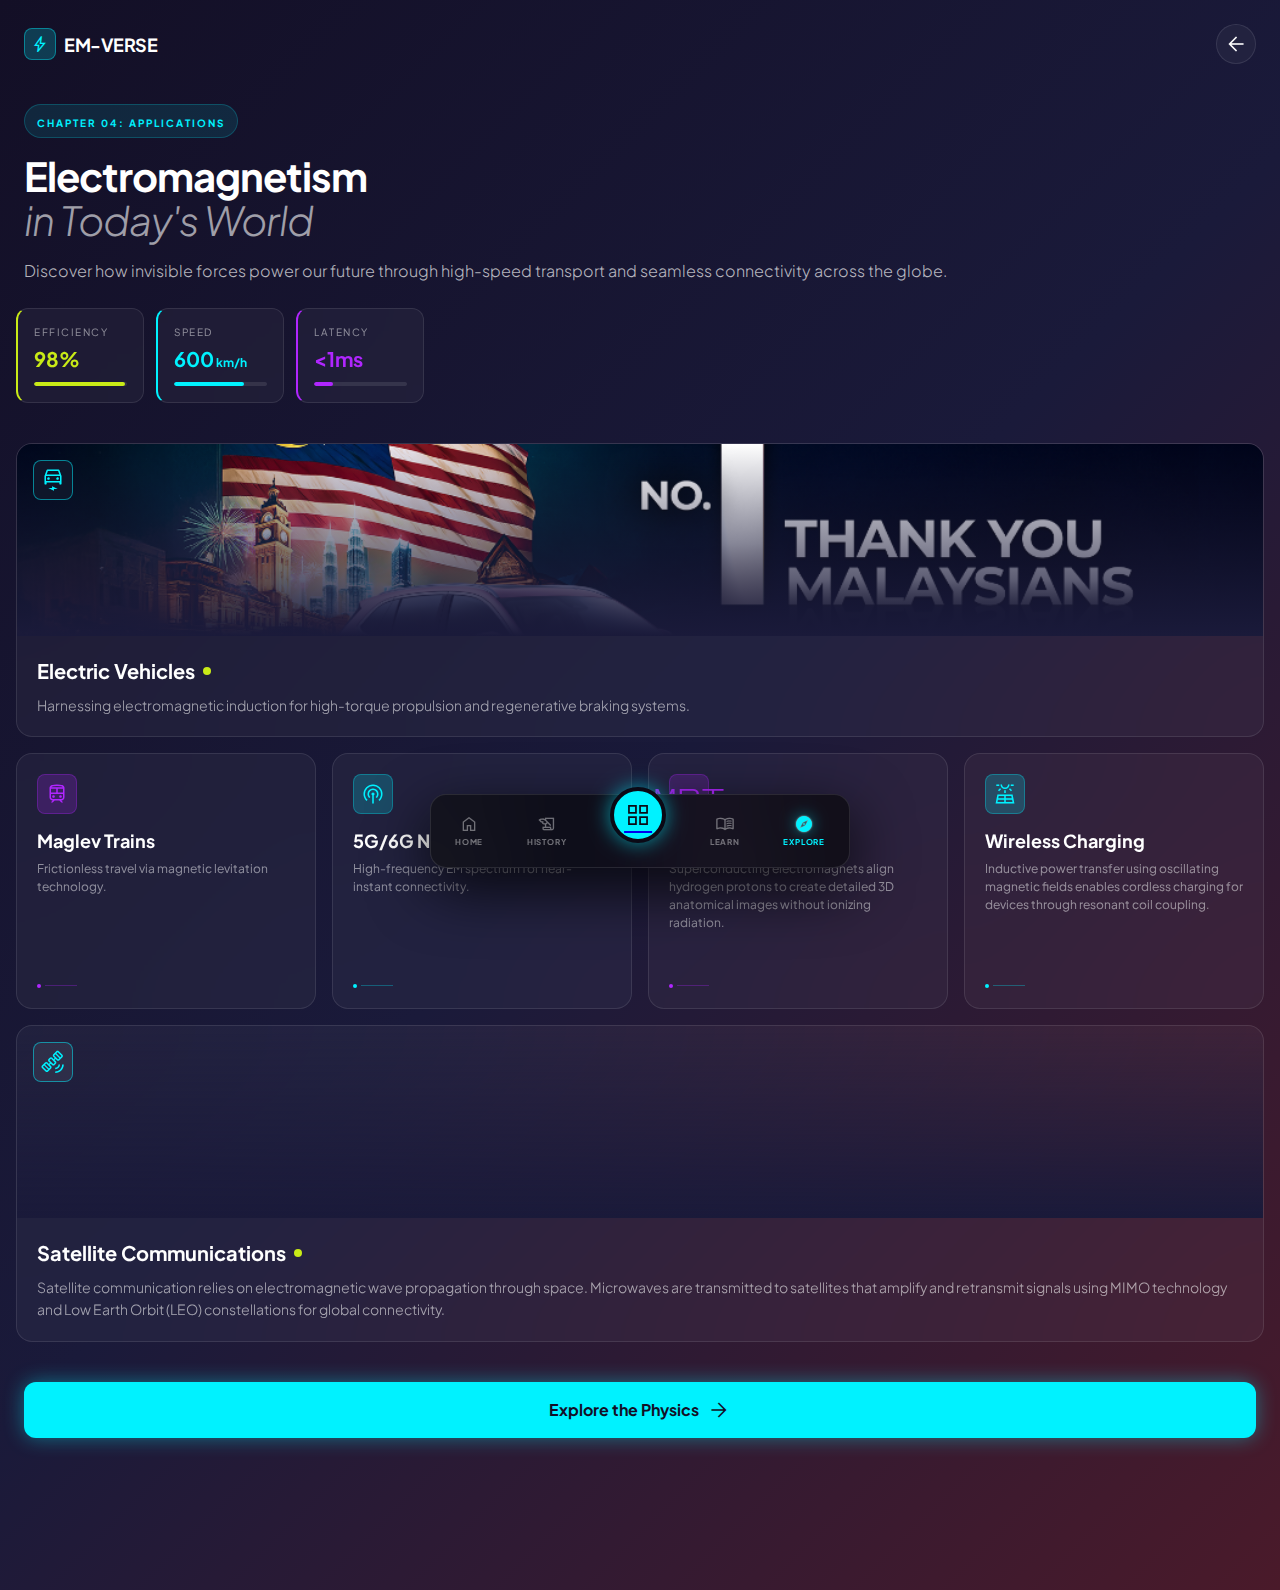
<file: applications.html>
<!DOCTYPE html>
<html lang="en" class="dark">

<head>
    <meta charset="UTF-8">
    <meta name="viewport" content="width=device-width, initial-scale=1.0">
    <meta name="description"
        content="Electromagnetism in Today's World - Discover how invisible forces power our future through high-speed transport and seamless connectivity.">
    <title>Electromagnetism Today | EM-Verse</title>
    <link rel="preconnect" href="https://fonts.googleapis.com">
    <link rel="preconnect" href="https://fonts.gstatic.com" crossorigin>
    <link href="https://fonts.googleapis.com/css2?family=Plus+Jakarta+Sans:wght@300;400;500;600;700;800&display=swap"
        rel="stylesheet">
    <link href="https://fonts.googleapis.com/css2?family=Material+Symbols+Outlined:wght,FILL@100..700,0..1&display=swap"
        rel="stylesheet">
    <link rel="stylesheet" href="landing.css">
    <style>
        /* Applications Page Specific Styles */
        .applications-container {
            min-height: 100vh;
            background: linear-gradient(135deg, var(--primary-dark) 0%, #1A1A3A 50%, #4A1A2A 100%);
            overflow-x: hidden;
            padding-bottom: 8rem;
        }

        /* Nav Header */
        .app-nav {
            display: flex;
            align-items: center;
            justify-content: space-between;
            padding: 1.5rem;
        }

        .app-logo {
            display: flex;
            align-items: center;
            gap: 0.5rem;
        }

        .app-logo-icon {
            width: 32px;
            height: 32px;
            border-radius: 0.5rem;
            background: rgba(0, 242, 255, 0.2);
            display: flex;
            align-items: center;
            justify-content: center;
            border: 1px solid rgba(0, 242, 255, 0.4);
        }

        .app-logo-icon .material-symbols-outlined {
            font-size: 1.25rem;
            color: var(--cyan-glow);
        }

        .app-logo-text {
            font-weight: 700;
            letter-spacing: -0.025em;
            font-size: 1.125rem;
            text-transform: uppercase;
        }

        .menu-btn {
            width: 40px;
            height: 40px;
            border-radius: 50%;
            background: var(--glass-bg);
            backdrop-filter: blur(50px);
            -webkit-backdrop-filter: blur(50px);
            border: 1px solid var(--glass-border);
            display: flex;
            align-items: center;
            justify-content: center;
            cursor: pointer;
        }

        .menu-btn .material-symbols-outlined {
            color: var(--text-primary);
        }

        /* Page Header */
        .page-header {
            padding: 1rem 1.5rem 0.5rem;
        }

        .chapter-badge {
            display: inline-block;
            padding: 0.25rem 0.75rem;
            border-radius: 9999px;
            background: rgba(0, 242, 255, 0.1);
            border: 1px solid rgba(0, 242, 255, 0.2);
            margin-bottom: 1rem;
        }

        .chapter-badge span {
            font-size: 10px;
            font-weight: 700;
            letter-spacing: 0.2em;
            color: var(--cyan-glow);
            text-transform: uppercase;
        }

        .page-title {
            font-size: 2rem;
            font-weight: 700;
            line-height: 1.1;
            letter-spacing: -0.025em;
            margin-bottom: 1rem;
        }

        .page-title .light {
            font-weight: 300;
            font-style: italic;
            color: rgba(255, 255, 255, 0.6);
        }

        .page-description {
            color: rgba(255, 255, 255, 0.7);
            font-size: 1rem;
            line-height: 1.6;
            font-weight: 300;
            max-width: 90%;
        }

        /* Stats Row */
        .stats-section {
            padding: 1rem;
        }

        .stats-scroll {
            display: flex;
            gap: 0.75rem;
            overflow-x: auto;
            padding-bottom: 0.5rem;
            scrollbar-width: none;
            -ms-overflow-style: none;
        }

        .stats-scroll::-webkit-scrollbar {
            display: none;
        }

        .stat-card {
            flex: 0 0 auto;
            width: 128px;
            background: var(--glass-bg);
            backdrop-filter: blur(50px);
            -webkit-backdrop-filter: blur(50px);
            border: 1px solid var(--glass-border);
            padding: 1rem;
            border-radius: 0.75rem;
            border-left: 2px solid;
        }

        .stat-card.lime {
            border-left-color: #C9EB17;
        }

        .stat-card.cyan {
            border-left-color: var(--cyan-glow);
        }

        .stat-card.magenta {
            border-left-color: #B026FF;
        }

        .stat-label {
            font-size: 10px;
            color: rgba(255, 255, 255, 0.5);
            text-transform: uppercase;
            letter-spacing: 0.15em;
            margin-bottom: 0.25rem;
        }

        .stat-value {
            font-size: 1.25rem;
            font-weight: 700;
        }

        .stat-value.lime {
            color: #C9EB17;
        }

        .stat-value.cyan {
            color: var(--cyan-glow);
        }

        .stat-value.magenta {
            color: #B026FF;
        }

        .stat-value span {
            font-size: 0.75rem;
            margin-left: 2px;
        }

        .stat-bar {
            margin-top: 0.5rem;
            width: 100%;
            height: 4px;
            background: rgba(255, 255, 255, 0.1);
            border-radius: 9999px;
            overflow: hidden;
        }

        .stat-bar-fill {
            height: 100%;
            border-radius: 9999px;
        }

        .stat-bar-fill.lime {
            background: #C9EB17;
        }

        .stat-bar-fill.cyan {
            background: var(--cyan-glow);
        }

        .stat-bar-fill.magenta {
            background: #B026FF;
        }

        /* Application Cards */
        .apps-section {
            padding: 1rem;
            display: flex;
            flex-direction: column;
            gap: 1rem;
        }

        .app-card {
            background: var(--glass-bg);
            backdrop-filter: blur(50px);
            -webkit-backdrop-filter: blur(50px);
            border: 1px solid var(--glass-border);
            border-radius: 1rem;
            overflow: hidden;
            text-decoration: none;
            color: inherit;
            display: block;
            transition: all var(--transition-fast);
        }

        .app-card:hover {
            transform: translateY(-4px);
            border-color: rgba(0, 242, 255, 0.3);
            box-shadow: 0 12px 40px rgba(0, 0, 0, 0.4);
        }

        .app-card-image {
            position: relative;
            height: 12rem;
            width: 100%;
            background-size: cover;
            background-position: center;
        }

        .app-card-gradient {
            position: absolute;
            inset: 0;
            background: linear-gradient(to top, #1A1A3A 0%, transparent 100%);
        }

        .app-card-icon {
            position: absolute;
            top: 1rem;
            left: 1rem;
            width: 40px;
            height: 40px;
            border-radius: 0.5rem;
            background: var(--glass-bg);
            backdrop-filter: blur(50px);
            -webkit-backdrop-filter: blur(50px);
            border: 1px solid rgba(0, 242, 255, 0.5);
            display: flex;
            align-items: center;
            justify-content: center;
        }

        .app-card-icon .material-symbols-outlined {
            color: var(--cyan-glow);
        }

        .app-card-content {
            padding: 1.25rem;
        }

        .app-card-title {
            font-size: 1.25rem;
            font-weight: 700;
            margin-bottom: 0.5rem;
            display: flex;
            align-items: center;
            gap: 0.5rem;
        }

        .live-dot {
            width: 8px;
            height: 8px;
            border-radius: 50%;
            background: #C9EB17;
            animation: pulse 2s ease-in-out infinite;
        }

        .app-card-description {
            font-size: 0.875rem;
            color: rgba(255, 255, 255, 0.6);
            font-weight: 300;
            line-height: 1.6;
        }

        /* Small Cards Grid */
        .small-cards-grid {
            display: grid;
            grid-template-columns: repeat(2, 1fr);
            gap: 1rem;
        }

        .small-card {
            background: var(--glass-bg);
            backdrop-filter: blur(50px);
            -webkit-backdrop-filter: blur(50px);
            border: 1px solid var(--glass-border);
            border-top: 1px solid rgba(255, 255, 255, 0.1);
            padding: 1.25rem;
            border-radius: 1rem;
            display: flex;
            flex-direction: column;
            height: 16rem;
            justify-content: space-between;
            text-decoration: none;
            color: inherit;
            transition: all var(--transition-fast);
            cursor: pointer;
        }

        .small-card:hover {
            transform: translateY(-4px);
            border-color: rgba(0, 242, 255, 0.3);
        }

        .small-card.magenta:hover {
            border-color: rgba(176, 38, 255, 0.4);
        }

        .small-card-icon {
            width: 40px;
            height: 40px;
            border-radius: 0.5rem;
            display: flex;
            align-items: center;
            justify-content: center;
            margin-bottom: 1rem;
        }

        .small-card-icon.magenta {
            background: rgba(176, 38, 255, 0.2);
            border: 1px solid rgba(176, 38, 255, 0.3);
        }

        .small-card-icon.magenta .material-symbols-outlined {
            color: #B026FF;
        }

        .small-card-icon.cyan {
            background: rgba(0, 242, 255, 0.2);
            border: 1px solid rgba(0, 242, 255, 0.3);
        }

        .small-card-icon.cyan .material-symbols-outlined {
            color: var(--cyan-glow);
        }

        .small-card-title {
            font-size: 1.125rem;
            font-weight: 700;
            line-height: 1.2;
            margin-bottom: 0.5rem;
        }

        .small-card-description {
            font-size: 0.75rem;
            color: rgba(255, 255, 255, 0.5);
            line-height: 1.5;
        }

        .small-card-footer {
            padding-top: 1rem;
            margin-top: auto;
        }

        .small-card-indicator {
            display: flex;
            align-items: center;
            gap: 0.25rem;
        }

        .indicator-dot {
            width: 4px;
            height: 4px;
            border-radius: 50%;
        }

        .indicator-dot.magenta {
            background: #B026FF;
        }

        .indicator-dot.cyan {
            background: var(--cyan-glow);
        }

        .indicator-line {
            width: 2rem;
            height: 1px;
            opacity: 0.3;
        }

        .indicator-line.magenta {
            background: #B026FF;
        }

        .indicator-line.cyan {
            background: var(--cyan-glow);
        }

        /* CTA Section */
        .cta-section {
            padding: 1.5rem;
        }

        .cta-btn {
            width: 100%;
            height: 56px;
            background: var(--cyan-glow);
            border: none;
            border-radius: 0.75rem;
            font-weight: 700;
            color: var(--text-primary);
            display: flex;
            align-items: center;
            justify-content: center;
            gap: 0.5rem;
            cursor: pointer;
            box-shadow: 0 0 20px rgba(0, 242, 255, 0.4);
            transition: all var(--transition-fast);
            text-decoration: none;
        }

        .cta-btn:hover {
            transform: scale(0.98);
            box-shadow: 0 0 30px rgba(0, 242, 255, 0.6);
        }

        .cta-btn:active {
            transform: scale(0.96);
        }

        .cta-btn span {
            color: var(--primary-dark);
        }

        .cta-btn .material-symbols-outlined {
            color: var(--primary-dark);
        }

        @media (min-width: 768px) {
            .page-title {
                font-size: 2.5rem;
            }

            .small-cards-grid {
                grid-template-columns: repeat(4, 1fr);
            }

            .small-card {
                height: auto;
                min-height: 16rem;
            }
        }
    </style>
</head>

<body>
    <div class="applications-container">
        <!-- Nav Header -->
        <nav class="app-nav">
            <div class="app-logo">
                <div class="app-logo-icon">
                    <span class="material-symbols-outlined">bolt</span>
                </div>
                <span class="app-logo-text">EM-Verse</span>
            </div>
            <button class="menu-btn" onclick="window.history.back()">
                <span class="material-symbols-outlined">arrow_back</span>
            </button>
        </nav>

        <!-- Page Header -->
        <header class="page-header">
            <div class="chapter-badge">
                <span>Chapter 04: Applications</span>
            </div>
            <h1 class="page-title">
                Electromagnetism <br>
                <span class="light">in Today's World</span>
            </h1>
            <p class="page-description">
                Discover how invisible forces power our future through high-speed transport and seamless connectivity
                across the globe.
            </p>
        </header>

        <!-- Stats Section -->
        <section class="stats-section">
            <div class="stats-scroll">
                <div class="stat-card lime">
                    <p class="stat-label">Efficiency</p>
                    <p class="stat-value lime">98%</p>
                    <div class="stat-bar">
                        <div class="stat-bar-fill lime" style="width: 98%;"></div>
                    </div>
                </div>
                <div class="stat-card cyan">
                    <p class="stat-label">Speed</p>
                    <p class="stat-value cyan">600<span>km/h</span></p>
                    <div class="stat-bar">
                        <div class="stat-bar-fill cyan" style="width: 75%;"></div>
                    </div>
                </div>
                <div class="stat-card magenta">
                    <p class="stat-label">Latency</p>
                    <p class="stat-value magenta">&lt;1ms</p>
                    <div class="stat-bar">
                        <div class="stat-bar-fill magenta" style="width: 20%;"></div>
                    </div>
                </div>
            </div>
        </section>

        <!-- Applications Section -->
        <main class="apps-section">
            <!-- Electric Vehicles Card -->
            <a href="tech-ev.html" class="app-card">
                <div class="app-card-image"
                    style="background-image: url('images/proton-emas7-ev.png'); background-size: cover; background-position: center;">
                    <div class="app-card-gradient"></div>
                    <div class="app-card-icon">
                        <span class="material-symbols-outlined">electric_car</span>
                    </div>
                </div>
                <div class="app-card-content">
                    <h3 class="app-card-title">
                        Electric Vehicles
                        <span class="live-dot"></span>
                    </h3>
                    <p class="app-card-description">
                        Harnessing electromagnetic induction for high-torque propulsion and regenerative braking
                        systems.
                    </p>
                </div>
            </a>

            <!-- Small Cards Grid -->
            <div class="small-cards-grid">
                <a href="tech-maglev.html" class="small-card magenta">
                    <div>
                        <div class="small-card-icon magenta">
                            <span class="material-symbols-outlined">train</span>
                        </div>
                        <h3 class="small-card-title">Maglev Trains</h3>
                        <p class="small-card-description">Frictionless travel via magnetic levitation technology.</p>
                    </div>
                    <div class="small-card-footer">
                        <div class="small-card-indicator">
                            <div class="indicator-dot magenta"></div>
                            <div class="indicator-line magenta"></div>
                        </div>
                    </div>
                </a>

                <a href="tech-5g-6g.html" class="small-card">
                    <div>
                        <div class="small-card-icon cyan">
                            <span class="material-symbols-outlined">podcasts</span>
                        </div>
                        <h3 class="small-card-title">5G/6G Networks</h3>
                        <p class="small-card-description">High-frequency EM spectrum for near-instant connectivity.</p>
                    </div>
                    <div class="small-card-footer">
                        <div class="small-card-indicator">
                            <div class="indicator-dot cyan"></div>
                            <div class="indicator-line cyan"></div>
                        </div>
                    </div>
                </a>

                <a href="tech-mri.html" class="small-card magenta">
                    <div>
                        <div class="small-card-icon magenta">
                            <span class="material-symbols-outlined">mri</span>
                        </div>
                        <h3 class="small-card-title">MRI Scanners</h3>
                        <p class="small-card-description">Superconducting electromagnets align hydrogen protons to
                            create detailed 3D anatomical images without ionizing radiation.</p>
                    </div>
                    <div class="small-card-footer">
                        <div class="small-card-indicator">
                            <div class="indicator-dot magenta"></div>
                            <div class="indicator-line magenta"></div>
                        </div>
                    </div>
                </a>

                <a href="tech-wireless-charging.html" class="small-card">
                    <div>
                        <div class="small-card-icon cyan">
                            <span class="material-symbols-outlined">solar_power</span>
                        </div>
                        <h3 class="small-card-title">Wireless Charging</h3>
                        <p class="small-card-description">Inductive power transfer using oscillating magnetic fields
                            enables cordless charging for devices through resonant coil coupling.</p>
                    </div>
                    <div class="small-card-footer">
                        <div class="small-card-indicator">
                            <div class="indicator-dot cyan"></div>
                            <div class="indicator-line cyan"></div>
                        </div>
                    </div>
                </a>
            </div>

            <!-- Additional Applications -->
            <a href="tech-satellite.html" class="app-card">
                <div class="app-card-image"
                    style="background-image: url('https://images.unsplash.com/photo-1451187580459-43490279c0fa?q=80&w=2072&auto=format&fit=crop');">
                    <div class="app-card-gradient"></div>
                    <div class="app-card-icon">
                        <span class="material-symbols-outlined">satellite_alt</span>
                    </div>
                </div>
                <div class="app-card-content">
                    <h3 class="app-card-title">
                        Satellite Communications
                        <span class="live-dot"></span>
                    </h3>
                    <p class="app-card-description">
                        Satellite communication relies on electromagnetic wave propagation through space. Microwaves are
                        transmitted to satellites that amplify and retransmit signals using MIMO technology and Low
                        Earth Orbit (LEO) constellations for global connectivity.
                    </p>
                </div>
            </a>
        </main>

        <!-- CTA Section -->
        <section class="cta-section">
            <a href="index.html" class="cta-btn">
                <span>Explore the Physics</span>
                <span class="material-symbols-outlined">arrow_forward</span>
            </a>
        </section>

        <!-- Bottom Navigation -->
        <nav class="bottom-nav">
            <div class="nav-container glass-nav">
                <a href="landing.html" class="nav-item">
                    <span class="material-symbols-outlined">home</span>
                    <span class="nav-label">HOME</span>
                </a>

                <a href="history.html" class="nav-item">
                    <span class="material-symbols-outlined">history_edu</span>
                    <span class="nav-label">HISTORY</span>
                </a>

                <div class="nav-search">
                    <a href="index.html" class="search-btn">
                        <span class="material-symbols-outlined">grid_view</span>
                    </a>
                </div>

                <a href="syllabus.html" class="nav-item">
                    <span class="material-symbols-outlined">menu_book</span>
                    <span class="nav-label">LEARN</span>
                </a>

                <a href="applications.html" class="nav-item active">
                    <span class="material-symbols-outlined filled">explore</span>
                    <span class="nav-label">EXPLORE</span>
                </a>
            </div>
        </nav>
    </div>

    <script>
        // Material symbols filled for active state
        document.querySelectorAll('.material-symbols-outlined.filled').forEach(icon => {
            icon.style.fontVariationSettings = "'FILL' 1, 'wght' 300, 'GRAD' 0, 'opsz' 24";
        });
    </script>
</body>

</html>
</file>
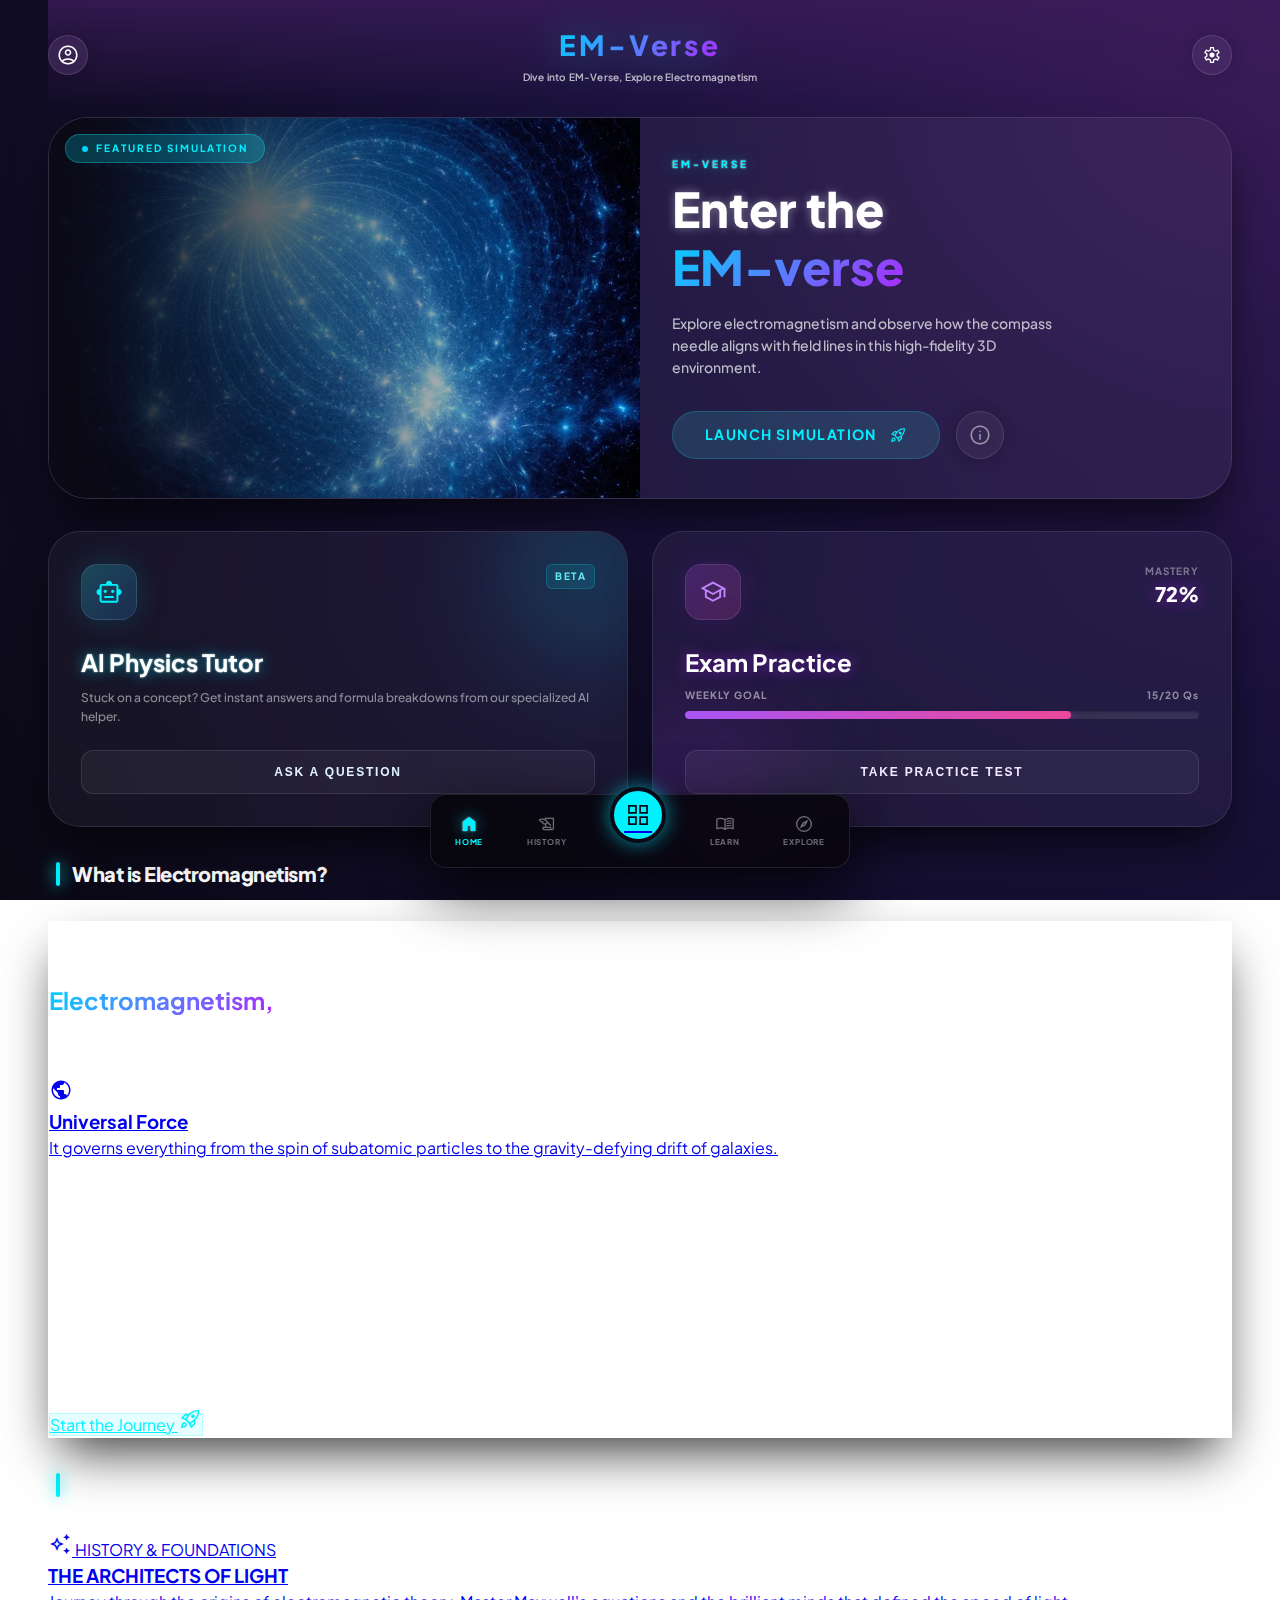
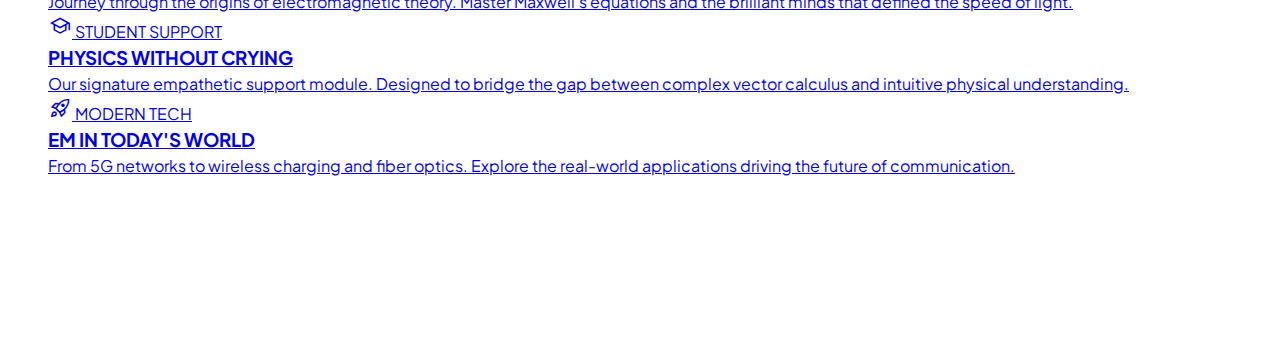
<file: landing.html>
<!DOCTYPE html>
<html lang="en" class="dark">

<head>
    <meta charset="UTF-8">
    <meta name="viewport" content="width=device-width, initial-scale=1.0">
    <meta name="description"
        content="Interactive 3D Electromagnetic Lab Simulator - Learn electromagnetic concepts through visual simulations including bar magnets, solenoids, induction, and more.">
    <title>EM-Verse | Explore Electromagnetism</title>
    <link rel="preconnect" href="https://fonts.googleapis.com">
    <link rel="preconnect" href="https://fonts.gstatic.com" crossorigin>
    <link href="https://fonts.googleapis.com/css2?family=Plus+Jakarta+Sans:wght@300;400;500;600;700;800&display=swap"
        rel="stylesheet">
    <link href="https://fonts.googleapis.com/css2?family=Material+Symbols+Outlined:wght,FILL@100..700,0..1&display=swap"
        rel="stylesheet">
    <link rel="stylesheet" href="landing.css">
</head>

<body>
    <div id="app" class="portal-container">
        <!-- Header -->
        <header class="portal-header">
            <div class="header-btn glass-button">
                <span class="material-symbols-outlined">account_circle</span>
            </div>

            <div class="header-title">
                <h1 class="header-headline">EM-<span class="accent">Verse</span></h1>
                <p class="subtitle">Dive into EM-Verse, Explore Electromagnetism</p>
            </div>

            <div class="header-btn glass-button">
                <button class="settings-btn">
                    <span class="material-symbols-outlined">settings</span>
                </button>
            </div>
        </header>

        <!-- Main Content -->
        <main class="portal-main">
            <!-- Featured Card -->
            <section class="featured-section">
                <div class="featured-card glass-card">
                    <div class="featured-gradient-overlay"></div>
                    <div class="featured-grid">
                        <div class="featured-image-container">
                            <div class="featured-image"
                                style="background-image: url('assets/images/em-verse-landing.jpg');">
                            </div>
                            <div class="featured-image-gradient"></div>
                            <div class="featured-badge">
                                <span class="pulse-dot"></span>
                                Featured Simulation
                            </div>
                        </div>

                        <div class="featured-content">
                            <span class="featured-label">EM-Verse</span>
                            <h2 class="featured-title">
                                Enter the <br><span class="gradient-text">EM-verse</span>
                            </h2>
                            <p class="featured-description">
                                Explore electromagnetism and observe how the compass needle aligns with field lines in
                                this high-fidelity 3D environment.
                            </p>
                            <div class="featured-actions">
                                <a href="index.html" class="launch-btn glass-button-primary">
                                    <span>LAUNCH SIMULATION</span>
                                    <span class="material-symbols-outlined">rocket_launch</span>
                                </a>
                                <button class="info-btn glass-button">
                                    <span class="material-symbols-outlined">info</span>
                                </button>
                            </div>
                        </div>
                    </div>
                </div>
            </section>

            <!-- Widget Row -->
            <section class="widgets-section">
                <div class="widget-card glass-card ai-tutor-widget" id="ai-tutor-trigger" onclick="openAITutorModal()">
                    <div class="widget-glow cyan"></div>
                    <div class="widget-content">
                        <div class="widget-header">
                            <div class="widget-icon cyan">
                                <span class="material-symbols-outlined">smart_toy</span>
                            </div>
                            <span class="widget-badge">BETA</span>
                        </div>
                        <div class="widget-body">
                            <h3 class="widget-title cyan">AI Physics Tutor</h3>
                            <p class="widget-description">Stuck on a concept? Get instant answers and formula breakdowns
                                from our specialized AI helper.</p>
                        </div>
                        <button class="widget-action-btn" onclick="event.stopPropagation(); openAITutorModal()">
                            <span>ASK A QUESTION</span>
                        </button>
                    </div>
                </div>

                <div class="widget-card glass-card exam-widget" onclick="openExamPracticeModal()">
                    <div class="widget-glow purple"></div>
                    <div class="widget-content">
                        <div class="widget-header">
                            <div class="widget-icon purple">
                                <span class="material-symbols-outlined">school</span>
                            </div>
                            <div class="mastery-stats">
                                <p class="mastery-label">Mastery</p>
                                <p class="mastery-value">72%</p>
                            </div>
                        </div>
                        <div class="widget-body">
                            <h3 class="widget-title purple">Exam Practice</h3>
                            <div class="progress-container">
                                <div class="progress-info">
                                    <span>WEEKLY GOAL</span>
                                    <span>15/20 Qs</span>
                                </div>
                                <div class="progress-bar">
                                    <div class="progress-fill" style="width: 75%;"></div>
                                </div>
                            </div>
                        </div>
                        <button class="widget-action-btn purple"
                            onclick="event.stopPropagation(); openExamPracticeModal()">
                            <span>TAKE PRACTICE TEST</span>
                        </button>
                    </div>
                </div>
            </section>

            <!-- What is Electromagnetism Section -->
            <section class="em-intro-section">
                <div class="section-header">
                    <div class="section-title">
                        <span class="title-accent"></span>
                        What is Electromagnetism?
                    </div>
                </div>
                <div class="em-intro-card glass-card">
                    <div class="em-intro-header">
                        <div class="em-badge">
                            <span class="pulse-dot"></span>
                            The Core Foundation
                        </div>
                        <h2 class="em-intro-title">
                            What is <br><span class="gradient-text">Electromagnetism,</span><br> really?
                        </h2>
                        <p class="em-intro-description">
                            Beyond the formulas lies the pulse of reality. Master the force that powers the universe.
                        </p>
                    </div>
                    <div class="em-features">
                        <a href="syllabus.html" class="em-feature-item">
                            <div class="em-feature-icon cyan">
                                <span class="material-symbols-outlined">public</span>
                            </div>
                            <div class="em-feature-content">
                                <h3 class="em-feature-title cyan">Universal Force</h3>
                                <p class="em-feature-description">It governs everything from the spin of subatomic
                                    particles to the gravity-defying drift of galaxies.</p>
                            </div>
                        </a>
                        <div class="em-feature-item">
                            <div class="em-feature-icon purple">
                                <span class="material-symbols-outlined">settings_input_component</span>
                            </div>
                            <div class="em-feature-content">
                                <h3 class="em-feature-title purple">Engineering Power</h3>
                                <p class="em-feature-description">The ultimate bridge between abstract physics and the
                                    circuit boards in your pocket.</p>
                            </div>
                        </div>
                        <div class="em-feature-item">
                            <div class="em-feature-icon white">
                                <span class="material-symbols-outlined">psychology</span>
                            </div>
                            <div class="em-feature-content">
                                <h3 class="em-feature-title">Cognitive Leap</h3>
                                <p class="em-feature-description">Mastering these fields rewires your brain to solve
                                    complex problems with unprecedented clarity.</p>
                            </div>
                        </div>
                        <div class="em-feature-item">
                            <div class="em-feature-icon red">
                                <span class="material-symbols-outlined">bolt</span>
                            </div>
                            <div class="em-feature-content">
                                <h3 class="em-feature-title red">Formula to Tech</h3>
                                <p class="em-feature-description">Move past the textbook. Learn how a single Maxwell
                                    equation becomes a global communications network.</p>
                            </div>
                        </div>
                    </div>
                    <a href="history.html" class="em-cta-btn glass-button-primary">
                        <span>Start the Journey</span>
                        <span class="material-symbols-outlined">rocket_launch</span>
                    </a>
                </div>
            </section>

            <!-- Core Modules Section -->
            <section class="core-modules-section">
                <div class="section-header">
                    <div class="section-title">
                        <span class="title-accent"></span>
                        Explore More
                    </div>
                </div>
                <div class="core-modules-grid">
                    <!-- History & Foundations Card -->
                    <a href="history.html" class="module-feature-card">
                        <div class="module-card-image"
                            style="background-image: url('assets/images/history-card-bg.png');"></div>
                        <div class="module-card-gradient"></div>
                        <div class="module-card-content">
                            <div class="module-card-badge cyan">
                                <span class="material-symbols-outlined">auto_awesome</span>
                                <span>HISTORY & FOUNDATIONS</span>
                            </div>
                            <h3 class="module-card-title">THE ARCHITECTS OF LIGHT</h3>
                            <p class="module-card-description">Journey through the origins of electromagnetic theory.
                                Master Maxwell's equations and the brilliant minds that defined the speed of light.</p>
                        </div>
                    </a>

                    <!-- Student Support Card -->
                    <a href="syllabus.html" class="module-feature-card">
                        <div class="module-card-image"
                            style="background-image: url('assets/images/physics-card-bg.png');"></div>
                        <div class="module-card-gradient"></div>
                        <div class="module-card-content">
                            <div class="module-card-badge green">
                                <span class="material-symbols-outlined">school</span>
                                <span>STUDENT SUPPORT</span>
                            </div>
                            <h3 class="module-card-title">PHYSICS WITHOUT CRYING</h3>
                            <p class="module-card-description">Our signature empathetic support module. Designed to
                                bridge the gap between complex vector calculus and intuitive physical understanding.</p>
                        </div>
                    </a>

                    <!-- Modern Tech Card -->
                    <a href="applications.html" class="module-feature-card">
                        <div class="module-card-image"
                            style="background-image: url('assets/images/modern-tech-bg.png');"></div>
                        <div class="module-card-gradient"></div>
                        <div class="module-card-content">
                            <div class="module-card-badge magenta">
                                <span class="material-symbols-outlined">rocket_launch</span>
                                <span>MODERN TECH</span>
                            </div>
                            <h3 class="module-card-title">EM IN TODAY'S WORLD</h3>
                            <p class="module-card-description">From 5G networks to wireless charging and fiber optics.
                                Explore the real-world applications driving the future of communication.</p>
                        </div>
                    </a>
                </div>
            </section>

        </main>

        <!-- Bottom Navigation -->
        <nav class="bottom-nav">
            <div class="nav-container glass-nav">
                <div class="nav-item active">
                    <span class="material-symbols-outlined filled">home</span>
                    <span class="nav-label">HOME</span>
                </div>

                <a href="history.html" class="nav-item">
                    <span class="material-symbols-outlined">history_edu</span>
                    <span class="nav-label">HISTORY</span>
                </a>

                <div class="nav-search">
                    <a href="index.html" class="search-btn">
                        <span class="material-symbols-outlined">grid_view</span>
                    </a>
                </div>

                <a href="syllabus.html" class="nav-item">
                    <span class="material-symbols-outlined">menu_book</span>
                    <span class="nav-label">LEARN</span>
                </a>

                <a href="applications.html" class="nav-item">
                    <span class="material-symbols-outlined">explore</span>
                    <span class="nav-label">EXPLORE</span>
                </a>
            </div>
        </nav>
    </div>

    <!-- AI Tutor Modal -->
    <div id="ai-tutor-modal" class="modal-overlay" onclick="closeAITutorModal(event)">
        <div class="modal-container glass-card" onclick="event.stopPropagation()">
            <div class="modal-header">
                <div class="modal-title-area">
                    <div class="widget-icon cyan">
                        <span class="material-symbols-outlined">smart_toy</span>
                    </div>
                    <div>
                        <h2 class="modal-title">AI Physics Tutor</h2>
                        <p class="modal-subtitle">Powered by Gemini AI</p>
                    </div>
                </div>
                <button class="modal-close-btn" onclick="closeAITutorModal(event)">
                    <span class="material-symbols-outlined">close</span>
                </button>
            </div>
            <div class="modal-body">
                <div class="chat-container" id="ai-chat-container">
                    <div class="chat-welcome">
                        <span class="material-symbols-outlined chat-icon">psychology</span>
                        <h3>Welcome to AI Physics Tutor!</h3>
                        <p>Ask me anything about electromagnetism, from basic concepts to complex problems.</p>
                    </div>
                </div>
                <div class="chat-input-area">
                    <input type="text" id="ai-chat-input" placeholder="Ask a question about electromagnetism..."
                        onkeypress="if(event.key==='Enter') sendAIMessage()">
                    <button class="send-btn" onclick="sendAIMessage()">
                        <span class="material-symbols-outlined">send</span>
                    </button>
                </div>
            </div>
        </div>
    </div>

    <!-- Exam Practice Modal -->
    <div id="exam-practice-modal" class="modal-overlay" onclick="closeExamPracticeModal(event)">
        <div class="modal-container glass-card exam-modal" onclick="event.stopPropagation()">
            <div class="modal-header">
                <div class="modal-title-area">
                    <div class="widget-icon purple">
                        <span class="material-symbols-outlined">school</span>
                    </div>
                    <div>
                        <h2 class="modal-title">Exam Practice</h2>
                        <p class="modal-subtitle">Test your EM knowledge</p>
                    </div>
                </div>
                <button class="modal-close-btn" onclick="closeExamPracticeModal(event)">
                    <span class="material-symbols-outlined">close</span>
                </button>
            </div>
            <div class="modal-body exam-body">
                <div class="exam-question-area" id="exam-question-area">
                    <div class="exam-welcome">
                        <span class="material-symbols-outlined exam-icon">quiz</span>
                        <h3>Ready to Practice?</h3>
                        <p>Challenge yourself with electromagnetism questions to test your understanding.</p>
                        <button class="start-exam-btn glass-button-primary" onclick="startExamPractice()">
                            <span>START PRACTICE</span>
                            <span class="material-symbols-outlined">play_arrow</span>
                        </button>
                    </div>
                </div>
            </div>
        </div>
    </div>

    <!-- Puzzle Intro Modal (for Launch Simulation) -->
    <div id="puzzle-intro-modal" class="modal-overlay" onclick="closePuzzleModal(event)">
        <div class="modal-container glass-card puzzle-modal" onclick="event.stopPropagation()">
            <div class="modal-header">
                <div class="modal-title-area">
                    <div class="widget-icon cyan">
                        <span class="material-symbols-outlined">extension</span>
                    </div>
                    <div>
                        <h2 class="modal-title">Welcome to EM-Verse!</h2>
                        <p class="modal-subtitle">Build to understand</p>
                    </div>
                </div>
                <button class="modal-close-btn" onclick="closePuzzleModal(event)">
                    <span class="material-symbols-outlined">close</span>
                </button>
            </div>
            <div class="modal-body puzzle-body">
                <div class="puzzle-intro-content">
                    <div class="puzzle-icon-large">
                        <span class="material-symbols-outlined">toys_and_games</span>
                    </div>
                    <h3>Start with the Bar Magnet Puzzle</h3>
                    <p>Before diving into the simulations, we recommend completing the Assembly Puzzle to understand how
                        a bar magnet works from the ground up.</p>

                    <div class="puzzle-buttons">
                        <a href="index.html#assembly" class="puzzle-start-btn glass-button-primary">
                            <span class="material-symbols-outlined">extension</span>
                            <span>START PUZZLE</span>
                        </a>
                        <a href="index.html#barMagnet" class="puzzle-skip-btn glass-button">
                            <span>Skip & Explore</span>
                            <span class="material-symbols-outlined">arrow_forward</span>
                        </a>
                    </div>
                </div>
            </div>
        </div>
    </div>

    <script>
        // Modal Functions
        function openAITutorModal() {
            document.getElementById('ai-tutor-modal').classList.add('active');
            document.body.style.overflow = 'hidden';
        }

        function closeAITutorModal(event) {
            if (event) event.stopPropagation();
            document.getElementById('ai-tutor-modal').classList.remove('active');
            document.body.style.overflow = '';
        }

        function openExamPracticeModal() {
            document.getElementById('exam-practice-modal').classList.add('active');
            document.body.style.overflow = 'hidden';
        }

        function closeExamPracticeModal(event) {
            if (event) event.stopPropagation();
            document.getElementById('exam-practice-modal').classList.remove('active');
            document.body.style.overflow = '';
        }

        function openPuzzleModal() {
            document.getElementById('puzzle-intro-modal').classList.add('active');
            document.body.style.overflow = 'hidden';
        }

        function closePuzzleModal(event) {
            if (event) event.stopPropagation();
            document.getElementById('puzzle-intro-modal').classList.remove('active');
            document.body.style.overflow = '';
        }

        // AI Tutor chat placeholder
        function sendAIMessage() {
            const input = document.getElementById('ai-chat-input');
            const message = input.value.trim();
            if (!message) return;

            const container = document.getElementById('ai-chat-container');
            // Clear welcome if present
            const welcome = container.querySelector('.chat-welcome');
            if (welcome) welcome.remove();

            // Add user message
            container.innerHTML += `<div class="chat-message user"><p>${message}</p></div>`;

            // Add AI response placeholder
            container.innerHTML += `<div class="chat-message ai"><p>This AI Tutor feature is coming soon! For now, explore the simulations to learn about electromagnetism.</p></div>`;

            input.value = '';
            container.scrollTop = container.scrollHeight;
        }

        // Exam Practice placeholder
        function startExamPractice() {
            const area = document.getElementById('exam-question-area');
            area.innerHTML = `
                <div class="exam-question">
                    <span class="question-number">Question 1 of 10</span>
                    <h3>What is the direction of the magnetic field inside a solenoid?</h3>
                    <div class="answer-options">
                        <button class="answer-btn" onclick="selectAnswer(this)">A. Circular around the wire</button>
                        <button class="answer-btn" onclick="selectAnswer(this)">B. Parallel to the axis of the solenoid</button>
                        <button class="answer-btn" onclick="selectAnswer(this)">C. Perpendicular to the axis</button>
                        <button class="answer-btn" onclick="selectAnswer(this)">D. Random directions</button>
                    </div>
                    <p class="exam-coming-soon">Full exam practice is coming soon!</p>
                </div>
            `;
        }

        function selectAnswer(btn) {
            document.querySelectorAll('.answer-btn').forEach(b => b.classList.remove('selected'));
            btn.classList.add('selected');
        }

        // Handle module card clicks
        document.querySelectorAll('.module-card').forEach(card => {
            card.addEventListener('click', (e) => {
                if (e.target.closest('a')) return; // Let links work normally
                const module = card.dataset.module;
                window.location.href = `index.html#${module}`;
            });
        });

        // Handle featured card / Launch Simulation - show puzzle intro modal
        document.querySelector('.launch-btn').addEventListener('click', (e) => {
            e.preventDefault();
            openPuzzleModal();
        });

        document.querySelector('.featured-card').addEventListener('click', (e) => {
            if (e.target.closest('a') || e.target.closest('button')) return;
            openPuzzleModal();
        });

        // Material symbols filled for active state
        document.querySelectorAll('.material-symbols-outlined.filled').forEach(icon => {
            icon.style.fontVariationSettings = "'FILL' 1, 'wght' 300, 'GRAD' 0, 'opsz' 24";
        });

        // Close modals on Escape key
        document.addEventListener('keydown', (e) => {
            if (e.key === 'Escape') {
                closeAITutorModal();
                closeExamPracticeModal();
                closePuzzleModal();
            }
        });
    </script>
</body>

</html>
</file>
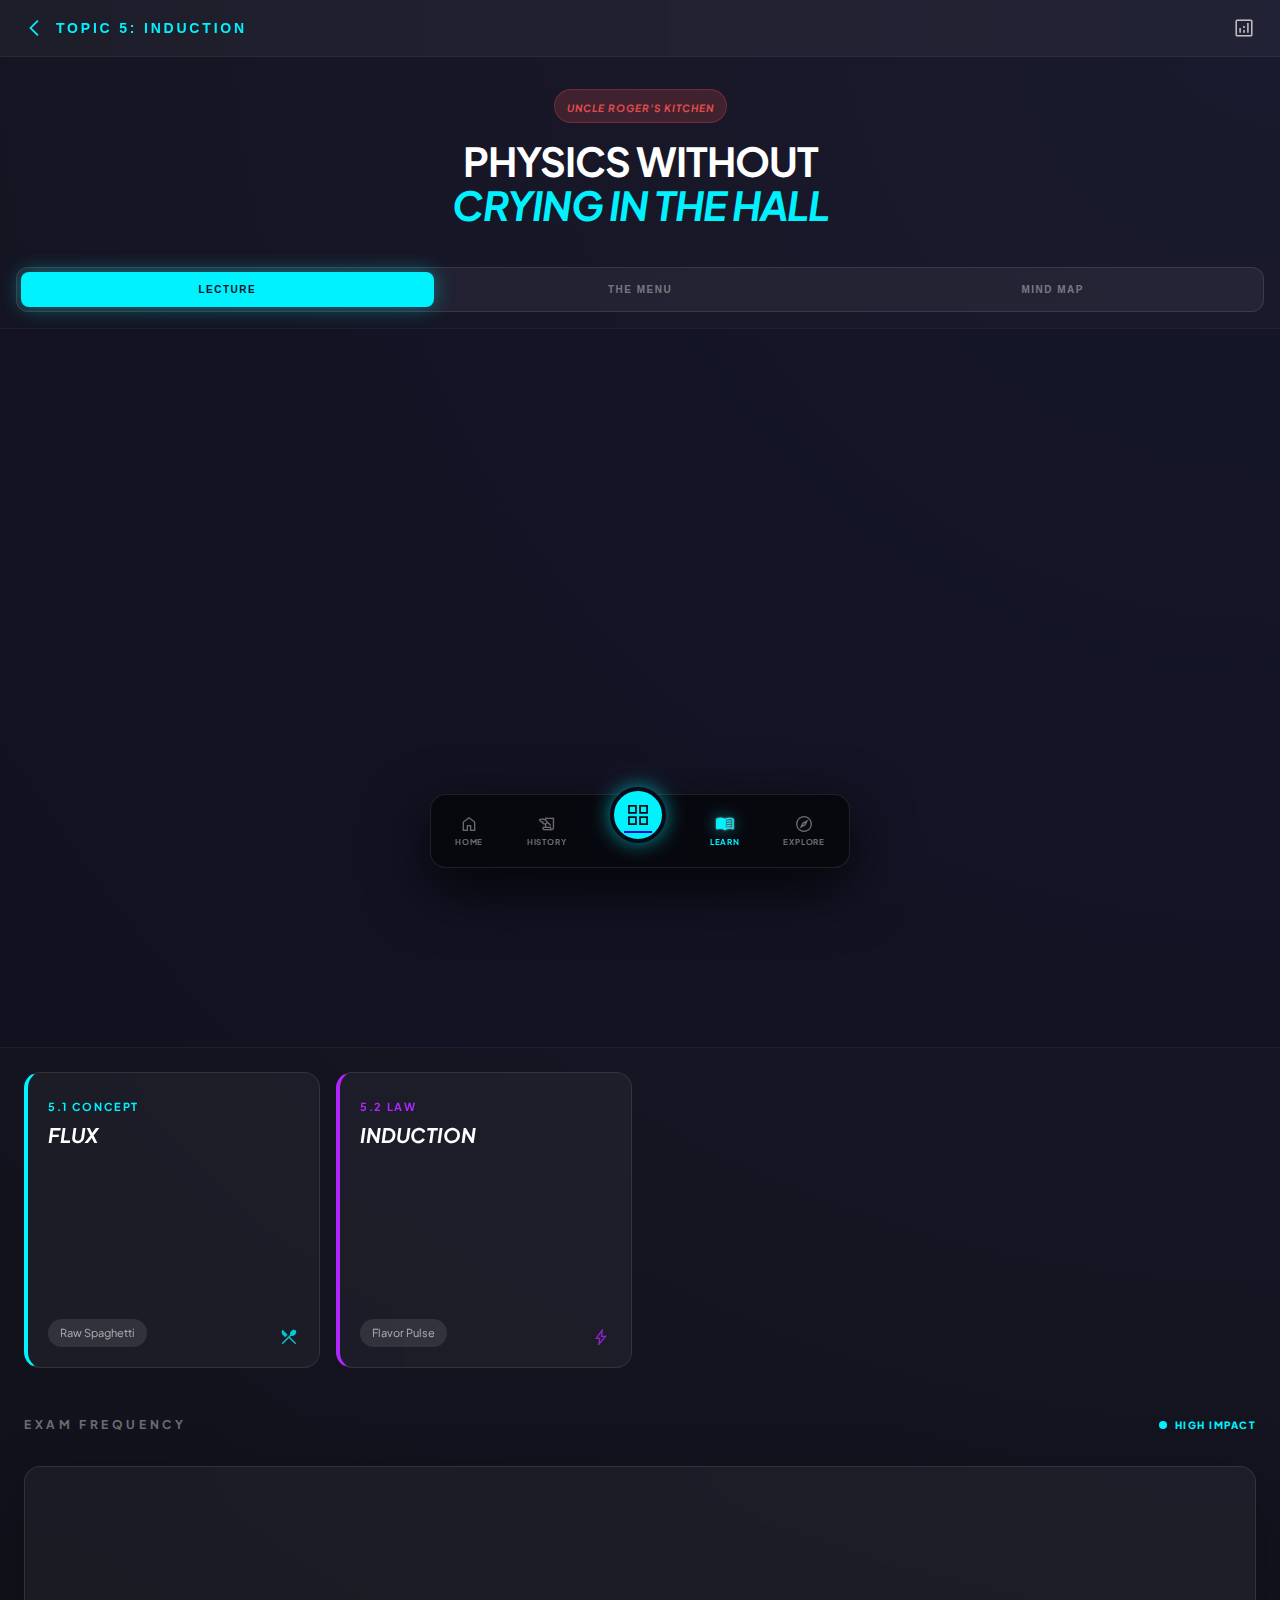
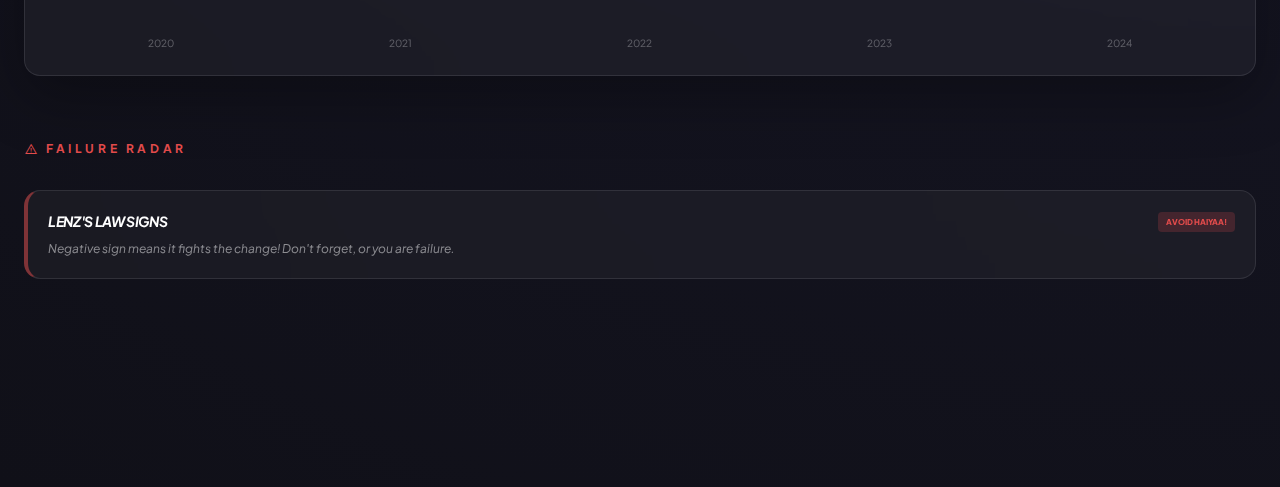
<file: syllabus.html>
<!DOCTYPE html>
<html lang="en" class="dark">

<head>
    <meta charset="UTF-8">
    <meta name="viewport" content="width=device-width, initial-scale=1.0">
    <meta name="description"
        content="Physics without Crying in the Hall - Master Electromagnetic Induction with interactive learning materials.">
    <title>Physics without Crying | EM-Verse</title>
    <link rel="preconnect" href="https://fonts.googleapis.com">
    <link rel="preconnect" href="https://fonts.gstatic.com" crossorigin>
    <link href="https://fonts.googleapis.com/css2?family=Plus+Jakarta+Sans:wght@300;400;500;600;700;800&display=swap"
        rel="stylesheet">
    <link href="https://fonts.googleapis.com/css2?family=Material+Symbols+Outlined:wght,FILL@100..700,0..1&display=swap"
        rel="stylesheet">
    <link rel="stylesheet" href="landing.css">
    <style>
        /* Syllabus Page Specific Styles */
        .syllabus-container {
            min-height: 100vh;
            background: radial-gradient(circle at top right, #1a1a2e 0%, #101018 100%);
            overflow-x: hidden;
            padding-bottom: 8rem;
        }

        .sticky-header {
            position: sticky;
            top: 0;
            z-index: 50;
            display: flex;
            align-items: center;
            background: var(--glass-bg);
            backdrop-filter: blur(50px);
            -webkit-backdrop-filter: blur(50px);
            padding: 1rem 1.5rem;
            justify-content: space-between;
            border-bottom: 1px solid rgba(255, 255, 255, 0.05);
        }

        .back-button {
            display: flex;
            align-items: center;
            gap: 0.75rem;
            background: none;
            border: none;
            color: var(--cyan-glow);
            cursor: pointer;
            transition: color var(--transition-fast);
        }

        .back-button:hover {
            color: var(--text-primary);
        }

        .back-button .material-symbols-outlined {
            font-size: 1.25rem;
        }

        .page-title {
            font-size: 0.875rem;
            font-weight: 700;
            letter-spacing: 0.2em;
            text-transform: uppercase;
        }

        .header-actions {
            display: flex;
            align-items: center;
            gap: 1rem;
        }

        .header-actions .material-symbols-outlined {
            color: rgba(255, 255, 255, 0.7);
            cursor: pointer;
            transition: color var(--transition-fast);
        }

        .header-actions .material-symbols-outlined:hover {
            color: var(--cyan-glow);
        }

        /* Hero Section */
        .syllabus-hero {
            padding: 2rem 1.5rem 1.5rem;
            text-align: center;
        }

        .hero-badge {
            display: inline-block;
            padding: 0.25rem 0.75rem;
            border-radius: 9999px;
            background: rgba(228, 76, 76, 0.2);
            border: 1px solid rgba(228, 76, 76, 0.3);
            margin-bottom: 1rem;
        }

        .hero-badge span {
            font-size: 10px;
            font-weight: 700;
            letter-spacing: 0.1em;
            color: #E44C4C;
            text-transform: uppercase;
            font-style: italic;
        }

        .hero-title {
            font-size: 1.875rem;
            font-weight: 700;
            line-height: 1.1;
            text-transform: uppercase;
            letter-spacing: -0.025em;
        }

        .hero-title .accent {
            color: var(--cyan-glow);
            font-style: italic;
        }

        /* Tab Controls */
        .tab-controls {
            display: flex;
            padding: 0.25rem;
            background: rgba(255, 255, 255, 0.05);
            border-radius: 0.75rem;
            border: 1px solid var(--glass-border);
            margin: 1rem;
        }

        .tab-btn {
            flex: 1;
            padding: 0.75rem;
            font-size: 10px;
            font-weight: 700;
            text-transform: uppercase;
            letter-spacing: 0.15em;
            background: none;
            border: none;
            border-radius: 0.5rem;
            color: rgba(255, 255, 255, 0.4);
            cursor: pointer;
            transition: all var(--transition-fast);
        }

        .tab-btn:hover {
            color: rgba(255, 255, 255, 0.7);
        }

        .tab-btn.active {
            background: var(--cyan-glow);
            color: var(--primary-dark);
            box-shadow: 0 0 20px rgba(0, 242, 255, 0.4);
        }

        /* Media Container */
        .media-container {
            width: 100%;
            max-width: 100%;
            transition: all 0.5s ease;
            border-top: 1px solid rgba(255, 255, 255, 0.05);
            border-bottom: 1px solid rgba(255, 255, 255, 0.05);
            background: rgba(8, 8, 33, 0.2);
            position: relative;
        }

        .media-container.video-mode {
            width: 100%;
            min-height: 50vh;
            aspect-ratio: 16 / 9;
        }

        .media-container.expanded {
            height: 75vh;
            min-height: 75vh;
        }

        .tab-content {
            width: 100%;
            height: 100%;
        }

        .media-container iframe {
            width: 100% !important;
            height: 100% !important;
            min-height: 50vh;
            border: none;
            display: block;
        }

        /* Mind Map */
        .mindmap-container {
            width: 100%;
            height: 100%;
            position: relative;
            overflow: hidden;
            background: rgba(8, 8, 33, 0.3);
        }

        .mindmap-controls {
            position: absolute;
            top: 1.5rem;
            right: 1.5rem;
            z-index: 20;
            display: flex;
            flex-direction: column;
            gap: 0.5rem;
        }

        .mindmap-control-btn {
            width: 48px;
            height: 48px;
            background: var(--glass-bg);
            backdrop-filter: blur(50px);
            -webkit-backdrop-filter: blur(50px);
            border: 1px solid var(--glass-border);
            border-radius: 0.75rem;
            display: flex;
            align-items: center;
            justify-content: center;
            color: var(--text-primary);
            cursor: pointer;
            transition: all var(--transition-fast);
        }

        .mindmap-control-btn:hover,
        .mindmap-control-btn:active {
            background: var(--cyan-glow);
            color: var(--primary-dark);
        }

        .mindmap-canvas {
            width: 100%;
            height: 100%;
            overflow: auto;
            cursor: grab;
            padding: 5rem;
        }

        .mindmap-canvas:active {
            cursor: grabbing;
        }

        .mindmap-tree {
            display: flex;
            align-items: center;
            min-width: max-content;
            height: 100%;
            transform-origin: center left;
            transition: transform 0.3s ease;
        }

        .mindmap-node {
            display: flex;
            align-items: center;
        }

        .node-box {
            background: var(--glass-bg);
            backdrop-filter: blur(50px);
            -webkit-backdrop-filter: blur(50px);
            padding: 0.75rem 1.25rem;
            border-radius: 1rem;
            border: 1px solid var(--glass-border);
            transition: all 0.3s ease;
            cursor: pointer;
            display: flex;
            align-items: center;
            gap: 0.75rem;
            min-width: 160px;
            max-width: 220px;
            box-shadow: 0 10px 40px rgba(0, 0, 0, 0.3);
        }

        .node-box:hover {
            transform: scale(1.05);
        }

        .node-box:active {
            transform: scale(0.95);
        }

        .node-box.root {
            border: 2px solid var(--cyan-glow);
            transform: scale(1.1);
            box-shadow: 0 0 30px rgba(0, 242, 255, 0.2);
        }

        .node-box.cyan {
            border-left: 4px solid var(--cyan-glow);
        }

        .node-box.magenta {
            border-left: 4px solid #B026FF;
        }

        .node-box.lime {
            border-left: 4px solid #C9EB17;
        }

        .node-box.red {
            border-left: 4px solid #E44C4C;
        }

        .node-label {
            font-size: 11px;
            font-weight: 700;
            text-transform: uppercase;
            letter-spacing: -0.025em;
            color: var(--text-primary);
            line-height: 1.2;
            flex: 1;
        }

        .node-box.root .node-label {
            color: var(--cyan-glow);
            font-size: 0.875rem;
        }

        .node-expand {
            font-size: 0.875rem;
            color: rgba(255, 255, 255, 0.3);
            transition: all 0.3s ease;
        }

        .node-expand.expanded {
            transform: rotate(90deg);
            color: var(--text-primary);
        }

        .node-connector {
            width: 3rem;
            height: 1px;
            background: rgba(255, 255, 255, 0.2);
        }

        .node-children {
            display: flex;
            flex-direction: column;
            gap: 1rem;
            position: relative;
        }

        .node-children::before {
            content: '';
            position: absolute;
            left: 0;
            top: 0;
            bottom: 0;
            width: 1px;
            background: rgba(255, 255, 255, 0.2);
        }

        .child-node {
            display: flex;
            align-items: center;
        }

        .child-connector {
            width: 1rem;
            height: 1px;
            background: rgba(255, 255, 255, 0.2);
            margin-right: 1rem;
        }

        .mindmap-hint {
            position: absolute;
            bottom: 1.5rem;
            left: 50%;
            transform: translateX(-50%);
            padding: 0.5rem 1.5rem;
            background: rgba(8, 8, 33, 0.8);
            backdrop-filter: blur(50px);
            -webkit-backdrop-filter: blur(50px);
            border: 1px solid rgba(0, 242, 255, 0.2);
            border-radius: 9999px;
            font-size: 10px;
            font-weight: 700;
            text-transform: uppercase;
            letter-spacing: 0.15em;
            color: var(--cyan-glow);
            pointer-events: none;
            animation: pulse 2s ease-in-out infinite;
        }

        /* Concepts Grid */
        .concepts-section {
            padding: 1.5rem;
            display: grid;
            grid-template-columns: repeat(2, 1fr);
            gap: 1rem;
        }

        .concept-card {
            background: var(--glass-bg);
            backdrop-filter: blur(50px);
            -webkit-backdrop-filter: blur(50px);
            border: 1px solid var(--glass-border);
            padding: 1.25rem;
            border-radius: 1rem;
            aspect-ratio: 1;
            display: flex;
            flex-direction: column;
            justify-content: space-between;
        }

        .concept-card.cyan {
            border-left: 4px solid var(--cyan-glow);
        }

        .concept-card.magenta {
            border-left: 4px solid #B026FF;
        }

        .concept-label {
            font-size: 11px;
            font-weight: 700;
            letter-spacing: 0.15em;
            text-transform: uppercase;
        }

        .concept-label.cyan {
            color: var(--cyan-glow);
        }

        .concept-label.magenta {
            color: #B026FF;
        }

        .concept-title {
            font-size: 1.25rem;
            font-weight: 700;
            text-transform: uppercase;
            font-style: italic;
            line-height: 1;
            margin-top: 0.5rem;
        }

        .concept-footer {
            display: flex;
            justify-content: space-between;
            align-items: flex-end;
        }

        .concept-tag {
            font-size: 11px;
            background: rgba(255, 255, 255, 0.1);
            padding: 0.375rem 0.75rem;
            border-radius: 9999px;
            color: rgba(255, 255, 255, 0.6);
        }

        .concept-footer .material-symbols-outlined {
            font-size: 1.25rem;
            opacity: 0.8;
        }

        .concept-footer .material-symbols-outlined.cyan {
            color: var(--cyan-glow);
        }

        .concept-footer .material-symbols-outlined.magenta {
            color: #B026FF;
        }

        /* Analytics Section */
        .analytics-section {
            padding: 1.5rem 1.5rem 2rem;
        }

        .analytics-header {
            display: flex;
            align-items: center;
            justify-content: space-between;
            margin-bottom: 2rem;
        }

        .analytics-title {
            font-size: 0.75rem;
            font-weight: 700;
            letter-spacing: 0.3em;
            text-transform: uppercase;
            color: rgba(255, 255, 255, 0.4);
        }

        .analytics-badge {
            display: flex;
            align-items: center;
            gap: 0.5rem;
        }

        .analytics-badge-dot {
            width: 8px;
            height: 8px;
            border-radius: 50%;
            background: var(--cyan-glow);
            animation: pulse 2s ease-in-out infinite;
        }

        .analytics-badge-text {
            font-size: 10px;
            font-weight: 900;
            letter-spacing: 0.15em;
            text-transform: uppercase;
            color: var(--cyan-glow);
        }

        .chart-container {
            background: var(--glass-bg);
            backdrop-filter: blur(50px);
            -webkit-backdrop-filter: blur(50px);
            border: 1px solid var(--glass-border);
            padding: 1.5rem;
            border-radius: 1rem;
            margin-bottom: 2rem;
            box-shadow: 0 20px 60px rgba(0, 0, 0, 0.3);
        }

        .chart-bars {
            display: flex;
            align-items: flex-end;
            justify-content: space-between;
            height: 10rem;
            gap: 1rem;
        }

        .chart-bar-container {
            flex: 1;
            display: flex;
            flex-direction: column;
            align-items: center;
            gap: 0.5rem;
        }

        .chart-bar-wrapper {
            width: 100%;
            height: 100%;
            display: flex;
            align-items: flex-end;
        }

        .chart-bar {
            width: 100%;
            background: var(--cyan-glow);
            border-radius: 6px 6px 0 0;
            opacity: 0.6;
            transition: all var(--transition-fast);
        }

        .chart-bar:hover {
            opacity: 1;
        }

        .chart-label {
            font-size: 10px;
            color: rgba(255, 255, 255, 0.3);
        }

        /* Failure Radar */
        .failure-section {
            padding: 0 1.5rem 5rem;
        }

        .failure-title {
            font-size: 0.75rem;
            font-weight: 700;
            letter-spacing: 0.3em;
            text-transform: uppercase;
            color: #E44C4C;
            margin-bottom: 2rem;
            display: flex;
            align-items: center;
            gap: 0.5rem;
        }

        .failure-title .material-symbols-outlined {
            font-size: 0.875rem;
        }

        .failure-card {
            background: var(--glass-bg);
            backdrop-filter: blur(50px);
            -webkit-backdrop-filter: blur(50px);
            border: 1px solid var(--glass-border);
            border-left: 4px solid rgba(228, 76, 76, 0.5);
            padding: 1.25rem;
            border-radius: 1rem;
        }

        .failure-header {
            display: flex;
            justify-content: space-between;
            align-items: center;
            margin-bottom: 0.5rem;
        }

        .failure-name {
            font-size: 0.875rem;
            font-weight: 700;
            text-transform: uppercase;
            letter-spacing: -0.025em;
            font-style: italic;
        }

        .failure-badge {
            background: rgba(228, 76, 76, 0.2);
            color: #E44C4C;
            font-size: 8px;
            font-weight: 900;
            padding: 0.25rem 0.5rem;
            border-radius: 4px;
            text-transform: uppercase;
        }

        .failure-description {
            font-size: 0.75rem;
            color: rgba(255, 255, 255, 0.5);
            line-height: 1.5;
            font-style: italic;
        }

        @media (min-width: 768px) {
            .hero-title {
                font-size: 2.5rem;
            }

            .concepts-section {
                grid-template-columns: repeat(4, 1fr);
            }
        }
    </style>
</head>

<body>
    <div class="syllabus-container">
        <!-- Sticky Header -->
        <header class="sticky-header">
            <button class="back-button" onclick="window.history.back()">
                <span class="material-symbols-outlined">arrow_back_ios_new</span>
                <span class="page-title">Topic 5: Induction</span>
            </button>
            <div class="header-actions">
                <span class="material-symbols-outlined">analytics</span>
            </div>
        </header>

        <!-- Hero Section -->
        <section class="syllabus-hero">
            <div class="hero-badge">
                <span>Uncle Roger's Kitchen</span>
            </div>
            <h1 class="hero-title">Physics without <br><span class="accent">Crying in the Hall</span></h1>
        </section>

        <!-- Tab Controls -->
        <div class="tab-controls">
            <button class="tab-btn active" data-tab="video" onclick="switchTab('video')">Lecture</button>
            <button class="tab-btn" data-tab="slides" onclick="switchTab('slides')">The Menu</button>
            <button class="tab-btn" data-tab="map" onclick="switchTab('map')">Mind Map</button>
        </div>

        <!-- Media Container -->
        <div class="media-container video-mode" id="media-container">
            <!-- Video Tab -->
            <div class="tab-content" id="video-content">
                <iframe src="https://drive.google.com/file/d/10gC0UaXITHWwK-hZZ7nopDSN5UAtGy8e/preview" allow="autoplay"
                    title="Physics Video Lecture"></iframe>
            </div>

            <!-- Slides Tab -->
            <div class="tab-content" id="slides-content" style="display: none;">
                <iframe src="https://drive.google.com/file/d/1Ar_7SyvgtZMPjfJVlX9ftK5sac6HddTe/preview"
                    title="Course Slides" style="background: white;"></iframe>
            </div>

            <!-- Mind Map Tab -->
            <div class="tab-content mindmap-container" id="map-content" style="display: none;">
                <div class="mindmap-controls">
                    <button class="mindmap-control-btn" onclick="zoomIn()">
                        <span class="material-symbols-outlined">add</span>
                    </button>
                    <button class="mindmap-control-btn" onclick="zoomOut()">
                        <span class="material-symbols-outlined">remove</span>
                    </button>
                    <button class="mindmap-control-btn" onclick="resetZoom()">
                        <span class="material-symbols-outlined">restart_alt</span>
                    </button>
                </div>

                <div class="mindmap-canvas" id="mindmap-canvas">
                    <div class="mindmap-tree" id="mindmap-tree">
                        <!-- Root Node -->
                        <div class="mindmap-node">
                            <div class="node-box root" onclick="toggleNode('root')">
                                <span class="node-label">Electromagnetic Induction</span>
                                <span class="material-symbols-outlined node-expand expanded"
                                    id="root-expand">chevron_right</span>
                            </div>
                        </div>
                        <div class="node-connector"></div>

                        <!-- Children Container -->
                        <div class="node-children" id="root-children">
                            <!-- Flux Node -->
                            <div class="child-node">
                                <div class="child-connector"></div>
                                <div class="mindmap-node">
                                    <div class="node-box cyan" onclick="toggleNode('flux')">
                                        <span class="node-label">Magnetic Flux (φ)</span>
                                        <span class="material-symbols-outlined node-expand"
                                            id="flux-expand">chevron_right</span>
                                    </div>
                                </div>
                                <div class="node-connector" id="flux-connector" style="display: none;"></div>
                                <div class="node-children" id="flux-children" style="display: none;">
                                    <div class="child-node">
                                        <div class="child-connector"></div>
                                        <div class="node-box">
                                            <span class="node-label">Definition</span>
                                        </div>
                                    </div>
                                    <div class="child-node">
                                        <div class="child-connector"></div>
                                        <div class="node-box">
                                            <span class="node-label">Formulas</span>
                                        </div>
                                    </div>
                                    <div class="child-node">
                                        <div class="child-connector"></div>
                                        <div class="node-box">
                                            <span class="node-label">Key Units</span>
                                        </div>
                                    </div>
                                </div>
                            </div>

                            <!-- EMF Node -->
                            <div class="child-node">
                                <div class="child-connector"></div>
                                <div class="mindmap-node">
                                    <div class="node-box magenta" onclick="toggleNode('emf')">
                                        <span class="node-label">Induced EMF (ε)</span>
                                        <span class="material-symbols-outlined node-expand"
                                            id="emf-expand">chevron_right</span>
                                    </div>
                                </div>
                                <div class="node-connector" id="emf-connector" style="display: none;"></div>
                                <div class="node-children" id="emf-children" style="display: none;">
                                    <div class="child-node">
                                        <div class="child-connector"></div>
                                        <div class="node-box">
                                            <span class="node-label">Faraday's Law</span>
                                        </div>
                                    </div>
                                    <div class="child-node">
                                        <div class="child-connector"></div>
                                        <div class="node-box">
                                            <span class="node-label">Lenz's Law</span>
                                        </div>
                                    </div>
                                    <div class="child-node">
                                        <div class="child-connector"></div>
                                        <div class="node-box">
                                            <span class="node-label">Applications</span>
                                        </div>
                                    </div>
                                    <div class="child-node">
                                        <div class="child-connector"></div>
                                        <div class="node-box">
                                            <span class="node-label">Direction Rules</span>
                                        </div>
                                    </div>
                                </div>
                            </div>

                            <!-- Self-Inductance Node -->
                            <div class="child-node">
                                <div class="child-connector"></div>
                                <div class="mindmap-node">
                                    <div class="node-box lime" onclick="toggleNode('self')">
                                        <span class="node-label">Self-Inductance (L)</span>
                                        <span class="material-symbols-outlined node-expand"
                                            id="self-expand">chevron_right</span>
                                    </div>
                                </div>
                                <div class="node-connector" id="self-connector" style="display: none;"></div>
                                <div class="node-children" id="self-children" style="display: none;">
                                    <div class="child-node">
                                        <div class="child-connector"></div>
                                        <div class="node-box">
                                            <span class="node-label">Definition</span>
                                        </div>
                                    </div>
                                    <div class="child-node">
                                        <div class="child-connector"></div>
                                        <div class="node-box">
                                            <span class="node-label">Formulas</span>
                                        </div>
                                    </div>
                                    <div class="child-node">
                                        <div class="child-connector"></div>
                                        <div class="node-box">
                                            <span class="node-label">Unit: Henry (H)</span>
                                        </div>
                                    </div>
                                </div>
                            </div>

                            <!-- Energy Node -->
                            <div class="child-node">
                                <div class="child-connector"></div>
                                <div class="mindmap-node">
                                    <div class="node-box red" onclick="toggleNode('energy')">
                                        <span class="node-label">Energy in Inductor (U)</span>
                                        <span class="material-symbols-outlined node-expand"
                                            id="energy-expand">chevron_right</span>
                                    </div>
                                </div>
                                <div class="node-connector" id="energy-connector" style="display: none;"></div>
                                <div class="node-children" id="energy-children" style="display: none;">
                                    <div class="child-node">
                                        <div class="child-connector"></div>
                                        <div class="node-box">
                                            <span class="node-label">Formula: U = ½LI²</span>
                                        </div>
                                    </div>
                                    <div class="child-node">
                                        <div class="child-connector"></div>
                                        <div class="node-box">
                                            <span class="node-label">Stored in magnetic field</span>
                                        </div>
                                    </div>
                                </div>
                            </div>

                            <!-- Mutual Inductance Node -->
                            <div class="child-node">
                                <div class="child-connector"></div>
                                <div class="mindmap-node">
                                    <div class="node-box cyan" onclick="toggleNode('mutual')">
                                        <span class="node-label">Mutual Inductance (M)</span>
                                        <span class="material-symbols-outlined node-expand"
                                            id="mutual-expand">chevron_right</span>
                                    </div>
                                </div>
                                <div class="node-connector" id="mutual-connector" style="display: none;"></div>
                                <div class="node-children" id="mutual-children" style="display: none;">
                                    <div class="child-node">
                                        <div class="child-connector"></div>
                                        <div class="node-box">
                                            <span class="node-label">Definition</span>
                                        </div>
                                    </div>
                                    <div class="child-node">
                                        <div class="child-connector"></div>
                                        <div class="node-box">
                                            <span class="node-label">Formulas</span>
                                        </div>
                                    </div>
                                </div>
                            </div>
                        </div>
                    </div>
                </div>

                <div class="mindmap-hint">
                    Tap nodes to expand right • Pinch to zoom
                </div>
            </div>
        </div>

        <!-- Concepts Preview -->
        <section class="concepts-section">
            <div class="concept-card cyan">
                <div>
                    <span class="concept-label cyan">5.1 Concept</span>
                    <h4 class="concept-title">Flux</h4>
                </div>
                <div class="concept-footer">
                    <span class="concept-tag">Raw Spaghetti</span>
                    <span class="material-symbols-outlined cyan">restaurant_menu</span>
                </div>
            </div>
            <div class="concept-card magenta">
                <div>
                    <span class="concept-label magenta">5.2 Law</span>
                    <h4 class="concept-title">Induction</h4>
                </div>
                <div class="concept-footer">
                    <span class="concept-tag">Flavor Pulse</span>
                    <span class="material-symbols-outlined magenta">bolt</span>
                </div>
            </div>
        </section>

        <!-- Analytics Section -->
        <section class="analytics-section">
            <div class="analytics-header">
                <h2 class="analytics-title">Exam Frequency</h2>
                <div class="analytics-badge">
                    <div class="analytics-badge-dot"></div>
                    <span class="analytics-badge-text">High Impact</span>
                </div>
            </div>
            <div class="chart-container">
                <div class="chart-bars">
                    <div class="chart-bar-container">
                        <div class="chart-bar-wrapper">
                            <div class="chart-bar" style="height: 82%;"></div>
                        </div>
                        <span class="chart-label">2020</span>
                    </div>
                    <div class="chart-bar-container">
                        <div class="chart-bar-wrapper">
                            <div class="chart-bar" style="height: 78%;"></div>
                        </div>
                        <span class="chart-label">2021</span>
                    </div>
                    <div class="chart-bar-container">
                        <div class="chart-bar-wrapper">
                            <div class="chart-bar" style="height: 91%;"></div>
                        </div>
                        <span class="chart-label">2022</span>
                    </div>
                    <div class="chart-bar-container">
                        <div class="chart-bar-wrapper">
                            <div class="chart-bar" style="height: 85%;"></div>
                        </div>
                        <span class="chart-label">2023</span>
                    </div>
                    <div class="chart-bar-container">
                        <div class="chart-bar-wrapper">
                            <div class="chart-bar" style="height: 88%;"></div>
                        </div>
                        <span class="chart-label">2024</span>
                    </div>
                </div>
            </div>
        </section>

        <!-- Failure Radar -->
        <section class="failure-section">
            <h2 class="failure-title">
                <span class="material-symbols-outlined">warning</span>
                FAILURE RADAR
            </h2>
            <div class="failure-card">
                <div class="failure-header">
                    <h4 class="failure-name">Lenz's Law Signs</h4>
                    <span class="failure-badge">Avoid Haiyaa!</span>
                </div>
                <p class="failure-description">Negative sign means it fights the change! Don't forget, or you are
                    failure.</p>
            </div>
        </section>

        <!-- Bottom Navigation -->
        <nav class="bottom-nav">
            <div class="nav-container glass-nav">
                <a href="landing.html" class="nav-item">
                    <span class="material-symbols-outlined">home</span>
                    <span class="nav-label">HOME</span>
                </a>

                <a href="history.html" class="nav-item">
                    <span class="material-symbols-outlined">history_edu</span>
                    <span class="nav-label">HISTORY</span>
                </a>

                <div class="nav-search">
                    <a href="index.html" class="search-btn">
                        <span class="material-symbols-outlined">grid_view</span>
                    </a>
                </div>

                <a href="syllabus.html" class="nav-item active">
                    <span class="material-symbols-outlined filled">menu_book</span>
                    <span class="nav-label">LEARN</span>
                </a>

                <a href="applications.html" class="nav-item">
                    <span class="material-symbols-outlined">explore</span>
                    <span class="nav-label">EXPLORE</span>
                </a>
            </div>
        </nav>
    </div>

    <script>
        let currentZoom = 0.85;

        function switchTab(tabName) {
            // Update tab buttons
            document.querySelectorAll('.tab-btn').forEach(btn => {
                btn.classList.remove('active');
                if (btn.dataset.tab === tabName) {
                    btn.classList.add('active');
                }
            });

            // Hide all content
            document.querySelectorAll('.tab-content').forEach(content => {
                content.style.display = 'none';
            });

            // Show selected content
            document.getElementById(`${tabName}-content`).style.display = 'block';

            // Adjust container mode
            const container = document.getElementById('media-container');
            if (tabName === 'video') {
                container.classList.add('video-mode');
                container.classList.remove('expanded');
            } else {
                container.classList.remove('video-mode');
                container.classList.add('expanded');
            }
        }

        function toggleNode(nodeId) {
            const children = document.getElementById(`${nodeId}-children`);
            const connector = document.getElementById(`${nodeId}-connector`);
            const expand = document.getElementById(`${nodeId}-expand`);

            if (!children) return;

            const isVisible = children.style.display !== 'none';

            children.style.display = isVisible ? 'none' : 'flex';
            if (connector) connector.style.display = isVisible ? 'none' : 'block';
            if (expand) expand.classList.toggle('expanded', !isVisible);
        }

        function zoomIn() {
            currentZoom = Math.min(currentZoom + 0.1, 2.5);
            updateZoom();
        }

        function zoomOut() {
            currentZoom = Math.max(currentZoom - 0.1, 0.3);
            updateZoom();
        }

        function resetZoom() {
            currentZoom = 0.85;
            updateZoom();
            // Also reset node states
            document.querySelectorAll('.node-children').forEach(el => {
                if (el.id !== 'root-children') {
                    el.style.display = 'none';
                }
            });
            document.querySelectorAll('.node-expand').forEach(el => {
                if (el.id !== 'root-expand') {
                    el.classList.remove('expanded');
                } else {
                    el.classList.add('expanded');
                }
            });
        }

        function updateZoom() {
            document.getElementById('mindmap-tree').style.transform = `scale(${currentZoom})`;
        }

        // Material symbols filled for active state
        document.querySelectorAll('.material-symbols-outlined.filled').forEach(icon => {
            icon.style.fontVariationSettings = "'FILL' 1, 'wght' 300, 'GRAD' 0, 'opsz' 24";
        });
    </script>
</body>

</html>
</file>
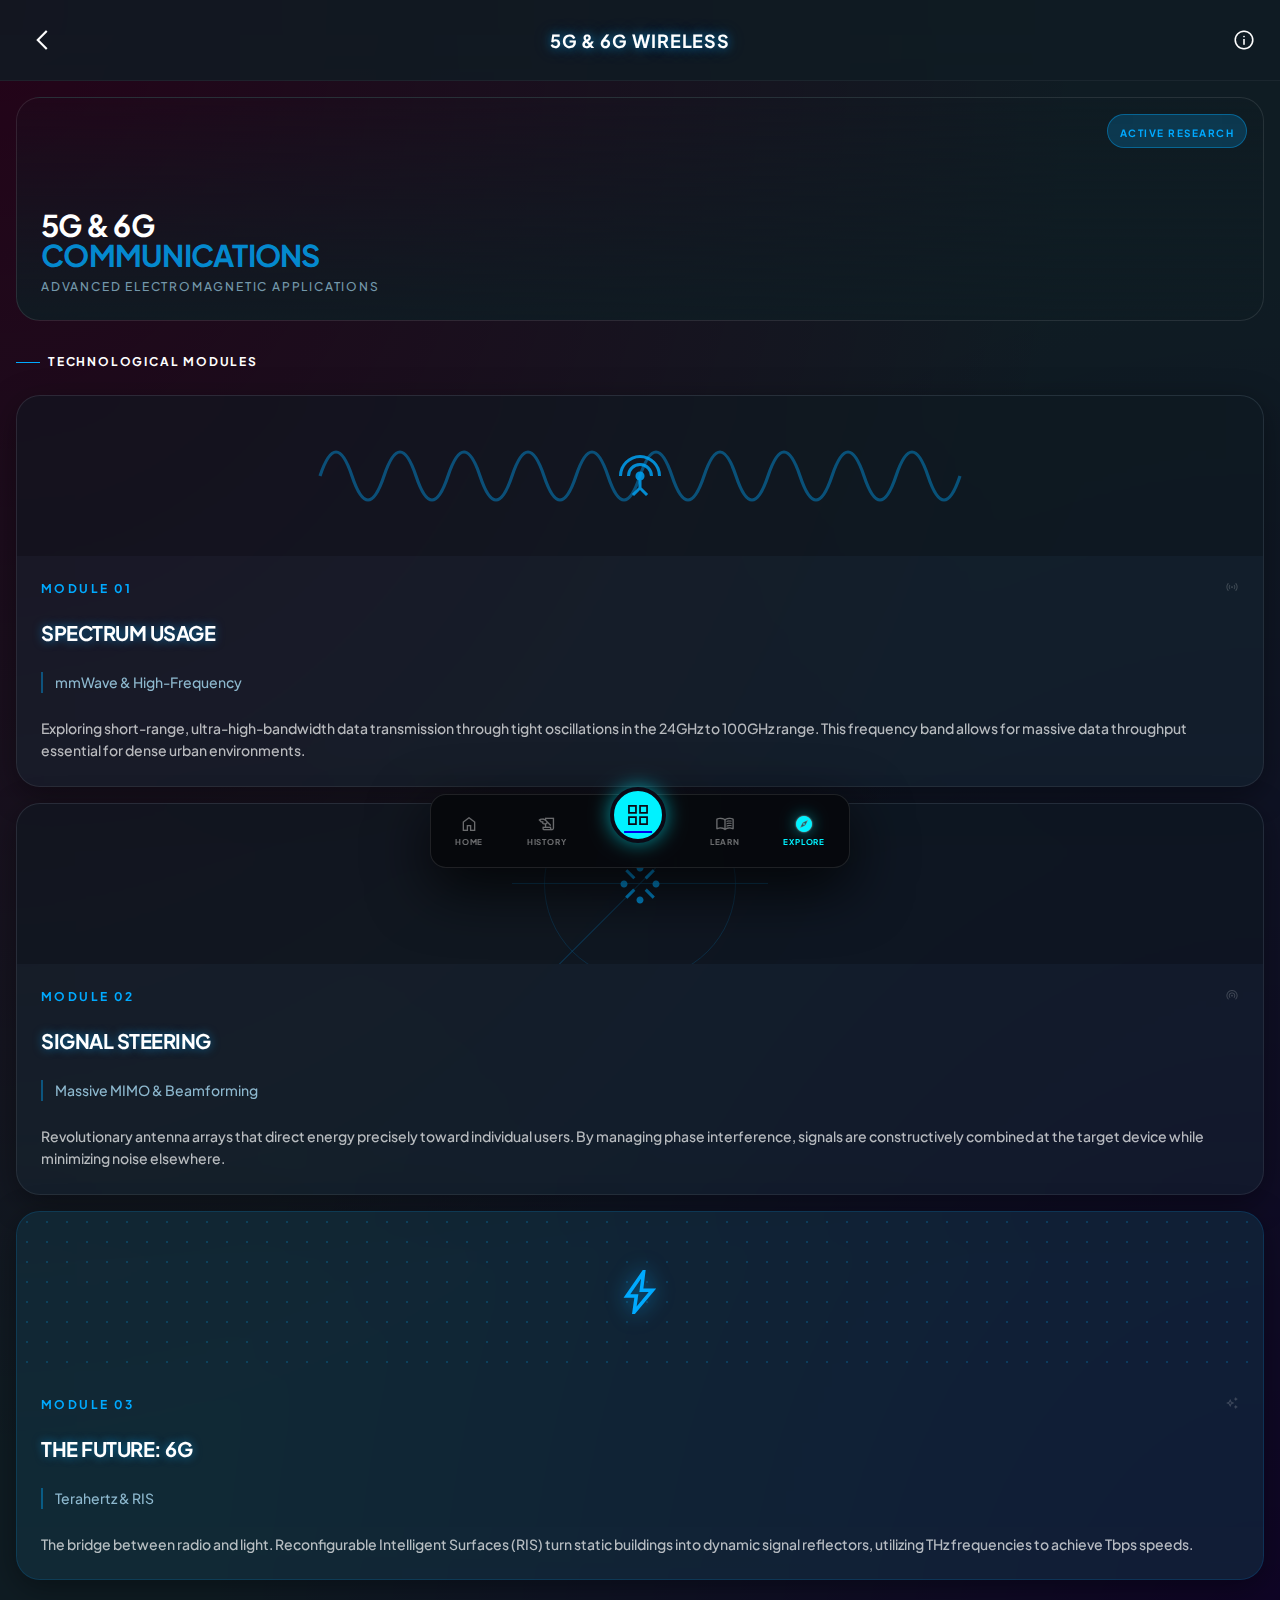
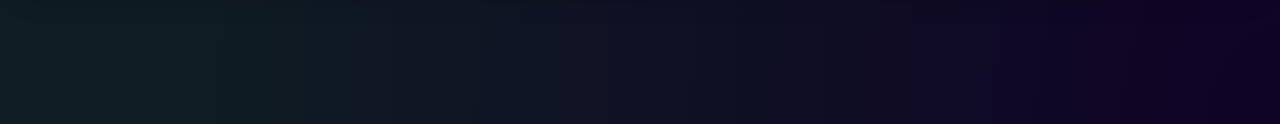
<file: tech-5g-6g.html>
<!DOCTYPE html>
<html class="dark" lang="en">

<head>
    <meta charset="utf-8" />
    <meta content="width=device-width, initial-scale=1.0" name="viewport" />
    <meta name="description"
        content="Explore 5G and 6G wireless communications technology and the electromagnetic principles behind high-speed data transmission.">
    <title>5G & 6G Wireless | EM-Verse</title>
    <link rel="preconnect" href="https://fonts.googleapis.com">
    <link rel="preconnect" href="https://fonts.gstatic.com" crossorigin>
    <link href="https://fonts.googleapis.com/css2?family=Plus+Jakarta+Sans:wght@300;400;500;600;700;800&display=swap"
        rel="stylesheet">
    <link href="https://fonts.googleapis.com/css2?family=Material+Symbols+Outlined:wght,FILL@100..700,0..1&display=swap"
        rel="stylesheet">
    <link rel="stylesheet" href="landing.css">
    <style>
        /* 5G/6G Page Specific Styles */
        .tech-container {
            min-height: 100vh;
            background-color: #0f1c23;
            background-image:
                radial-gradient(at 0% 0%, rgba(38, 0, 23, 0.9) 0, transparent 60%),
                radial-gradient(at 100% 100%, rgba(15, 0, 38, 0.9) 0, transparent 60%);
            overflow-x: hidden;
            padding-bottom: 8rem;
        }

        .sticky-header {
            position: sticky;
            top: 0;
            z-index: 50;
            display: flex;
            align-items: center;
            background: rgba(15, 28, 35, 0.8);
            backdrop-filter: blur(20px);
            -webkit-backdrop-filter: blur(20px);
            padding: 1rem 1.5rem;
            justify-content: space-between;
            border-bottom: 1px solid rgba(255, 255, 255, 0.05);
        }

        .back-button {
            width: 48px;
            height: 48px;
            display: flex;
            align-items: center;
            justify-content: center;
            background: none;
            border: none;
            color: var(--text-primary);
            cursor: pointer;
            transition: color var(--transition-fast);
        }

        .back-button:hover {
            color: var(--cyan-glow);
        }

        .page-title {
            color: var(--text-primary);
            font-size: 1.125rem;
            font-weight: 700;
            letter-spacing: 0.05em;
            text-align: center;
            flex: 1;
            text-shadow: 0 0 10px rgba(0, 170, 255, 0.6), 0 0 20px rgba(0, 170, 255, 0.3);
        }

        .hero-card {
            position: relative;
            overflow: hidden;
            border-radius: 1.5rem;
            height: 14rem;
            display: flex;
            flex-direction: column;
            justify-content: flex-end;
            padding: 1.5rem;
            border: 1px solid rgba(255, 255, 255, 0.1);
            margin: 1rem;
            background-image: linear-gradient(180deg, rgba(15, 28, 35, 0.1) 0%, rgba(15, 28, 35, 0.9) 100%),
                url("https://images.unsplash.com/photo-1558494949-ef010cbdcc31?q=80&w=2034&auto=format&fit=crop");
            background-size: cover;
            background-position: center;
        }

        .hero-badge {
            position: absolute;
            top: 1rem;
            right: 1rem;
            background: rgba(0, 170, 255, 0.2);
            backdrop-filter: blur(10px);
            -webkit-backdrop-filter: blur(10px);
            border: 1px solid rgba(0, 170, 255, 0.4);
            padding: 0.25rem 0.75rem;
            border-radius: 9999px;
        }

        .hero-badge span {
            font-size: 10px;
            font-weight: 700;
            letter-spacing: 0.15em;
            color: #00aaff;
            text-transform: uppercase;
        }

        .hero-title {
            font-size: 1.875rem;
            font-weight: 700;
            line-height: 1;
            letter-spacing: -0.025em;
        }

        .hero-title .accent {
            color: rgba(0, 170, 255, 0.8);
        }

        .hero-subtitle {
            color: #8db8ce;
            font-size: 0.75rem;
            margin-top: 0.5rem;
            font-weight: 500;
            opacity: 0.8;
            text-transform: uppercase;
            letter-spacing: 0.15em;
        }

        .section-label {
            display: flex;
            align-items: center;
            gap: 0.5rem;
            padding: 1rem 1rem 0.5rem;
        }

        .section-label-line {
            height: 1px;
            width: 1.5rem;
            background: #00aaff;
        }

        .section-label-text {
            color: var(--text-primary);
            font-size: 0.75rem;
            font-weight: 700;
            letter-spacing: 0.15em;
            text-transform: uppercase;
        }

        .module-card {
            background: rgba(23, 43, 54, 0.4);
            backdrop-filter: blur(24px);
            -webkit-backdrop-filter: blur(24px);
            border: 1px solid rgba(255, 255, 255, 0.08);
            box-shadow: 0 8px 32px 0 rgba(0, 0, 0, 0.37);
            border-radius: 1.5rem;
            overflow: hidden;
            margin: 1rem;
        }

        .module-visual {
            height: 10rem;
            position: relative;
            display: flex;
            align-items: center;
            justify-content: center;
            overflow: hidden;
            background: rgba(0, 0, 0, 0.2);
        }

        .wave-bg {
            position: absolute;
            inset: 0;
            display: flex;
            align-items: center;
            justify-content: center;
            opacity: 0.4;
            mask-image: linear-gradient(to right, transparent, black 15%, black 85%, transparent);
        }

        .wave-bg svg {
            width: 100%;
            height: 100%;
        }

        .module-visual .material-symbols-outlined {
            font-size: 3rem;
            color: #00aaff;
            opacity: 0.8;
            position: relative;
            z-index: 10;
        }

        .module-content {
            padding: 1.5rem;
        }

        .module-header {
            display: flex;
            justify-content: space-between;
            align-items: flex-start;
            margin-bottom: 0.5rem;
        }

        .module-label {
            color: #00aaff;
            font-size: 0.75rem;
            font-weight: 700;
            letter-spacing: 0.2em;
            text-transform: uppercase;
        }

        .module-header .material-symbols-outlined {
            color: rgba(255, 255, 255, 0.2);
            font-size: 0.875rem;
        }

        .module-title {
            color: var(--text-primary);
            font-size: 1.25rem;
            font-weight: 700;
            letter-spacing: -0.025em;
            margin-bottom: 0.75rem;
            text-transform: uppercase;
            text-shadow: 0 0 10px rgba(0, 170, 255, 0.6);
        }

        .module-subtitle {
            color: #8db8ce;
            font-size: 0.875rem;
            font-weight: 500;
            padding-left: 0.75rem;
            border-left: 2px solid rgba(0, 170, 255, 0.4);
            margin-bottom: 0.75rem;
        }

        .module-description {
            color: rgba(255, 255, 255, 0.7);
            font-size: 0.875rem;
            line-height: 1.6;
        }

        .module-card.featured {
            border-color: rgba(0, 170, 255, 0.2);
        }

        .module-card.featured .module-visual {
            background: rgba(0, 170, 255, 0.05);
        }

        .module-card.featured .module-content {
            background: rgba(0, 170, 255, 0.05);
        }

        .module-card.featured .module-visual .material-symbols-outlined {
            font-size: 3.5rem;
            opacity: 1;
            text-shadow: 0 0 20px rgba(0, 170, 255, 0.6);
        }

        .circle-visual {
            position: absolute;
            inset: 0;
            display: flex;
            align-items: center;
            justify-content: center;
            opacity: 0.4;
        }

        .circle-visual .circle {
            width: 12rem;
            height: 12rem;
            border: 1px solid rgba(0, 170, 255, 0.4);
            border-radius: 50%;
        }

        .circle-visual .line {
            position: absolute;
            width: 16rem;
            height: 1px;
            background: rgba(0, 170, 255, 0.6);
        }

        .circle-visual .line:first-of-type {
            transform: rotate(45deg);
        }

        .circle-visual .line:last-of-type {
            transform: rotate(-45deg);
        }

        .dot-visual {
            position: absolute;
            inset: 0;
            opacity: 0.2;
            background-image: radial-gradient(#00aaff 1px, transparent 1px);
            background-size: 20px 20px;
        }
    </style>
</head>

<body>
    <div class="tech-container">
        <!-- Sticky Header -->
        <div class="sticky-header">
            <button class="back-button" onclick="window.location.href='applications.html'">
                <span class="material-symbols-outlined">arrow_back_ios</span>
            </button>
            <h2 class="page-title">5G & 6G WIRELESS</h2>
            <div style="width: 48px;">
                <button class="back-button" style="justify-content: flex-end;">
                    <span class="material-symbols-outlined">info</span>
                </button>
            </div>
        </div>

        <!-- Hero Card -->
        <div class="hero-card">
            <div class="hero-badge">
                <span>Active Research</span>
            </div>
            <h1 class="hero-title">5G & 6G<br><span class="accent">COMMUNICATIONS</span></h1>
            <p class="hero-subtitle">Advanced Electromagnetic Applications</p>
        </div>

        <!-- Section Label -->
        <div class="section-label">
            <div class="section-label-line"></div>
            <h3 class="section-label-text">Technological Modules</h3>
        </div>

        <!-- Module 01: Spectrum Usage -->
        <div class="module-card">
            <div class="module-visual">
                <div class="wave-bg">
                    <svg viewBox="0 0 400 100">
                        <path
                            d="M 0 50 Q 10 20 20 50 T 40 50 T 60 50 T 80 50 T 100 50 T 120 50 T 140 50 T 160 50 T 180 50 T 200 50 T 220 50 T 240 50 T 260 50 T 280 50 T 300 50 T 320 50 T 340 50 T 360 50 T 380 50 T 400 50"
                            fill="none" stroke="#00aaff" stroke-width="2"></path>
                    </svg>
                </div>
                <span class="material-symbols-outlined">settings_input_antenna</span>
            </div>
            <div class="module-content">
                <div class="module-header">
                    <p class="module-label">Module 01</p>
                    <span class="material-symbols-outlined">sensors</span>
                </div>
                <h3 class="module-title">Spectrum Usage</h3>
                <p class="module-subtitle">mmWave & High-Frequency</p>
                <p class="module-description">Exploring short-range, ultra-high-bandwidth data transmission through
                    tight oscillations in the 24GHz to 100GHz range. This frequency band allows for massive data
                    throughput essential for dense urban environments.</p>
            </div>
        </div>

        <!-- Module 02: Signal Steering -->
        <div class="module-card">
            <div class="module-visual">
                <div class="circle-visual">
                    <div class="circle"></div>
                    <div class="line"></div>
                    <div class="line"></div>
                </div>
                <span class="material-symbols-outlined">stream</span>
            </div>
            <div class="module-content">
                <div class="module-header">
                    <p class="module-label">Module 02</p>
                    <span class="material-symbols-outlined">wifi_tethering</span>
                </div>
                <h3 class="module-title">Signal Steering</h3>
                <p class="module-subtitle">Massive MIMO & Beamforming</p>
                <p class="module-description">Revolutionary antenna arrays that direct energy precisely toward
                    individual users. By managing phase interference, signals are constructively combined at the target
                    device while minimizing noise elsewhere.</p>
            </div>
        </div>

        <!-- Module 03: The Future -->
        <div class="module-card featured">
            <div class="module-visual">
                <div class="dot-visual"></div>
                <span class="material-symbols-outlined">bolt</span>
            </div>
            <div class="module-content">
                <div class="module-header">
                    <p class="module-label">Module 03</p>
                    <span class="material-symbols-outlined">auto_awesome</span>
                </div>
                <h3 class="module-title">The Future: 6G</h3>
                <p class="module-subtitle">Terahertz & RIS</p>
                <p class="module-description">The bridge between radio and light. Reconfigurable Intelligent Surfaces
                    (RIS) turn static buildings into dynamic signal reflectors, utilizing THz frequencies to achieve
                    Tbps speeds.</p>
            </div>
        </div>

        <!-- Bottom Navigation -->
        <nav class="bottom-nav">
            <div class="nav-container glass-nav">
                <a href="landing.html" class="nav-item">
                    <span class="material-symbols-outlined">home</span>
                    <span class="nav-label">HOME</span>
                </a>

                <a href="history.html" class="nav-item">
                    <span class="material-symbols-outlined">history_edu</span>
                    <span class="nav-label">HISTORY</span>
                </a>

                <div class="nav-search">
                    <a href="index.html" class="search-btn">
                        <span class="material-symbols-outlined">grid_view</span>
                    </a>
                </div>

                <a href="syllabus.html" class="nav-item">
                    <span class="material-symbols-outlined">menu_book</span>
                    <span class="nav-label">LEARN</span>
                </a>

                <a href="applications.html" class="nav-item active">
                    <span class="material-symbols-outlined filled">explore</span>
                    <span class="nav-label">EXPLORE</span>
                </a>
            </div>
        </nav>
    </div>

    <script>
        // Material symbols filled for active state
        document.querySelectorAll('.material-symbols-outlined.filled').forEach(icon => {
            icon.style.fontVariationSettings = "'FILL' 1, 'wght' 300, 'GRAD' 0, 'opsz' 24";
        });
    </script>
</body>

</html>
</file>
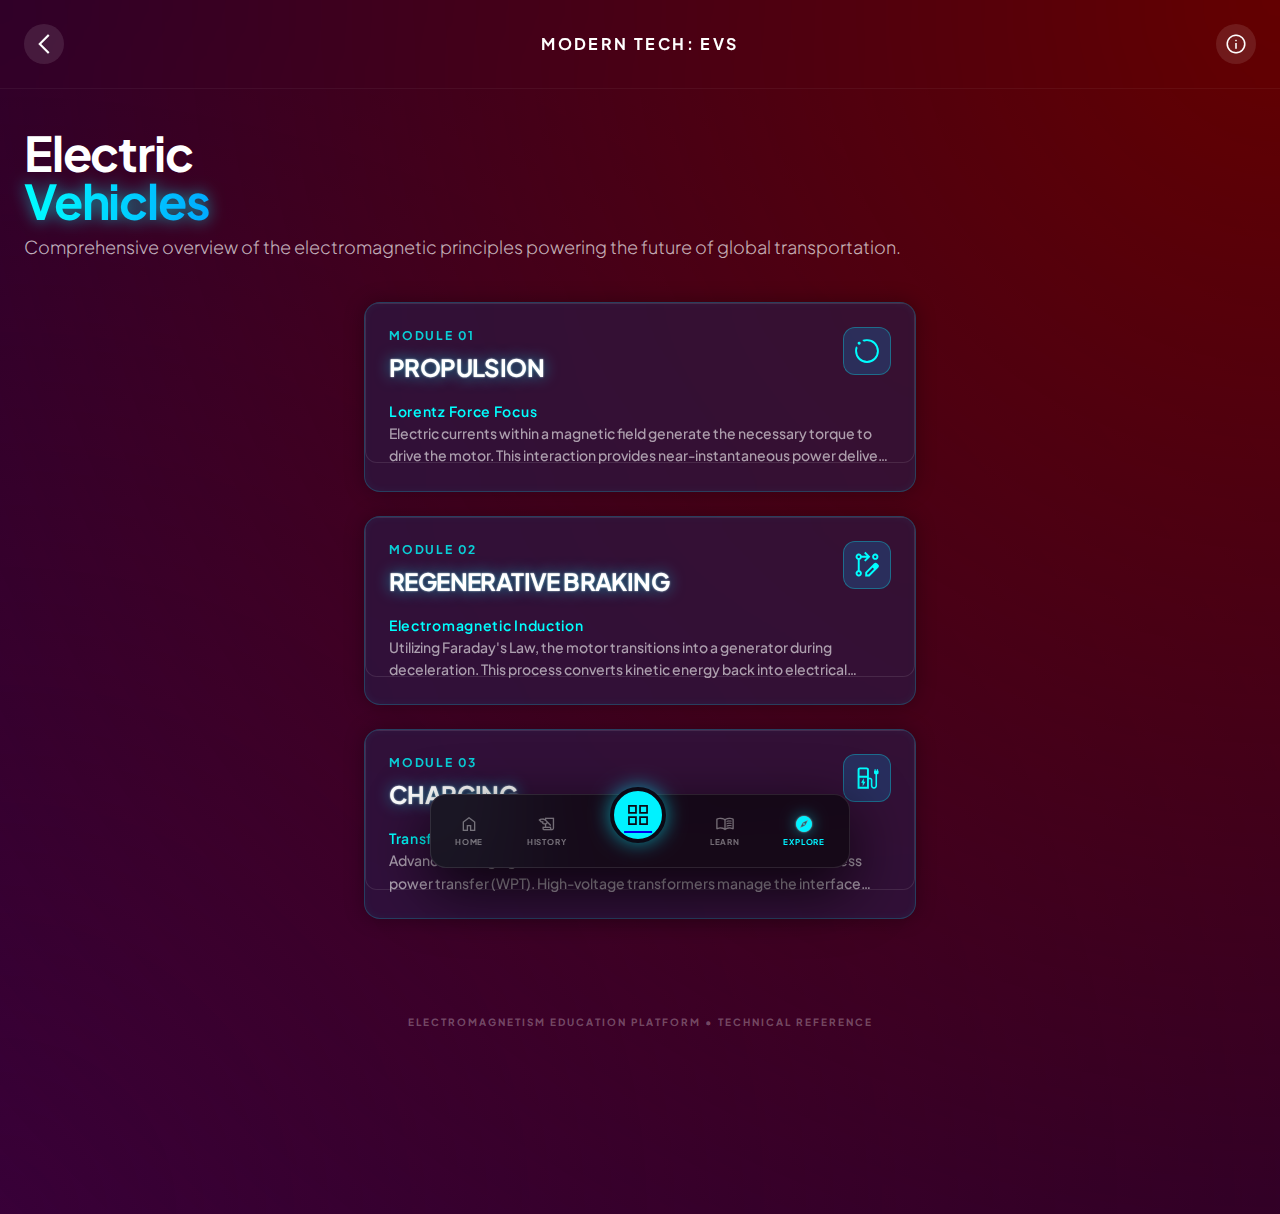
<file: tech-ev.html>
<!DOCTYPE html>
<html class="dark" lang="en">

<head>
    <meta charset="utf-8" />
    <meta content="width=device-width, initial-scale=1.0" name="viewport" />
    <meta name="description"
        content="Explore Electric Vehicle technology and the electromagnetic principles powering the future of transportation.">
    <title>Electric Vehicles | EM-Verse</title>
    <link rel="preconnect" href="https://fonts.googleapis.com">
    <link rel="preconnect" href="https://fonts.gstatic.com" crossorigin>
    <link href="https://fonts.googleapis.com/css2?family=Plus+Jakarta+Sans:wght@300;400;500;600;700;800&display=swap"
        rel="stylesheet">
    <link href="https://fonts.googleapis.com/css2?family=Material+Symbols+Outlined:wght,FILL@100..700,0..1&display=swap"
        rel="stylesheet">
    <link rel="stylesheet" href="landing.css">
    <style>
        /* EV Page Specific Styles */
        .ev-container {
            min-height: 100vh;
            background: radial-gradient(circle at top right, #640000, transparent),
                radial-gradient(circle at bottom left, #380038, transparent),
                #0f0038;
            overflow-x: hidden;
            padding-bottom: 8rem;
        }

        .sticky-header {
            position: sticky;
            top: 0;
            z-index: 50;
            display: flex;
            align-items: center;
            background: transparent;
            backdrop-filter: blur(20px);
            -webkit-backdrop-filter: blur(20px);
            padding: 1.5rem;
            justify-content: space-between;
            border-bottom: 1px solid rgba(255, 255, 255, 0.05);
        }

        .back-button {
            width: 40px;
            height: 40px;
            display: flex;
            align-items: center;
            justify-content: center;
            background: rgba(255, 255, 255, 0.1);
            border: none;
            border-radius: 50%;
            color: var(--text-primary);
            cursor: pointer;
            transition: all var(--transition-fast);
        }

        .back-button:hover {
            background: rgba(255, 255, 255, 0.2);
        }

        .page-title {
            color: var(--text-primary);
            font-size: 1rem;
            font-weight: 700;
            letter-spacing: 0.15em;
            text-transform: uppercase;
            text-align: center;
            flex: 1;
            font-variant: small-caps;
        }

        .info-button {
            width: 40px;
            height: 40px;
            display: flex;
            align-items: center;
            justify-content: center;
            background: rgba(255, 255, 255, 0.1);
            border: none;
            border-radius: 50%;
            color: var(--text-primary);
        }

        /* Hero Section */
        .hero-section {
            padding: 2.5rem 1.5rem 1rem;
        }

        .hero-title {
            font-size: 3rem;
            font-weight: 700;
            line-height: 1;
            letter-spacing: -0.025em;
            margin-bottom: 0.5rem;
        }

        .hero-title .gradient {
            background: linear-gradient(90deg, #00ffff, #00aaff);
            -webkit-background-clip: text;
            -webkit-text-fill-color: transparent;
            background-clip: text;
            text-shadow: none;
            filter: drop-shadow(0 0 8px rgba(0, 255, 255, 0.6));
        }

        .hero-description {
            color: rgba(255, 255, 255, 0.7);
            font-size: 1.125rem;
            font-weight: 300;
            line-height: 1.6;
            max-width: 85%;
        }

        /* Module Cards */
        .modules-container {
            padding: 1.5rem;
            display: flex;
            flex-direction: column;
            gap: 1.5rem;
            margin-bottom: 3rem;
            max-width: 600px;
            margin-left: auto;
            margin-right: auto;
        }

        .module-card {
            background: rgba(40, 27, 71, 0.6) !important;
            backdrop-filter: blur(24px);
            -webkit-backdrop-filter: blur(24px);
            border: 1px solid rgba(0, 255, 255, 0.2) !important;
            box-shadow: 0 0 20px rgba(0, 0, 0, 0.3), inset 0 0 10px rgba(0, 255, 255, 0.05);
            border-radius: 1rem !important;
            overflow: hidden;
            padding: 1.5rem !important;
            display: flex !important;
            flex-direction: column !important;
            gap: 1rem;
        }

        .module-header {
            display: flex !important;
            justify-content: space-between !important;
            align-items: flex-start !important;
            width: 100%;
        }

        .module-header>div:first-child {
            display: flex;
            flex-direction: column;
            gap: 0.25rem;
        }

        .module-label {
            color: #00ffff !important;
            font-size: 0.75rem !important;
            font-weight: 700 !important;
            letter-spacing: 0.15em;
            text-transform: uppercase;
            opacity: 0.8;
            margin: 0;
        }

        .module-title {
            color: var(--text-primary) !important;
            font-size: 1.5rem !important;
            font-weight: 700 !important;
            letter-spacing: -0.025em;
            margin: 0;
        }

        .module-icon {
            width: 48px;
            height: 48px;
            min-width: 48px;
            display: flex;
            align-items: center;
            justify-content: center;
            background: rgba(0, 170, 255, 0.2);
            border: 1px solid rgba(0, 255, 255, 0.3);
            border-radius: 0.75rem;
            flex-shrink: 0;
        }

        .module-icon .material-symbols-outlined {
            font-size: 1.875rem;
            color: #00ffff;
        }

        .module-image {
            width: 100% !important;
            height: 10rem !important;
            border-radius: 0.75rem !important;
            background-size: cover !important;
            background-position: center !important;
            border: 1px solid rgba(255, 255, 255, 0.1);
        }

        .module-content {
            display: flex;
            flex-direction: column;
            gap: 0.5rem;
        }

        .module-subtitle {
            color: #00ffff !important;
            font-size: 0.875rem !important;
            font-weight: 600 !important;
            letter-spacing: 0.05em;
            margin: 0;
        }

        .module-description {
            color: rgba(255, 255, 255, 0.6) !important;
            font-size: 0.875rem !important;
            line-height: 1.6 !important;
            margin: 0;
        }

        /* Footer */
        .page-footer {
            padding: 1.5rem;
            margin-bottom: 2rem;
            text-align: center;
        }

        .footer-text {
            color: rgba(255, 255, 255, 0.3);
            font-size: 10px;
            font-weight: 700;
            text-transform: uppercase;
            letter-spacing: 0.2em;
        }
    </style>
</head>

<body>
    <div class="ev-container">
        <!-- Sticky Header -->
        <div class="sticky-header">
            <button class="back-button" onclick="window.location.href='applications.html'">
                <span class="material-symbols-outlined">arrow_back_ios_new</span>
            </button>
            <h2 class="page-title">Modern Tech: EVs</h2>
            <div class="info-button">
                <span class="material-symbols-outlined">info</span>
            </div>
        </div>

        <!-- Hero Section -->
        <div class="hero-section">
            <h1 class="hero-title">
                Electric <br>
                <span class="gradient">Vehicles</span>
            </h1>
            <p class="hero-description">
                Comprehensive overview of the electromagnetic principles powering the future of global transportation.
            </p>
        </div>

        <!-- Modules Container -->
        <div class="modules-container">
            <!-- Module 01: Propulsion -->
            <div class="module-card">
                <div class="module-header">
                    <div>
                        <span class="module-label">Module 01</span>
                        <h3 class="module-title">Propulsion</h3>
                    </div>
                    <div class="module-icon">
                        <span class="material-symbols-outlined">motion_photos_on</span>
                    </div>
                </div>
                <div class="module-image"
                    style="background-image: url('https://images.unsplash.com/photo-1593941707882-de92a1ed3ee9?q=80&w=2072&auto=format&fit=crop');">
                </div>
                <div>
                    <p class="module-subtitle">Lorentz Force Focus</p>
                    <p class="module-description">
                        Electric currents within a magnetic field generate the necessary torque to drive the motor. This
                        interaction provides near-instantaneous power delivery and high efficiency across all RPM
                        ranges.
                    </p>
                </div>
            </div>

            <!-- Module 02: Regenerative Braking -->
            <div class="module-card">
                <div class="module-header">
                    <div>
                        <span class="module-label">Module 02</span>
                        <h3 class="module-title">Regenerative Braking</h3>
                    </div>
                    <div class="module-icon">
                        <span class="material-symbols-outlined">rebase_edit</span>
                    </div>
                </div>
                <div class="module-image"
                    style="background-image: url('https://images.unsplash.com/photo-1558618666-fcd25c85cd64?q=80&w=2070&auto=format&fit=crop');">
                </div>
                <div>
                    <p class="module-subtitle">Electromagnetic Induction</p>
                    <p class="module-description">
                        Utilizing Faraday's Law, the motor transitions into a generator during deceleration. This
                        process converts kinetic energy back into electrical potential, stored within the battery pack.
                    </p>
                </div>
            </div>

            <!-- Module 03: Charging -->
            <div class="module-card">
                <div class="module-header">
                    <div>
                        <span class="module-label">Module 03</span>
                        <h3 class="module-title">Charging</h3>
                    </div>
                    <div class="module-icon">
                        <span class="material-symbols-outlined">ev_station</span>
                    </div>
                </div>
                <div class="module-image"
                    style="background-image: url('https://images.unsplash.com/photo-1647166545674-ce28ce93bdca?q=80&w=2070&auto=format&fit=crop');">
                </div>
                <div>
                    <p class="module-subtitle">Transformers & WPT</p>
                    <p class="module-description">
                        Advanced charging involves mutual induction and resonance for wireless power transfer (WPT).
                        High-voltage transformers manage the interface between grid distribution and vehicle storage.
                    </p>
                </div>
            </div>
        </div>

        <!-- Footer -->
        <div class="page-footer">
            <p class="footer-text">Electromagnetism Education Platform • Technical Reference</p>
        </div>

        <!-- Bottom Navigation -->
        <nav class="bottom-nav">
            <div class="nav-container glass-nav">
                <a href="landing.html" class="nav-item">
                    <span class="material-symbols-outlined">home</span>
                    <span class="nav-label">HOME</span>
                </a>

                <a href="history.html" class="nav-item">
                    <span class="material-symbols-outlined">history_edu</span>
                    <span class="nav-label">HISTORY</span>
                </a>

                <div class="nav-search">
                    <a href="index.html" class="search-btn">
                        <span class="material-symbols-outlined">grid_view</span>
                    </a>
                </div>

                <a href="syllabus.html" class="nav-item">
                    <span class="material-symbols-outlined">menu_book</span>
                    <span class="nav-label">LEARN</span>
                </a>

                <a href="applications.html" class="nav-item active">
                    <span class="material-symbols-outlined filled">explore</span>
                    <span class="nav-label">EXPLORE</span>
                </a>
            </div>
        </nav>
    </div>

    <script>
        // Material symbols filled for active state
        document.querySelectorAll('.material-symbols-outlined.filled').forEach(icon => {
            icon.style.fontVariationSettings = "'FILL' 1, 'wght' 300, 'GRAD' 0, 'opsz' 24";
        });
    </script>
</body>

</html>
</file>
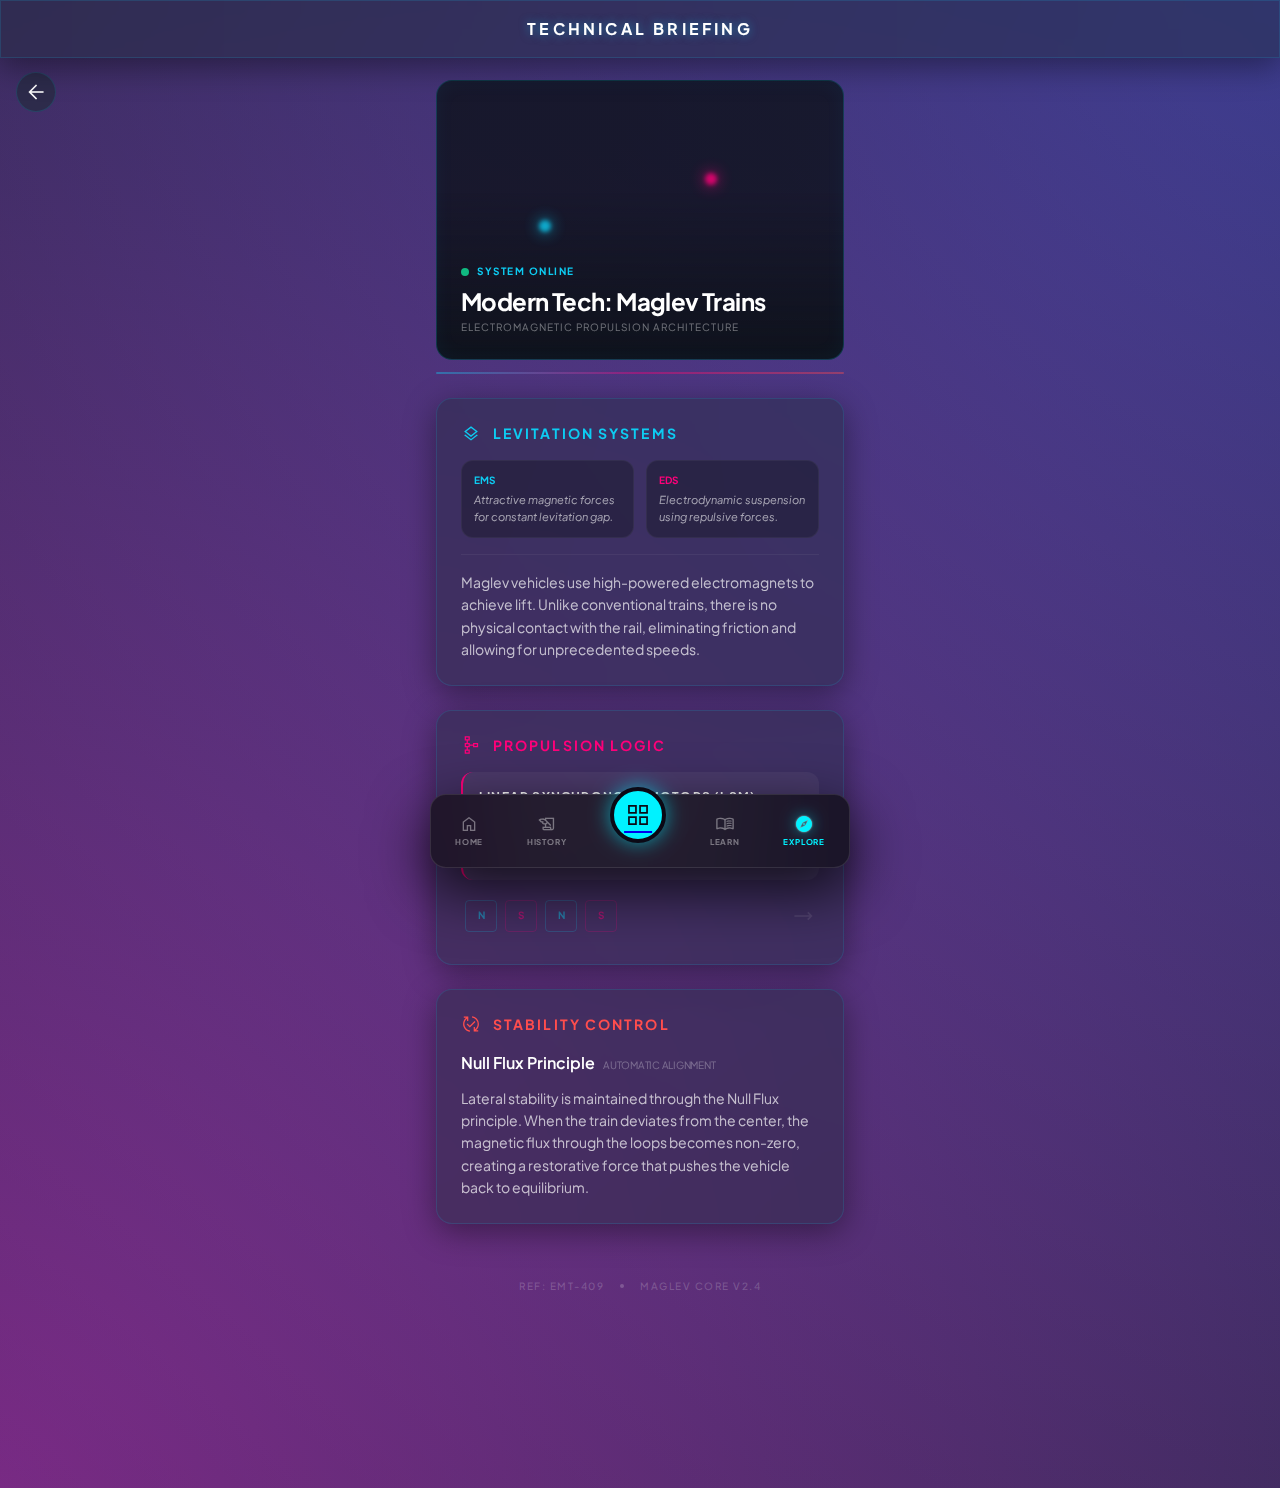
<file: tech-maglev.html>
<!DOCTYPE html>
<html class="dark" lang="en">

<head>
    <meta charset="utf-8" />
    <meta content="width=device-width, initial-scale=1.0" name="viewport" />
    <meta name="description"
        content="Explore Maglev Train technology and the electromagnetic propulsion principles behind frictionless high-speed transportation.">
    <title>Maglev Trains | EM-Verse</title>
    <link rel="preconnect" href="https://fonts.googleapis.com">
    <link rel="preconnect" href="https://fonts.gstatic.com" crossorigin>
    <link href="https://fonts.googleapis.com/css2?family=Plus+Jakarta+Sans:wght@300;400;500;600;700;800&display=swap"
        rel="stylesheet">
    <link href="https://fonts.googleapis.com/css2?family=Material+Symbols+Outlined:wght,FILL@100..700,0..1&display=swap"
        rel="stylesheet">
    <link rel="stylesheet" href="landing.css">
    <style>
        /* Maglev Page Specific Styles */
        :root {
            --maglev-primary: #0dccf2;
            --maglev-pink: #ff007a;
            --maglev-red: #ff4d4d;
            --maglev-bg: #0e121b;
            --maglev-surface: #1f2a38;
        }

        .maglev-container {
            min-height: 100vh;
            background: radial-gradient(circle at top right, #312e81, var(--maglev-bg)),
                radial-gradient(circle at bottom left, #701a75, var(--maglev-bg));
            background-blend-mode: screen;
            overflow-x: hidden;
            padding-bottom: 8rem;
        }

        .sticky-header {
            position: fixed;
            top: 0;
            left: 0;
            right: 0;
            z-index: 50;
            background: rgba(31, 42, 56, 0.4);
            backdrop-filter: blur(16px);
            -webkit-backdrop-filter: blur(16px);
            border: 1px solid rgba(13, 204, 242, 0.15);
            box-shadow: 0 8px 32px 0 rgba(0, 0, 0, 0.4);
        }

        .header-content {
            display: flex;
            align-items: center;
            justify-content: center;
            padding: 1rem;
            max-width: 28rem;
            margin: 0 auto;
        }

        .page-title {
            color: var(--text-primary);
            font-size: 1rem;
            font-weight: 700;
            letter-spacing: 0.2em;
            text-transform: uppercase;
            text-shadow: 0 0 10px rgba(13, 204, 242, 0.5);
        }

        /* Main Content */
        .main-content {
            padding-top: 5rem;
            padding-bottom: 3rem;
            padding-left: 1.25rem;
            padding-right: 1.25rem;
            max-width: 28rem;
            margin: 0 auto;
        }

        .content-space {
            display: flex;
            flex-direction: column;
            gap: 1.5rem;
        }

        /* Hero Section */
        .hero-section {
            position: relative;
        }

        .hero-card {
            position: relative;
            background-size: cover;
            background-position: center;
            display: flex;
            flex-direction: column;
            justify-content: flex-end;
            overflow: hidden;
            border-radius: 1rem;
            min-height: 17.5rem;
            border: 1px solid rgba(13, 204, 242, 0.2);
            background-color: rgba(14, 18, 27, 0.8);
            box-shadow: inset 0 0 20px rgba(13, 204, 242, 0.05);
            background-image: linear-gradient(to top, rgba(14, 18, 27, 0.95) 0%, rgba(14, 18, 27, 0.1) 60%),
                url("https://images.unsplash.com/photo-1540575861501-7cf05a4b125a?q=80&w=2070&auto=format&fit=crop");
        }

        .hero-glow {
            position: absolute;
            width: 12px;
            height: 12px;
            border-radius: 50%;
            filter: blur(2px);
            opacity: 0.8;
        }

        .hero-glow.cyan {
            top: 50%;
            left: 25%;
            background: var(--maglev-primary);
            box-shadow: 0 0 15px var(--maglev-primary);
        }

        .hero-glow.pink {
            top: 33%;
            left: 66%;
            background: var(--maglev-pink);
            box-shadow: 0 0 15px var(--maglev-pink);
        }

        .hero-content {
            display: flex;
            flex-direction: column;
            padding: 1.5rem;
            gap: 0.25rem;
            position: relative;
            z-index: 10;
        }

        .hero-status {
            display: flex;
            align-items: center;
            gap: 0.5rem;
            margin-bottom: 0.25rem;
        }

        .status-dot {
            width: 8px;
            height: 8px;
            border-radius: 50%;
            background: #10b981;
        }

        .status-text {
            color: var(--maglev-primary);
            font-size: 10px;
            font-weight: 700;
            letter-spacing: 0.15em;
            text-transform: uppercase;
        }

        .hero-title {
            color: var(--text-primary);
            font-size: 1.5rem;
            font-weight: 700;
            line-height: 1.2;
            letter-spacing: -0.025em;
        }

        .hero-subtitle {
            color: rgba(255, 255, 255, 0.4);
            font-size: 10px;
            text-transform: uppercase;
            letter-spacing: 0.1em;
        }

        .flux-line {
            margin-top: 0.75rem;
            height: 2px;
            width: 100%;
            background: linear-gradient(90deg, var(--maglev-primary) 0%, var(--maglev-pink) 50%, var(--maglev-red) 100%);
            border-radius: 9999px;
            opacity: 0.4;
        }

        /* Glass Panel */
        .glass-panel {
            background: rgba(31, 42, 56, 0.4);
            backdrop-filter: blur(16px);
            -webkit-backdrop-filter: blur(16px);
            border: 1px solid rgba(13, 204, 242, 0.15);
            box-shadow: 0 8px 32px 0 rgba(0, 0, 0, 0.4);
            border-radius: 1rem;
            padding: 1.5rem;
        }

        .panel-header {
            display: flex;
            align-items: center;
            gap: 0.75rem;
            margin-bottom: 1rem;
        }

        .panel-header .material-symbols-outlined {
            font-size: 1.25rem;
        }

        .panel-header.cyan .material-symbols-outlined {
            color: var(--maglev-primary);
        }

        .panel-header.pink .material-symbols-outlined {
            color: var(--maglev-pink);
        }

        .panel-header.red .material-symbols-outlined {
            color: var(--maglev-red);
        }

        .panel-title {
            font-size: 0.875rem;
            font-weight: 700;
            letter-spacing: 0.15em;
            text-transform: uppercase;
        }

        .panel-title.cyan {
            color: var(--maglev-primary);
        }

        .panel-title.pink {
            color: var(--maglev-pink);
        }

        .panel-title.red {
            color: var(--maglev-red);
        }

        /* System Grid */
        .system-grid {
            display: grid;
            grid-template-columns: repeat(2, 1fr);
            gap: 0.75rem;
            margin-bottom: 1rem;
        }

        .system-item {
            background: rgba(14, 18, 27, 0.4);
            border: 1px solid rgba(255, 255, 255, 0.05);
            padding: 0.75rem;
            border-radius: 0.75rem;
        }

        .system-label {
            font-size: 10px;
            font-weight: 700;
            display: block;
            margin-bottom: 0.25rem;
        }

        .system-label.cyan {
            color: var(--maglev-primary);
        }

        .system-label.pink {
            color: var(--maglev-pink);
        }

        .system-description {
            color: rgba(255, 255, 255, 0.6);
            font-size: 11px;
            line-height: 1.5;
            font-style: italic;
        }

        .panel-text {
            color: rgba(255, 255, 255, 0.7);
            font-size: 0.875rem;
            line-height: 1.6;
            padding-top: 1rem;
            border-top: 1px solid rgba(255, 255, 255, 0.05);
        }

        /* Motor Card */
        .motor-card {
            background: rgba(255, 255, 255, 0.05);
            border-radius: 0.75rem;
            padding: 1rem;
            border-left: 2px solid var(--maglev-pink);
        }

        .motor-title {
            color: var(--text-primary);
            font-size: 0.75rem;
            font-weight: 700;
            text-transform: uppercase;
            letter-spacing: 0.1em;
            margin-bottom: 0.25rem;
        }

        .motor-description {
            color: rgba(255, 255, 255, 0.5);
            font-size: 0.75rem;
            line-height: 1.5;
        }

        /* Pole Display */
        .pole-display {
            display: flex;
            justify-content: space-between;
            align-items: center;
            padding: 0.5rem 0.25rem;
            opacity: 0.5;
            margin-top: 0.75rem;
        }

        .poles {
            display: flex;
            gap: 0.5rem;
        }

        .pole {
            width: 2rem;
            height: 2rem;
            border-radius: 4px;
            display: flex;
            align-items: center;
            justify-content: center;
            font-size: 10px;
            font-weight: 700;
        }

        .pole.n {
            border: 1px solid rgba(13, 204, 242, 0.4);
            color: var(--maglev-primary);
        }

        .pole.s {
            border: 1px solid rgba(255, 0, 122, 0.4);
            color: var(--maglev-pink);
        }

        /* Stability Section */
        .stability-header {
            display: flex;
            align-items: baseline;
            gap: 0.5rem;
            margin-bottom: 0.75rem;
        }

        .stability-title {
            color: var(--text-primary);
            font-size: 1rem;
            font-weight: 600;
        }

        .stability-badge {
            color: rgba(255, 255, 255, 0.3);
            font-size: 10px;
            text-transform: uppercase;
            letter-spacing: -0.025em;
        }

        .stability-text {
            color: rgba(255, 255, 255, 0.7);
            font-size: 0.875rem;
            line-height: 1.6;
        }

        /* Footer */
        .page-footer {
            padding-top: 1.5rem;
            padding-bottom: 1rem;
            text-align: center;
        }

        .footer-content {
            display: inline-flex;
            align-items: center;
            gap: 1rem;
            color: rgba(255, 255, 255, 0.2);
            font-size: 10px;
            font-weight: 500;
            letter-spacing: 0.15em;
            text-transform: uppercase;
        }

        .footer-dot {
            width: 4px;
            height: 4px;
            border-radius: 50%;
            background: rgba(255, 255, 255, 0.2);
        }

        /* Back Button */
        .back-button-fixed {
            position: fixed;
            top: 4.5rem;
            left: 1rem;
            z-index: 40;
            width: 40px;
            height: 40px;
            display: flex;
            align-items: center;
            justify-content: center;
            background: rgba(31, 42, 56, 0.6);
            backdrop-filter: blur(16px);
            -webkit-backdrop-filter: blur(16px);
            border: 1px solid rgba(13, 204, 242, 0.15);
            border-radius: 50%;
            color: var(--text-primary);
            cursor: pointer;
            transition: all var(--transition-fast);
        }

        .back-button-fixed:hover {
            background: rgba(13, 204, 242, 0.2);
            border-color: var(--maglev-primary);
        }
    </style>
</head>

<body>
    <div class="maglev-container">
        <!-- Sticky Header -->
        <div class="sticky-header">
            <div class="header-content">
                <h2 class="page-title">Technical Briefing</h2>
            </div>
        </div>

        <!-- Back Button -->
        <button class="back-button-fixed" onclick="window.location.href='applications.html'">
            <span class="material-symbols-outlined">arrow_back</span>
        </button>

        <!-- Main Content -->
        <main class="main-content">
            <div class="content-space">
                <!-- Hero Section -->
                <section class="hero-section">
                    <div class="hero-card">
                        <div class="hero-glow cyan"></div>
                        <div class="hero-glow pink"></div>
                        <div class="hero-content">
                            <div class="hero-status">
                                <span class="status-dot"></span>
                                <span class="status-text">System Online</span>
                            </div>
                            <h1 class="hero-title">Modern Tech: Maglev Trains</h1>
                            <p class="hero-subtitle">Electromagnetic Propulsion Architecture</p>
                        </div>
                    </div>
                    <div class="flux-line"></div>
                </section>

                <!-- Levitation Systems -->
                <section class="glass-panel">
                    <div class="panel-header cyan">
                        <span class="material-symbols-outlined">layers</span>
                        <h3 class="panel-title cyan">Levitation Systems</h3>
                    </div>
                    <div class="system-grid">
                        <div class="system-item">
                            <span class="system-label cyan">EMS</span>
                            <p class="system-description">Attractive magnetic forces for constant levitation gap.</p>
                        </div>
                        <div class="system-item">
                            <span class="system-label pink">EDS</span>
                            <p class="system-description">Electrodynamic suspension using repulsive forces.</p>
                        </div>
                    </div>
                    <p class="panel-text">
                        Maglev vehicles use high-powered electromagnets to achieve lift. Unlike conventional trains,
                        there is no physical contact with the rail, eliminating friction and allowing for unprecedented
                        speeds.
                    </p>
                </section>

                <!-- Propulsion Logic -->
                <section class="glass-panel">
                    <div class="panel-header pink">
                        <span class="material-symbols-outlined">schema</span>
                        <h3 class="panel-title pink">Propulsion Logic</h3>
                    </div>
                    <div class="motor-card">
                        <h4 class="motor-title">Linear Synchronous Motors (LSM)</h4>
                        <p class="motor-description">
                            The guideway contains coils that create a traveling magnetic field. This field pulls the
                            train's magnets forward, synchronized with the current frequency.
                        </p>
                    </div>
                    <div class="pole-display">
                        <div class="poles">
                            <div class="pole n">N</div>
                            <div class="pole s">S</div>
                            <div class="pole n">N</div>
                            <div class="pole s">S</div>
                        </div>
                        <span class="material-symbols-outlined"
                            style="color: rgba(255,255,255,0.2);">trending_flat</span>
                    </div>
                </section>

                <!-- Stability Control -->
                <section class="glass-panel">
                    <div class="panel-header red">
                        <span class="material-symbols-outlined">published_with_changes</span>
                        <h3 class="panel-title red">Stability Control</h3>
                    </div>
                    <div class="stability-header">
                        <h4 class="stability-title">Null Flux Principle</h4>
                        <span class="stability-badge">Automatic Alignment</span>
                    </div>
                    <p class="stability-text">
                        Lateral stability is maintained through the Null Flux principle. When the train deviates from
                        the center, the magnetic flux through the loops becomes non-zero, creating a restorative force
                        that pushes the vehicle back to equilibrium.
                    </p>
                </section>

                <!-- Footer -->
                <div class="page-footer">
                    <div class="footer-content">
                        <span>Ref: EMT-409</span>
                        <span class="footer-dot"></span>
                        <span>Maglev Core v2.4</span>
                    </div>
                </div>
            </div>
        </main>

        <!-- Bottom Navigation -->
        <nav class="bottom-nav">
            <div class="nav-container glass-nav">
                <a href="landing.html" class="nav-item">
                    <span class="material-symbols-outlined">home</span>
                    <span class="nav-label">HOME</span>
                </a>

                <a href="history.html" class="nav-item">
                    <span class="material-symbols-outlined">history_edu</span>
                    <span class="nav-label">HISTORY</span>
                </a>

                <div class="nav-search">
                    <a href="index.html" class="search-btn">
                        <span class="material-symbols-outlined">grid_view</span>
                    </a>
                </div>

                <a href="syllabus.html" class="nav-item">
                    <span class="material-symbols-outlined">menu_book</span>
                    <span class="nav-label">LEARN</span>
                </a>

                <a href="applications.html" class="nav-item active">
                    <span class="material-symbols-outlined filled">explore</span>
                    <span class="nav-label">EXPLORE</span>
                </a>
            </div>
        </nav>
    </div>

    <script>
        // Material symbols filled for active state
        document.querySelectorAll('.material-symbols-outlined.filled').forEach(icon => {
            icon.style.fontVariationSettings = "'FILL' 1, 'wght' 300, 'GRAD' 0, 'opsz' 24";
        });
    </script>
</body>

</html>
</file>
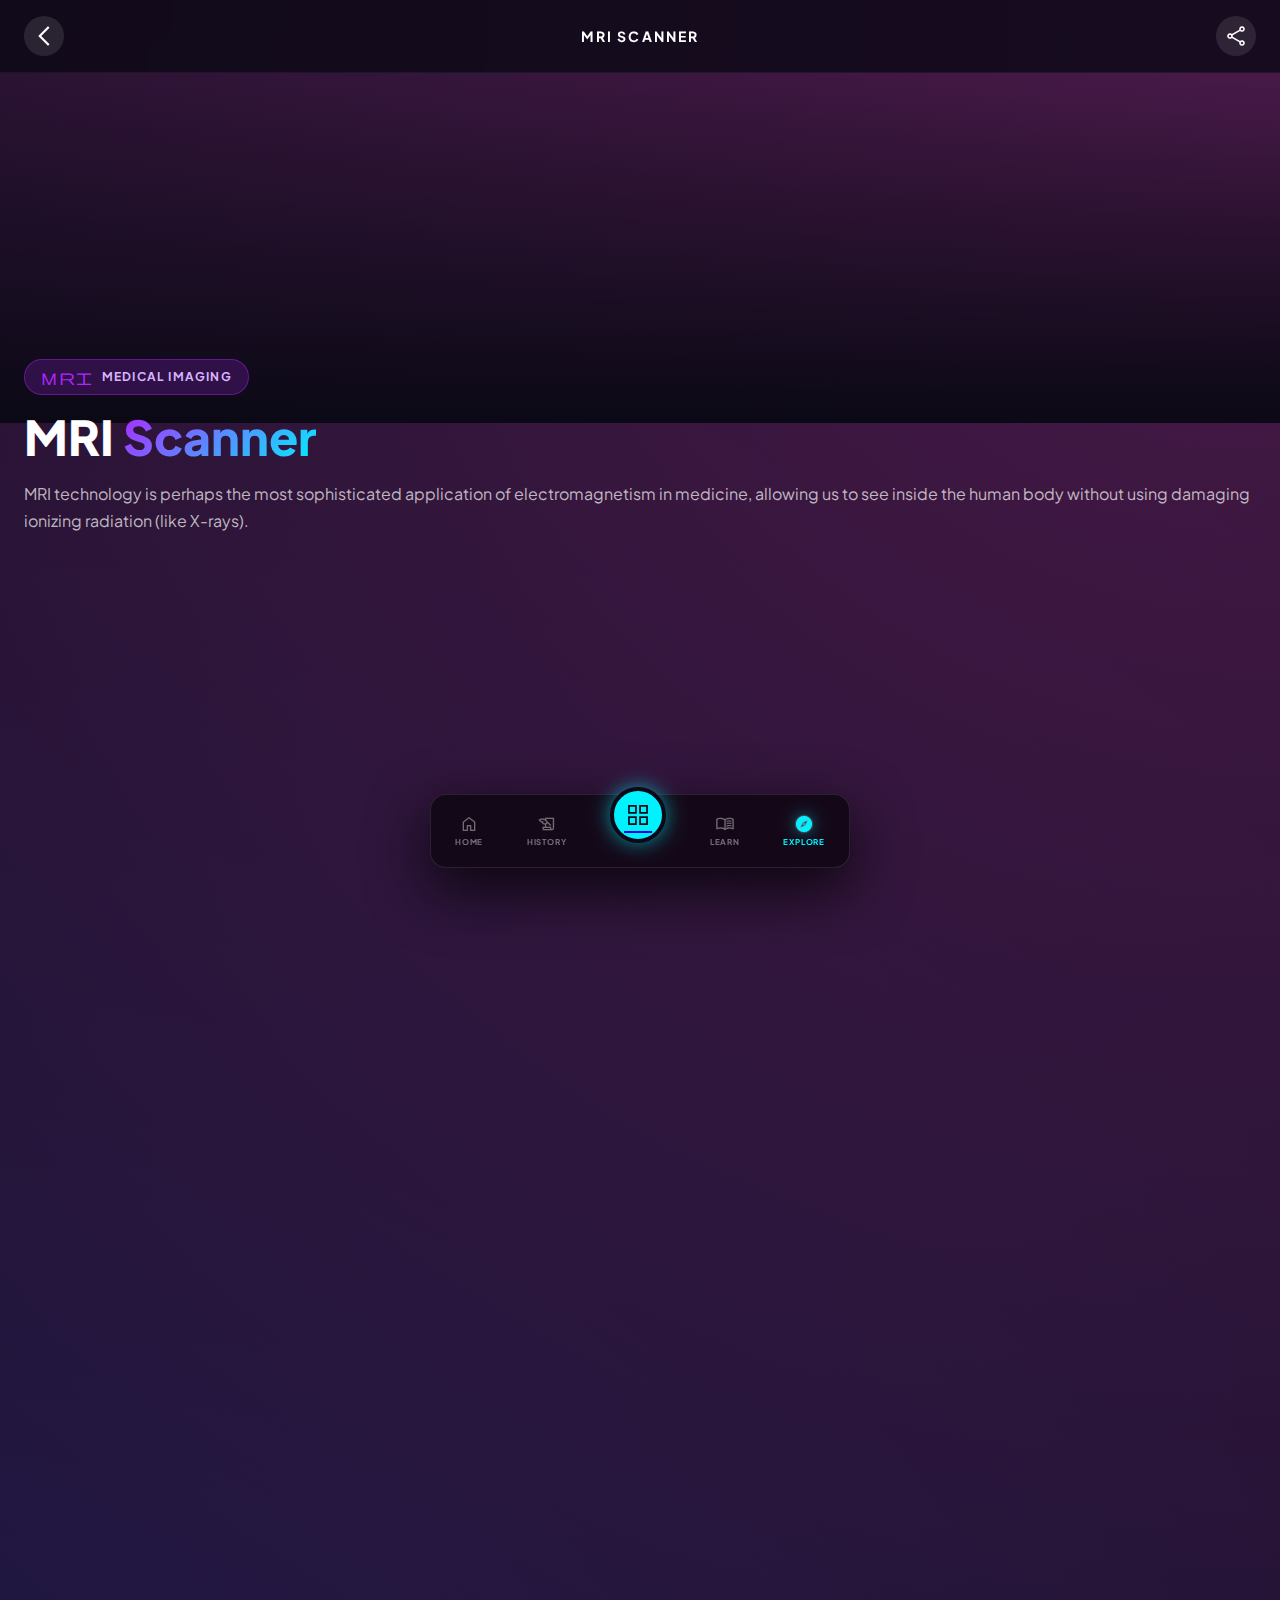
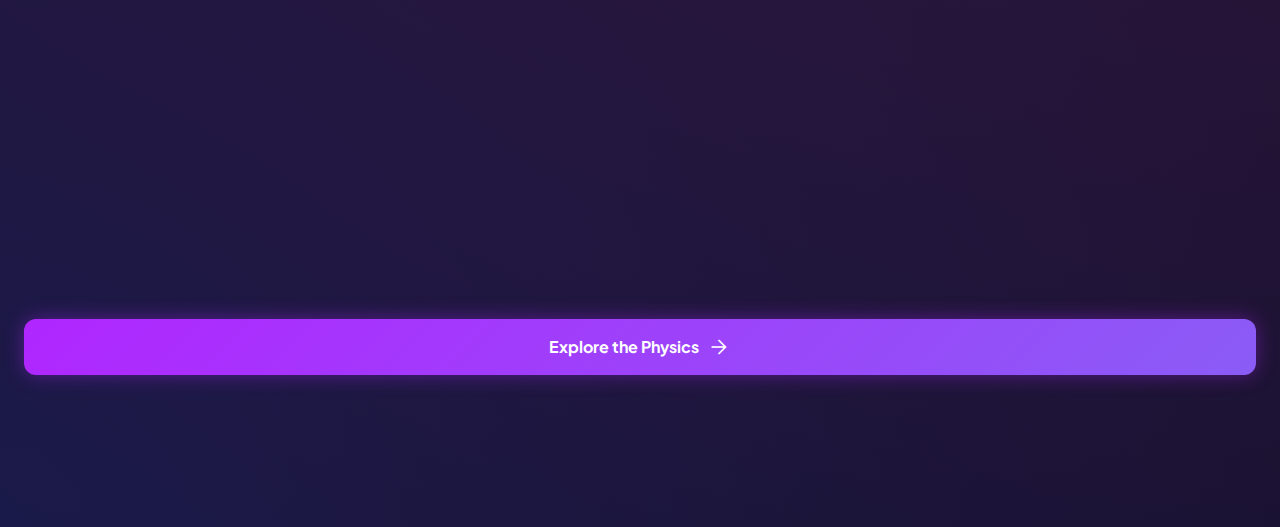
<file: tech-mri.html>
<!DOCTYPE html>
<html class="dark" lang="en">

<head>
    <meta charset="utf-8" />
    <meta content="width=device-width, initial-scale=1.0" name="viewport" />
    <meta name="description"
        content="Learn how MRI technology uses electromagnetism to create detailed images of the human body without ionizing radiation.">
    <title>MRI Scanner | EM-Verse</title>
    <link rel="preconnect" href="https://fonts.googleapis.com">
    <link rel="preconnect" href="https://fonts.gstatic.com" crossorigin>
    <link href="https://fonts.googleapis.com/css2?family=Plus+Jakarta+Sans:wght@300;400;500;600;700;800&display=swap"
        rel="stylesheet">
    <link href="https://fonts.googleapis.com/css2?family=Material+Symbols+Outlined:wght,FILL@100..700,0..1&display=swap"
        rel="stylesheet">
    <link rel="stylesheet" href="landing.css">
    <style>
        /* Detail Page Styles */
        .detail-container {
            min-height: 100vh;
            background: radial-gradient(circle at top right, #4A1A4A, transparent),
                radial-gradient(circle at bottom left, #1A1A4A, transparent),
                #0B0915;
            overflow-x: hidden;
            padding-bottom: 8rem;
        }

        .sticky-header {
            position: sticky;
            top: 0;
            z-index: 50;
            display: flex;
            align-items: center;
            background: rgba(11, 9, 21, 0.8);
            backdrop-filter: blur(20px);
            -webkit-backdrop-filter: blur(20px);
            padding: 1rem 1.5rem;
            justify-content: space-between;
            border-bottom: 1px solid rgba(255, 255, 255, 0.05);
        }

        .back-button {
            width: 40px;
            height: 40px;
            display: flex;
            align-items: center;
            justify-content: center;
            background: rgba(255, 255, 255, 0.1);
            border: none;
            border-radius: 50%;
            color: var(--text-primary);
            cursor: pointer;
            transition: all var(--transition-fast);
        }

        .back-button:hover {
            background: rgba(255, 255, 255, 0.2);
            transform: scale(1.1);
        }

        .page-title {
            color: var(--text-primary);
            font-size: 0.875rem;
            font-weight: 700;
            letter-spacing: 0.15em;
            text-transform: uppercase;
            text-align: center;
            flex: 1;
        }

        .share-button {
            width: 40px;
            height: 40px;
            display: flex;
            align-items: center;
            justify-content: center;
            background: rgba(255, 255, 255, 0.1);
            border: none;
            border-radius: 50%;
            color: var(--text-primary);
            cursor: pointer;
            transition: all var(--transition-fast);
        }

        .share-button:hover {
            background: rgba(176, 38, 255, 0.3);
        }

        /* Hero Section */
        .hero-section {
            position: relative;
            padding: 0;
            margin-bottom: 2rem;
        }

        .hero-image {
            width: 100%;
            height: 280px;
            background: linear-gradient(135deg, #1A0A2E 0%, #2D1B4E 50%, #4A1A4A 100%);
            background-image: url('https://images.unsplash.com/photo-1559757175-0eb30cd8c063?q=80&w=2089&auto=format&fit=crop');
            background-size: cover;
            background-position: center;
            position: relative;
        }

        .hero-gradient {
            position: absolute;
            inset: 0;
            background: linear-gradient(to bottom, transparent 0%, rgba(11, 9, 21, 0.5) 50%, #0B0915 100%);
        }

        .hero-content {
            position: relative;
            z-index: 10;
            padding: 0 1.5rem;
            margin-top: -4rem;
        }

        .tech-badge {
            display: inline-flex;
            align-items: center;
            gap: 0.5rem;
            padding: 0.5rem 1rem;
            background: rgba(176, 38, 255, 0.2);
            border: 1px solid rgba(176, 38, 255, 0.4);
            border-radius: 9999px;
            margin-bottom: 1rem;
        }

        .tech-badge .material-symbols-outlined {
            font-size: 1rem;
            color: #B026FF;
        }

        .tech-badge span {
            font-size: 0.75rem;
            font-weight: 700;
            color: #D8B4FE;
            text-transform: uppercase;
            letter-spacing: 0.1em;
        }

        .hero-title {
            font-size: 2.5rem;
            font-weight: 800;
            line-height: 1.1;
            margin-bottom: 1rem;
            color: var(--text-primary);
        }

        .hero-title .gradient {
            background: linear-gradient(135deg, #B026FF 0%, #00F2FF 100%);
            -webkit-background-clip: text;
            -webkit-text-fill-color: transparent;
            background-clip: text;
        }

        .hero-description {
            color: var(--text-secondary);
            font-size: 1rem;
            font-weight: 400;
            line-height: 1.7;
        }

        /* Content Sections */
        .content-wrapper {
            padding: 0 1.5rem;
            max-width: 800px;
            margin: 0 auto;
        }

        .content-section {
            margin-bottom: 2rem;
            opacity: 0;
            transform: translateY(20px);
            animation: fadeInUp 0.6s ease forwards;
        }

        .content-section:nth-child(1) {
            animation-delay: 0.1s;
        }

        .content-section:nth-child(2) {
            animation-delay: 0.2s;
        }

        .content-section:nth-child(3) {
            animation-delay: 0.3s;
        }

        .content-section:nth-child(4) {
            animation-delay: 0.4s;
        }

        .content-section:nth-child(5) {
            animation-delay: 0.5s;
        }

        .content-section:nth-child(6) {
            animation-delay: 0.6s;
        }

        @keyframes fadeInUp {
            to {
                opacity: 1;
                transform: translateY(0);
            }
        }

        .section-card {
            background: rgba(255, 255, 255, 0.03);
            border: 1px solid rgba(255, 255, 255, 0.08);
            border-radius: 1rem;
            padding: 1.5rem;
            transition: all var(--transition-fast);
        }

        .section-card:hover {
            background: rgba(255, 255, 255, 0.05);
            border-color: rgba(176, 38, 255, 0.3);
        }

        .section-header {
            display: flex;
            align-items: center;
            gap: 0.75rem;
            margin-bottom: 1rem;
        }

        .section-icon {
            width: 40px;
            height: 40px;
            border-radius: 0.75rem;
            display: flex;
            align-items: center;
            justify-content: center;
            background: linear-gradient(135deg, rgba(176, 38, 255, 0.2), rgba(0, 242, 255, 0.2));
            border: 1px solid rgba(176, 38, 255, 0.3);
        }

        .section-icon .material-symbols-outlined {
            font-size: 1.25rem;
            color: #B026FF;
        }

        .section-title {
            font-size: 1.125rem;
            font-weight: 700;
            color: var(--text-primary);
        }

        .section-content {
            color: var(--text-secondary);
            font-size: 0.9375rem;
            line-height: 1.8;
        }

        .section-content strong {
            color: var(--cyan-glow);
        }

        /* Key Points List */
        .key-points {
            list-style: none;
            padding: 0;
            margin: 1rem 0 0;
        }

        .key-points li {
            display: flex;
            align-items: flex-start;
            gap: 0.75rem;
            padding: 0.75rem 0;
            border-bottom: 1px solid rgba(255, 255, 255, 0.05);
        }

        .key-points li:last-child {
            border-bottom: none;
        }

        .key-points .point-icon {
            color: #B026FF;
            font-size: 1rem;
            margin-top: 2px;
        }

        .key-points .point-text {
            color: var(--text-secondary);
            font-size: 0.875rem;
            line-height: 1.6;
        }

        /* Highlight Box */
        .highlight-box {
            background: linear-gradient(135deg, rgba(176, 38, 255, 0.1), rgba(0, 242, 255, 0.1));
            border: 1px solid rgba(176, 38, 255, 0.3);
            border-radius: 1rem;
            padding: 1.5rem;
            margin-top: 1.5rem;
        }

        .highlight-box h4 {
            font-size: 1rem;
            font-weight: 700;
            color: #B026FF;
            margin-bottom: 0.75rem;
            display: flex;
            align-items: center;
            gap: 0.5rem;
        }

        .highlight-box p {
            color: var(--text-secondary);
            font-size: 0.875rem;
            line-height: 1.7;
        }

        /* CTA Section */
        .cta-section {
            padding: 1.5rem;
            margin-top: 2rem;
        }

        .cta-btn {
            width: 100%;
            height: 56px;
            background: linear-gradient(135deg, #B026FF, #8B5CF6);
            border: none;
            border-radius: 0.75rem;
            font-weight: 700;
            color: var(--text-primary);
            display: flex;
            align-items: center;
            justify-content: center;
            gap: 0.5rem;
            cursor: pointer;
            box-shadow: 0 0 20px rgba(176, 38, 255, 0.4);
            transition: all var(--transition-fast);
            text-decoration: none;
        }

        .cta-btn:hover {
            transform: scale(0.98);
            box-shadow: 0 0 30px rgba(176, 38, 255, 0.6);
        }

        @media (min-width: 768px) {
            .hero-title {
                font-size: 3rem;
            }

            .hero-image {
                height: 350px;
            }
        }
    </style>
</head>

<body>
    <div class="detail-container">
        <!-- Sticky Header -->
        <div class="sticky-header">
            <button class="back-button" onclick="window.location.href='applications.html'">
                <span class="material-symbols-outlined">arrow_back_ios_new</span>
            </button>
            <h2 class="page-title">MRI Scanner</h2>
            <button class="share-button">
                <span class="material-symbols-outlined">share</span>
            </button>
        </div>

        <!-- Hero Section -->
        <div class="hero-section">
            <div class="hero-image">
                <div class="hero-gradient"></div>
            </div>
            <div class="hero-content">
                <div class="tech-badge">
                    <span class="material-symbols-outlined">mri</span>
                    <span>Medical Imaging</span>
                </div>
                <h1 class="hero-title">
                    MRI <span class="gradient">Scanner</span>
                </h1>
                <p class="hero-description">
                    MRI technology is perhaps the most sophisticated application of electromagnetism in medicine,
                    allowing us to see inside the human body without using damaging ionizing radiation (like X-rays).
                </p>
            </div>
        </div>

        <!-- Content Sections -->
        <div class="content-wrapper">
            <!-- How It Works -->
            <div class="content-section">
                <div class="section-card">
                    <div class="section-header">
                        <div class="section-icon">
                            <span class="material-symbols-outlined">settings_suggest</span>
                        </div>
                        <h3 class="section-title">How It Works</h3>
                    </div>
                    <p class="section-content">
                        The machine acts as a massive <strong>superconducting electromagnet</strong>. When a patient
                        enters the scanner, the strong magnetic field forces the hydrogen protons in their body's water
                        molecules to align with the field, much like compass needles.
                    </p>
                </div>
            </div>

            <!-- The RF Pulse -->
            <div class="content-section">
                <div class="section-card">
                    <div class="section-header">
                        <div class="section-icon">
                            <span class="material-symbols-outlined">radio</span>
                        </div>
                        <h3 class="section-title">The RF Pulse</h3>
                    </div>
                    <p class="section-content">
                        The machine then pulses a <strong>radiofrequency (RF) current</strong> through the patient. This
                        electromagnetic wave stimulates the protons, knocking them out of equilibrium and straining
                        against the magnetic field's pull.
                    </p>
                </div>
            </div>

            <!-- The Signal -->
            <div class="content-section">
                <div class="section-card">
                    <div class="section-header">
                        <div class="section-icon">
                            <span class="material-symbols-outlined">sensors</span>
                        </div>
                        <h3 class="section-title">The Signal</h3>
                    </div>
                    <p class="section-content">
                        When the RF field is turned off, the protons realign with the magnetic field. As they do, they
                        release energy that is detected by the MRI's sensors (<strong>RF coils</strong>).
                    </p>
                </div>
            </div>

            <!-- Image Creation -->
            <div class="content-section">
                <div class="section-card">
                    <div class="section-header">
                        <div class="section-icon">
                            <span class="material-symbols-outlined">image</span>
                        </div>
                        <h3 class="section-title">Image Creation</h3>
                    </div>
                    <p class="section-content">
                        Different tissues (like fat vs. water) release this energy at different rates. Computers process
                        these signals to create detailed <strong>3D anatomical images</strong>.
                    </p>
                    <ul class="key-points">
                        <li>
                            <span class="material-symbols-outlined point-icon">check_circle</span>
                            <span class="point-text">No ionizing radiation - safer than X-rays or CT scans</span>
                        </li>
                        <li>
                            <span class="material-symbols-outlined point-icon">check_circle</span>
                            <span class="point-text">Excellent soft tissue contrast for brain, muscles, and
                                organs</span>
                        </li>
                        <li>
                            <span class="material-symbols-outlined point-icon">check_circle</span>
                            <span class="point-text">Multiple imaging planes without moving the patient</span>
                        </li>
                    </ul>
                </div>
            </div>

            <!-- Modern Advances -->
            <div class="content-section">
                <div class="section-card">
                    <div class="section-header">
                        <div class="section-icon">
                            <span class="material-symbols-outlined">rocket_launch</span>
                        </div>
                        <h3 class="section-title">Modern Advances</h3>
                    </div>
                    <p class="section-content">
                        Recent innovations include <strong>wearable RF coils</strong> that are flexible and stretchable,
                        improving image quality by fitting closer to the body.
                    </p>
                    <div class="highlight-box">
                        <h4>
                            <span class="material-symbols-outlined">psychology</span>
                            Machine Learning Integration
                        </h4>
                        <p>
                            Additionally, Machine Learning (ML) is now being used to automatically segment brain tumors
                            in MRI images, assisting doctors in faster and more accurate diagnosis.
                        </p>
                    </div>
                </div>
            </div>
        </div>

        <!-- CTA Section -->
        <div class="cta-section">
            <a href="simulator.html" class="cta-btn">
                <span>Explore the Physics</span>
                <span class="material-symbols-outlined">arrow_forward</span>
            </a>
        </div>

        <!-- Bottom Navigation -->
        <nav class="bottom-nav">
            <div class="nav-container glass-nav">
                <a href="index.html" class="nav-item">
                    <span class="material-symbols-outlined">home</span>
                    <span class="nav-label">HOME</span>
                </a>

                <a href="history.html" class="nav-item">
                    <span class="material-symbols-outlined">history_edu</span>
                    <span class="nav-label">HISTORY</span>
                </a>

                <div class="nav-search">
                    <a href="simulator.html" class="search-btn">
                        <span class="material-symbols-outlined">grid_view</span>
                    </a>
                </div>

                <a href="syllabus.html" class="nav-item">
                    <span class="material-symbols-outlined">menu_book</span>
                    <span class="nav-label">LEARN</span>
                </a>

                <a href="applications.html" class="nav-item active">
                    <span class="material-symbols-outlined filled">explore</span>
                    <span class="nav-label">EXPLORE</span>
                </a>
            </div>
        </nav>
    </div>

    <script>
        // Material symbols filled for active state
        document.querySelectorAll('.material-symbols-outlined.filled').forEach(icon => {
            icon.style.fontVariationSettings = "'FILL' 1, 'wght' 300, 'GRAD' 0, 'opsz' 24";
        });
    </script>
</body>

</html>
</file>
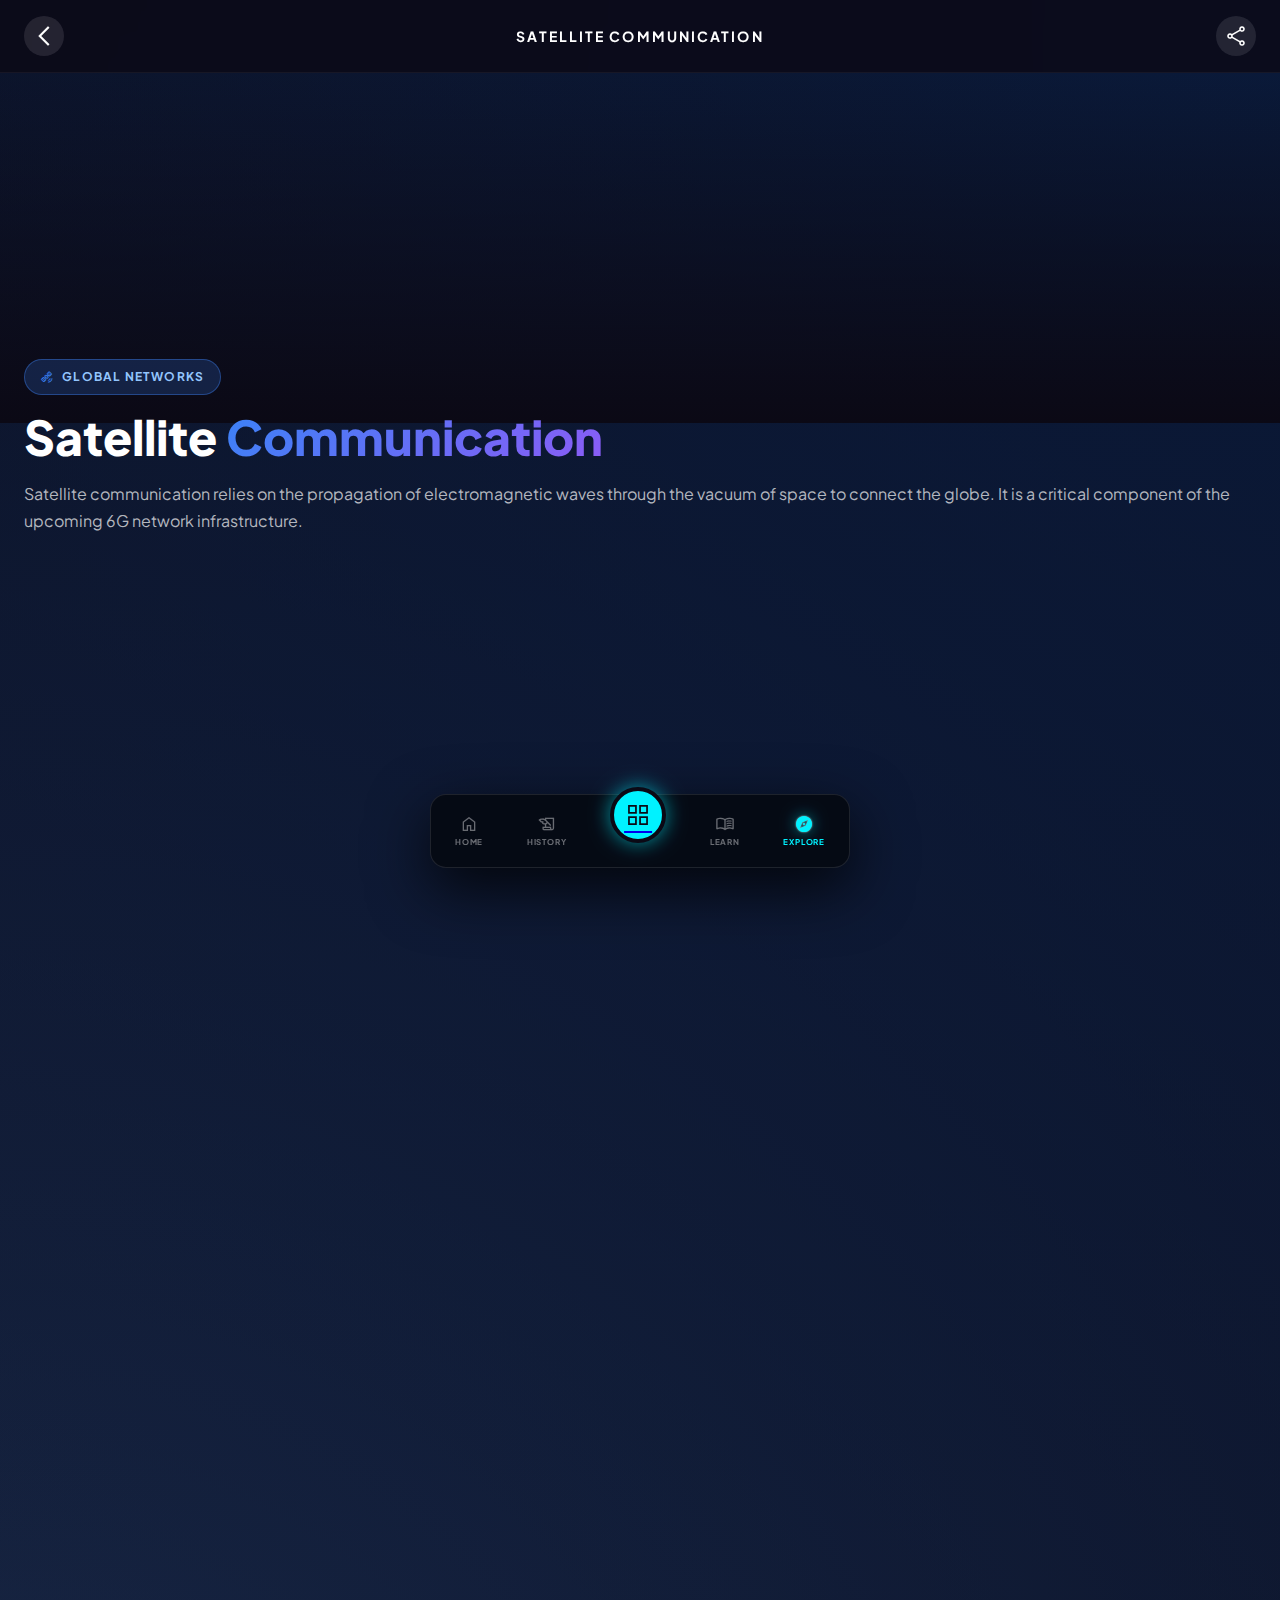
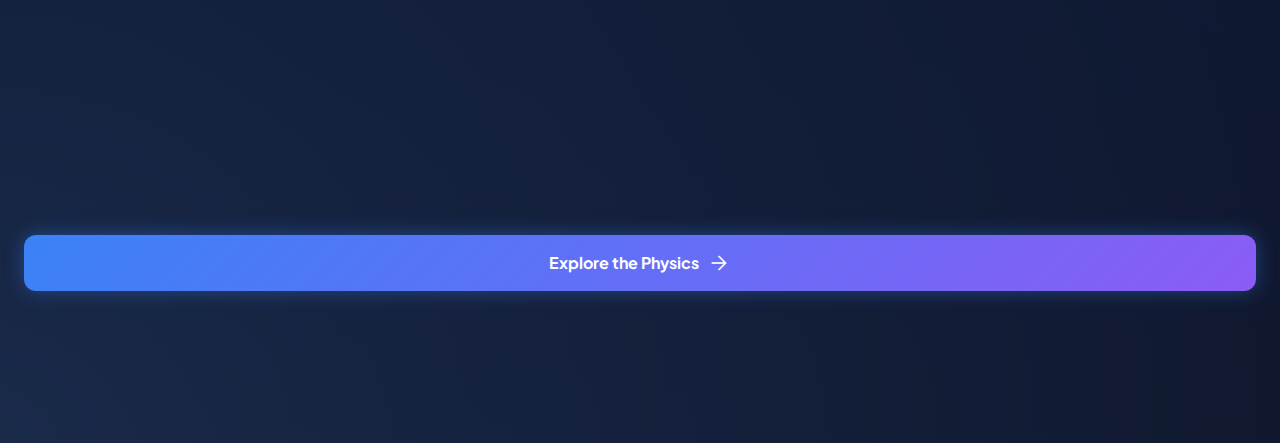
<file: tech-satellite.html>
<!DOCTYPE html>
<html class="dark" lang="en">

<head>
    <meta charset="utf-8" />
    <meta content="width=device-width, initial-scale=1.0" name="viewport" />
    <meta name="description"
        content="Learn how satellite communication uses electromagnetic waves for global connectivity.">
    <title>Satellite Communication | EM-Verse</title>
    <link rel="preconnect" href="https://fonts.googleapis.com">
    <link rel="preconnect" href="https://fonts.gstatic.com" crossorigin>
    <link href="https://fonts.googleapis.com/css2?family=Plus+Jakarta+Sans:wght@300;400;500;600;700;800&display=swap"
        rel="stylesheet">
    <link href="https://fonts.googleapis.com/css2?family=Material+Symbols+Outlined:wght,FILL@100..700,0..1&display=swap"
        rel="stylesheet">
    <link rel="stylesheet" href="landing.css">
    <link rel="stylesheet" href="tech-detail.css">
</head>

<body>
    <div class="detail-container blue-theme">
        <div class="sticky-header">
            <button class="back-button" onclick="window.location.href='applications.html'">
                <span class="material-symbols-outlined">arrow_back_ios_new</span>
            </button>
            <h2 class="page-title">Satellite Communication</h2>
            <button class="share-button"><span class="material-symbols-outlined">share</span></button>
        </div>

        <div class="hero-section">
            <div class="hero-image"
                style="background-image: url('https://images.unsplash.com/photo-1451187580459-43490279c0fa?q=80&w=2072&auto=format&fit=crop');">
                <div class="hero-gradient"></div>
            </div>
            <div class="hero-content">
                <div class="tech-badge blue">
                    <span class="material-symbols-outlined">satellite_alt</span>
                    <span>Global Networks</span>
                </div>
                <h1 class="hero-title">Satellite <span class="gradient-blue">Communication</span></h1>
                <p class="hero-description">Satellite communication relies on the propagation of electromagnetic waves
                    through the vacuum of space to connect the globe. It is a critical component of the upcoming 6G
                    network infrastructure.</p>
            </div>
        </div>

        <div class="content-wrapper">
            <div class="content-section">
                <div class="section-card">
                    <div class="section-header">
                        <div class="section-icon blue"><span class="material-symbols-outlined">waves</span></div>
                        <h3 class="section-title">The Physics</h3>
                    </div>
                    <p class="section-content">Signals (<strong>microwaves</strong>) are transmitted from Earth to
                        satellites, which amplify and retransmit them back to different receiving stations. Because
                        these waves must travel hundreds of kilometers, they suffer from <strong>"free-space path
                            loss"</strong>, requiring highly sensitive receivers and precise signal processing.</p>
                </div>
            </div>

            <div class="content-section">
                <div class="section-card">
                    <div class="section-header">
                        <div class="section-icon blue"><span class="material-symbols-outlined">cell_tower</span></div>
                        <h3 class="section-title">Non-Terrestrial Networks (NTN)</h3>
                    </div>
                    <p class="section-content">In the era of 5G and 6G, satellites are no longer just for TV. They are
                        forming <strong>Non-Terrestrial Networks</strong> that act as "base stations in the sky". This
                        allows for <strong>Direct-to-Device (D2D)</strong> communication, where a standard smartphone
                        can connect directly to a satellite without a ground tower.</p>
                </div>
            </div>

            <div class="content-section">
                <div class="section-card">
                    <div class="section-header">
                        <div class="section-icon blue"><span class="material-symbols-outlined">hub</span></div>
                        <h3 class="section-title">MIMO Technology</h3>
                    </div>
                    <p class="section-content">To handle the massive amount of data required by modern users, satellites
                        use <strong>MIMO (Multiple Input, Multiple Output)</strong> technology. This uses multiple
                        antennas to transmit and receive several data streams simultaneously, increasing capacity and
                        reliability.</p>
                    <ul class="key-points">
                        <li><span class="material-symbols-outlined point-icon">check_circle</span><span
                                class="point-text">Multiple antennas for parallel data streams</span></li>
                        <li><span class="material-symbols-outlined point-icon">check_circle</span><span
                                class="point-text">Increased bandwidth and reliability</span></li>
                        <li><span class="material-symbols-outlined point-icon">check_circle</span><span
                                class="point-text">Essential for high-speed satellite internet</span></li>
                    </ul>
                </div>
            </div>

            <div class="content-section">
                <div class="section-card">
                    <div class="section-header">
                        <div class="section-icon blue"><span class="material-symbols-outlined">public</span></div>
                        <h3 class="section-title">Global Connectivity</h3>
                    </div>
                    <p class="section-content">Constellations of <strong>Low Earth Orbit (LEO) satellites</strong> (like
                        Starlink or OneWeb) use these electromagnetic principles to provide internet to rural and remote
                        areas where laying physical cables is impossible.</p>
                    <div class="highlight-box blue">
                        <h4><span class="material-symbols-outlined">rocket_launch</span> LEO Advantages</h4>
                        <p>LEO satellites orbit at 500-2000km altitude, providing lower latency (20-40ms) compared to
                            geostationary satellites (600ms+). Thousands of satellites work together to provide
                            continuous global coverage.</p>
                    </div>
                </div>
            </div>
        </div>

        <div class="cta-section">
            <a href="index.html" class="cta-btn blue"><span>Explore the Physics</span><span
                    class="material-symbols-outlined">arrow_forward</span></a>
        </div>

        <nav class="bottom-nav">
            <div class="nav-container glass-nav">
                <a href="landing.html" class="nav-item"><span class="material-symbols-outlined">home</span><span
                        class="nav-label">HOME</span></a>
                <a href="history.html" class="nav-item"><span class="material-symbols-outlined">history_edu</span><span
                        class="nav-label">HISTORY</span></a>
                <div class="nav-search"><a href="index.html" class="search-btn"><span
                            class="material-symbols-outlined">grid_view</span></a></div>
                <a href="syllabus.html" class="nav-item"><span class="material-symbols-outlined">menu_book</span><span
                        class="nav-label">LEARN</span></a>
                <a href="applications.html" class="nav-item active"><span
                        class="material-symbols-outlined filled">explore</span><span
                        class="nav-label">EXPLORE</span></a>
            </div>
        </nav>
    </div>
    <script>document.querySelectorAll('.material-symbols-outlined.filled').forEach(i => i.style.fontVariationSettings = "'FILL' 1");</script>
</body>

</html>
</file>
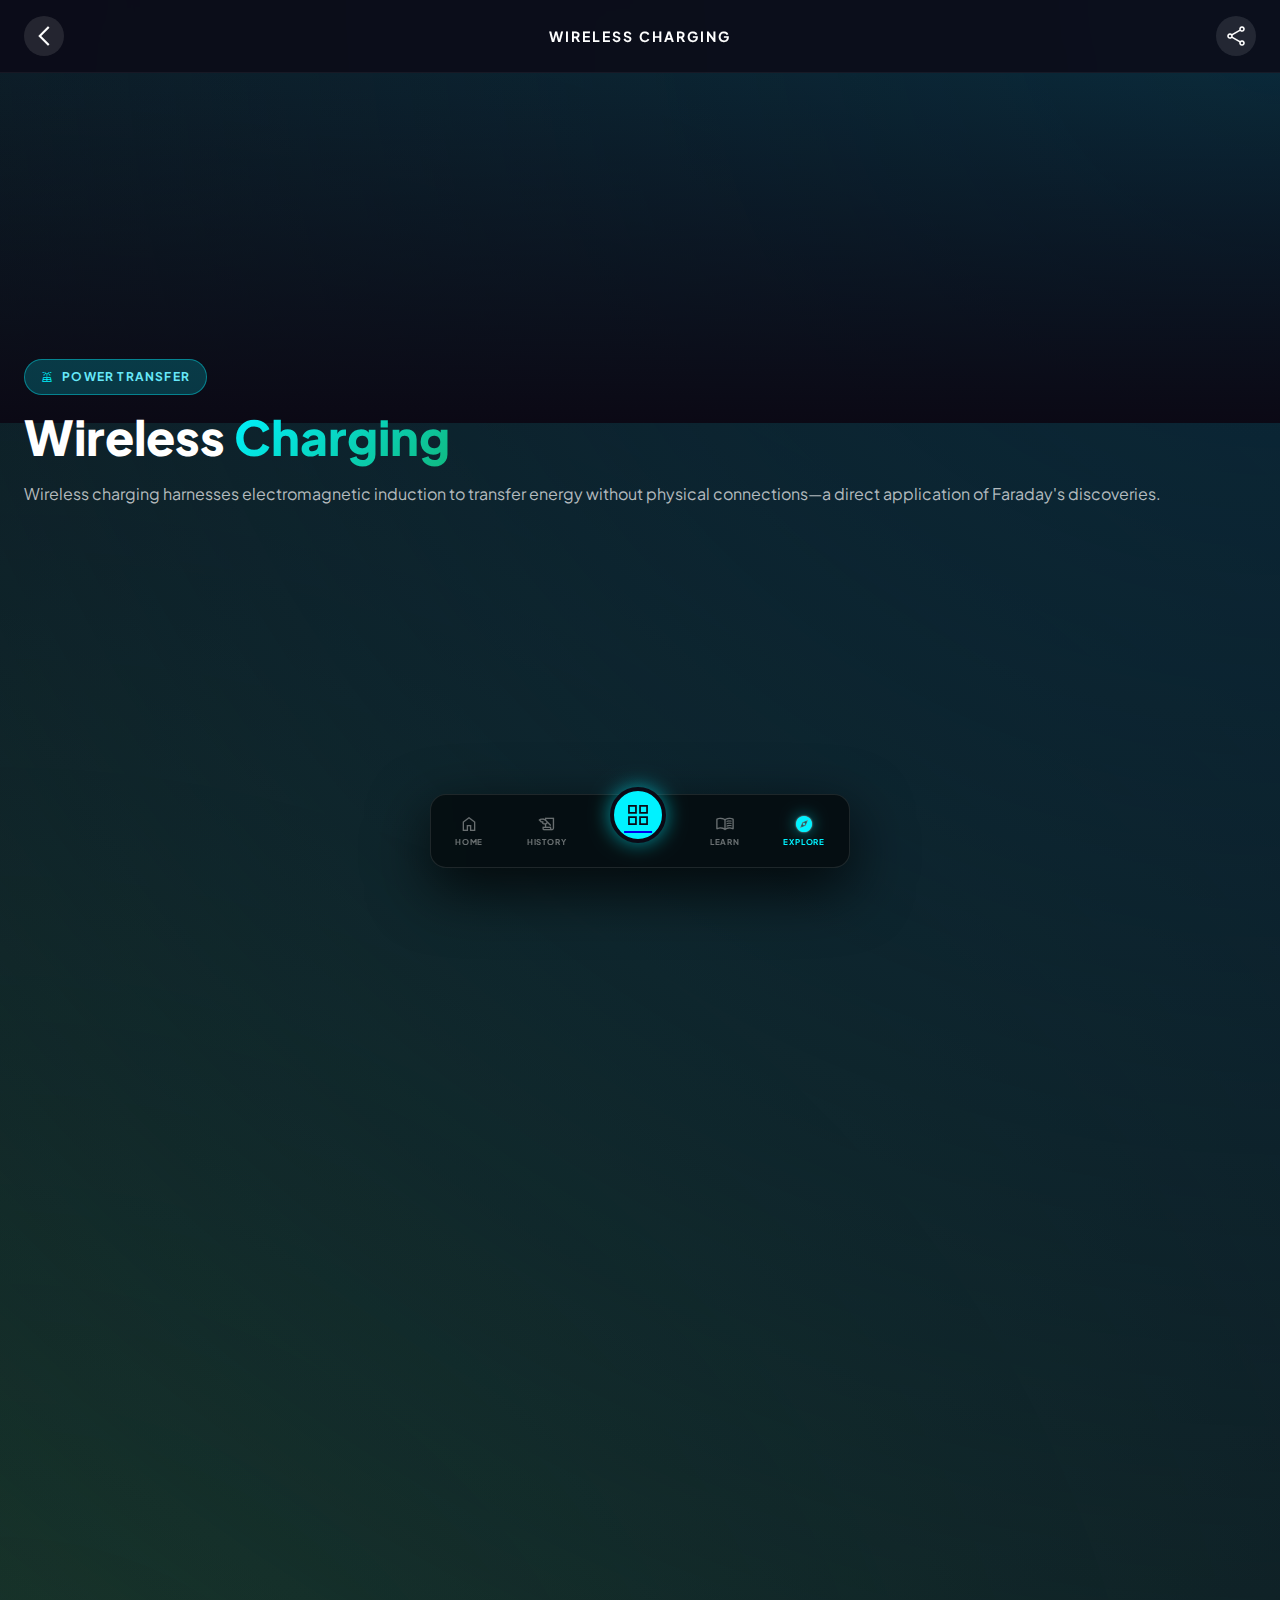
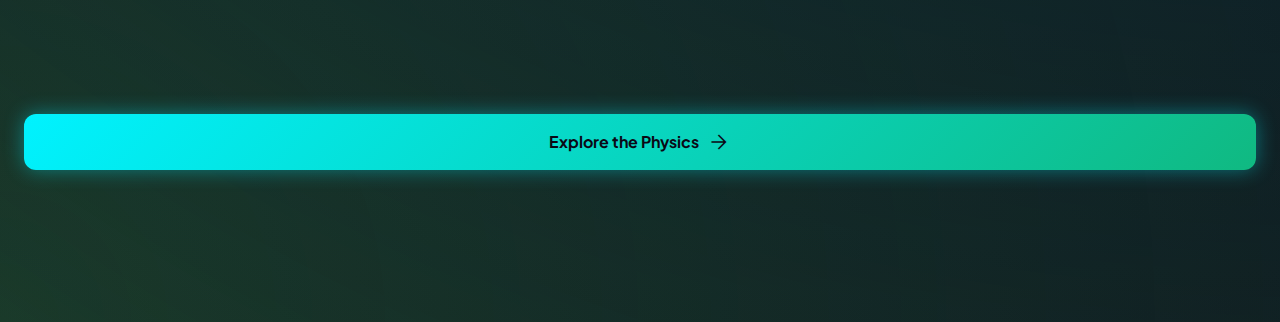
<file: tech-wireless-charging.html>
<!DOCTYPE html>
<html class="dark" lang="en">

<head>
    <meta charset="utf-8" />
    <meta content="width=device-width, initial-scale=1.0" name="viewport" />
    <meta name="description" content="Learn how wireless charging uses electromagnetic induction to transfer power.">
    <title>Wireless Charging | EM-Verse</title>
    <link rel="preconnect" href="https://fonts.googleapis.com">
    <link rel="preconnect" href="https://fonts.gstatic.com" crossorigin>
    <link href="https://fonts.googleapis.com/css2?family=Plus+Jakarta+Sans:wght@300;400;500;600;700;800&display=swap"
        rel="stylesheet">
    <link href="https://fonts.googleapis.com/css2?family=Material+Symbols+Outlined:wght,FILL@100..700,0..1&display=swap"
        rel="stylesheet">
    <link rel="stylesheet" href="landing.css">
    <link rel="stylesheet" href="tech-detail.css">
</head>

<body>
    <div class="detail-container cyan-theme">
        <div class="sticky-header">
            <button class="back-button" onclick="window.location.href='applications.html'">
                <span class="material-symbols-outlined">arrow_back_ios_new</span>
            </button>
            <h2 class="page-title">Wireless Charging</h2>
            <button class="share-button"><span class="material-symbols-outlined">share</span></button>
        </div>

        <div class="hero-section">
            <div class="hero-image"
                style="background-image: url('https://images.unsplash.com/photo-1605296867304-46d5465a13f1?q=80&w=2070&auto=format&fit=crop');">
                <div class="hero-gradient"></div>
            </div>
            <div class="hero-content">
                <div class="tech-badge cyan">
                    <span class="material-symbols-outlined">solar_power</span>
                    <span>Power Transfer</span>
                </div>
                <h1 class="hero-title">Wireless <span class="gradient-cyan">Charging</span></h1>
                <p class="hero-description">Wireless charging harnesses electromagnetic induction to transfer energy
                    without physical connections—a direct application of Faraday's discoveries.</p>
            </div>
        </div>

        <div class="content-wrapper">
            <div class="content-section">
                <div class="section-card">
                    <div class="section-header">
                        <div class="section-icon cyan"><span class="material-symbols-outlined">bolt</span></div>
                        <h3 class="section-title">Faraday's Law of Induction</h3>
                    </div>
                    <p class="section-content">The fundamental principle states that a <strong>changing magnetic
                            field</strong> through a conductor induces an electromotive force (EMF). This is expressed
                        as: <strong>ε = -N × dΦ/dt</strong></p>
                </div>
            </div>

            <div class="content-section">
                <div class="section-card">
                    <div class="section-header">
                        <div class="section-icon cyan"><span
                                class="material-symbols-outlined">settings_input_component</span></div>
                        <h3 class="section-title">Inductive Coupling Mechanism</h3>
                    </div>
                    <p class="section-content">An <strong>alternating current</strong> flows through the transmitter
                        coil, creating an oscillating magnetic field. When a device is placed nearby, this field induces
                        a voltage in the <strong>receiver coil</strong>, which is rectified to DC to charge the battery.
                    </p>
                    <ul class="key-points">
                        <li><span class="material-symbols-outlined point-icon">arrow_forward</span><span
                                class="point-text">Transmitter coil creates oscillating magnetic field</span></li>
                        <li><span class="material-symbols-outlined point-icon">arrow_forward</span><span
                                class="point-text">Receiver coil captures the changing flux</span></li>
                        <li><span class="material-symbols-outlined point-icon">arrow_forward</span><span
                                class="point-text">Induced AC is rectified to DC for battery</span></li>
                    </ul>
                </div>
            </div>

            <div class="content-section">
                <div class="section-card">
                    <div class="section-header">
                        <div class="section-icon cyan"><span class="material-symbols-outlined">apps</span></div>
                        <h3 class="section-title">Applications</h3>
                    </div>
                    <div class="app-grid">
                        <div class="app-item"><span class="material-symbols-outlined">smartphone</span>
                            <h4>Smartphones</h4>
                            <p>Qi Standard</p>
                        </div>
                        <div class="app-item"><span class="material-symbols-outlined">electric_car</span>
                            <h4>Electric Vehicles</h4>
                            <p>High-Power WPT</p>
                        </div>
                        <div class="app-item"><span class="material-symbols-outlined">watch</span>
                            <h4>Wearables</h4>
                            <p>Smartwatches</p>
                        </div>
                        <div class="app-item"><span class="material-symbols-outlined">medical_services</span>
                            <h4>Medical</h4>
                            <p>Implants</p>
                        </div>
                    </div>
                </div>
            </div>

            <div class="content-section">
                <div class="section-card">
                    <div class="section-header">
                        <div class="section-icon cyan"><span class="material-symbols-outlined">verified</span></div>
                        <h3 class="section-title">The Qi Standard</h3>
                    </div>
                    <p class="section-content"><strong>Qi</strong> (pronounced "chee") operates at 100-205 kHz,
                        supporting 5W to 15W for phones. Features include universal compatibility, foreign object
                        detection, and smart communication between charger and device.</p>
                </div>
            </div>
        </div>

        <div class="cta-section">
            <a href="index.html" class="cta-btn cyan"><span>Explore the Physics</span><span
                    class="material-symbols-outlined">arrow_forward</span></a>
        </div>

        <nav class="bottom-nav">
            <div class="nav-container glass-nav">
                <a href="landing.html" class="nav-item"><span class="material-symbols-outlined">home</span><span
                        class="nav-label">HOME</span></a>
                <a href="history.html" class="nav-item"><span class="material-symbols-outlined">history_edu</span><span
                        class="nav-label">HISTORY</span></a>
                <div class="nav-search"><a href="index.html" class="search-btn"><span
                            class="material-symbols-outlined">grid_view</span></a></div>
                <a href="syllabus.html" class="nav-item"><span class="material-symbols-outlined">menu_book</span><span
                        class="nav-label">LEARN</span></a>
                <a href="applications.html" class="nav-item active"><span
                        class="material-symbols-outlined filled">explore</span><span
                        class="nav-label">EXPLORE</span></a>
            </div>
        </nav>
    </div>
    <script>document.querySelectorAll('.material-symbols-outlined.filled').forEach(i => i.style.fontVariationSettings = "'FILL' 1");</script>
</body>

</html>
</file>
<file: landing.css>
/* ========================================
   Electromag Learning Portal - Landing Page Styles
   ======================================== */

/* CSS Variables */
:root {
    /* Deep Moody Theme */
    --primary-dark: #130F26;
    --deep-purple: #2D1B4E;
    --cyan-glow: #00F2FF;
    --purple-glow: #B026FF;

    /* Background Gradient */
    --bg-gradient: radial-gradient(circle at top right, #3B1C5A 0%, #1A123D 45%, #0B0915 100%);

    /* Glass Effects */
    --glass-bg: rgba(255, 255, 255, 0.04);
    --glass-bg-hover: rgba(255, 255, 255, 0.08);
    --glass-border: rgba(255, 255, 255, 0.1);
    --glass-blur: blur(50px);

    /* Text Colors */
    --text-primary: #ffffff;
    --text-secondary: rgba(255, 255, 255, 0.7);
    --text-muted: rgba(255, 255, 255, 0.5);
    --text-dim: rgba(255, 255, 255, 0.4);

    /* Shadows */
    --card-shadow: 0 24px 50px -12px rgba(0, 0, 0, 0.8);
    --glow-shadow: 0 0 15px rgba(0, 0, 0, 0.2);

    /* Fonts */
    --font-display: 'Plus Jakarta Sans', sans-serif;

    /* Spacing */
    --spacing-xs: 0.25rem;
    --spacing-sm: 0.5rem;
    --spacing-md: 1rem;
    --spacing-lg: 1.5rem;
    --spacing-xl: 2rem;
    --spacing-2xl: 3rem;

    /* Transitions */
    --transition-fast: 0.3s ease;
    --transition-base: 0.5s ease;
    --transition-slow: 0.7s ease;
    --transition-ultra: 1s ease;
}

/* Reset & Base */
*,
*::before,
*::after {
    margin: 0;
    padding: 0;
    box-sizing: border-box;
}

html {
    font-size: 16px;
    scroll-behavior: smooth;
}

body {
    font-family: var(--font-display);
    background: var(--bg-gradient);
    background-attachment: fixed;
    color: var(--text-primary);
    min-height: 100vh;
    overflow-x: hidden;
    line-height: 1.5;
    -webkit-font-smoothing: antialiased;
}

/* Material Symbols Styling */
.material-symbols-outlined {
    font-variation-settings: 'FILL' 0, 'wght' 300, 'GRAD' 0, 'opsz' 24;
}

.material-symbols-outlined.filled {
    font-variation-settings: 'FILL' 1, 'wght' 300, 'GRAD' 0, 'opsz' 24;
}

/* ========================================
   Utility Classes
   ======================================== */

.glass-card {
    background: var(--glass-bg);
    backdrop-filter: var(--glass-blur);
    -webkit-backdrop-filter: var(--glass-blur);
    border: 1px solid var(--glass-border);
    box-shadow: var(--card-shadow);
}

.glass-card:hover {
    background: var(--glass-bg-hover);
    border-color: rgba(0, 242, 255, 0.3);
    transition: all var(--transition-base);
}

.glass-button {
    background: rgba(255, 255, 255, 0.05);
    backdrop-filter: blur(40px);
    -webkit-backdrop-filter: blur(40px);
    border: 0.5px solid rgba(255, 255, 255, 0.12);
    box-shadow: var(--glow-shadow);
    transition: all var(--transition-fast);
}

.glass-button:hover {
    border-color: rgba(0, 242, 255, 0.5);
    background: rgba(255, 255, 255, 0.1);
}

.glass-button-primary {
    background: rgba(0, 242, 255, 0.1);
    backdrop-filter: blur(40px);
    -webkit-backdrop-filter: blur(40px);
    border: 1px solid rgba(0, 242, 255, 0.2);
    color: var(--cyan-glow);
    transition: all var(--transition-fast);
}

.glass-button-primary:hover {
    border-color: #00D4FF;
    background: rgba(0, 242, 255, 0.2);
    box-shadow: 0 0 20px rgba(0, 242, 255, 0.4);
}

.text-glow-cyan {
    text-shadow: 0 0 15px rgba(0, 242, 255, 0.6), 0 0 2px rgba(255, 255, 255, 0.8);
}

.text-glow-purple {
    text-shadow: 0 0 15px rgba(176, 38, 255, 0.6);
}

.text-glow-white {
    text-shadow: 0 0 10px rgba(255, 255, 255, 0.4);
}

.gradient-text {
    background: linear-gradient(135deg, #00D4FF 0%, #B026FF 100%);
    -webkit-background-clip: text;
    -webkit-text-fill-color: transparent;
    background-clip: text;
}

.accent {
    color: var(--cyan-glow);
}

/* ========================================
   Layout Container
   ======================================== */

.portal-container {
    display: flex;
    flex-direction: column;
    min-height: 100vh;
    max-width: 1400px;
    margin: 0 auto;
    padding: 0 1.5rem;
}

@media (min-width: 768px) {
    .portal-container {
        padding: 0 3rem;
    }
}

/* ========================================
   Header
   ======================================== */

.portal-header {
    display: flex;
    align-items: center;
    justify-content: space-between;
    padding: 1.5rem 0;
    position: sticky;
    top: 0;
    z-index: 50;
    background: linear-gradient(to bottom, rgba(59, 28, 90, 0.8), transparent);
    backdrop-filter: blur(8px);
    -webkit-backdrop-filter: blur(8px);
    margin: 0 -1.5rem;
    padding-left: 1.5rem;
    padding-right: 1.5rem;
}

@media (min-width: 768px) {
    .portal-header {
        margin: 0;
        padding-left: 0;
        padding-right: 0;
    }
}

.header-btn {
    width: 40px;
    height: 40px;
    display: flex;
    align-items: center;
    justify-content: center;
    border-radius: 50%;
    cursor: pointer;
}

.header-btn .material-symbols-outlined {
    font-size: 24px;
    transition: color var(--transition-fast);
}

.header-btn:hover .material-symbols-outlined {
    color: var(--cyan-glow);
}

.settings-btn {
    background: none;
    border: none;
    color: inherit;
    cursor: pointer;
    display: flex;
    align-items: center;
    justify-content: center;
}

.settings-btn .material-symbols-outlined {
    font-size: 20px;
    transition: transform var(--transition-base);
}

.header-btn:hover .settings-btn .material-symbols-outlined {
    transform: rotate(90deg);
}

.header-title {
    display: flex;
    flex-direction: column;
    align-items: center;
}

.header-title h1 {
    font-size: 1.5rem;
    font-weight: 800;
    letter-spacing: 0.1em;
    text-align: center;
    text-shadow: 0 0 20px rgba(0, 242, 255, 0.6);
}

.header-title h1.header-headline {
    font-size: 1.75rem;
    background: linear-gradient(135deg, #00D4FF 0%, #B026FF 100%);
    -webkit-background-clip: text;
    -webkit-text-fill-color: transparent;
    background-clip: text;
    text-shadow: none;
    filter: drop-shadow(0 0 20px rgba(0, 242, 255, 0.4));
}

.header-title .subtitle {
    font-size: 10px;
    color: var(--text-secondary);
    margin-top: 4px;
    font-weight: 600;
    text-transform: none;
    letter-spacing: 0.02em;
}

/* ========================================
   Main Content
   ======================================== */

.portal-main {
    display: flex;
    flex-direction: column;
    gap: 2rem;
    padding-bottom: 10rem;
    padding-top: 0.5rem;
}

/* ========================================
   Featured Card
   ======================================== */

.featured-section {
    width: 100%;
}

.featured-card {
    border-radius: 2.5rem;
    overflow: hidden;
    position: relative;
    cursor: pointer;
}

.featured-gradient-overlay {
    position: absolute;
    inset: 0;
    background: linear-gradient(135deg, rgba(0, 242, 255, 0.1) 0%, rgba(176, 38, 255, 0.1) 100%);
    opacity: 0;
    transition: opacity var(--transition-slow);
    pointer-events: none;
}

.featured-card:hover .featured-gradient-overlay {
    opacity: 1;
}

.featured-grid {
    display: grid;
    grid-template-columns: 1fr;
    gap: 0;
    min-height: 420px;
}

@media (min-width: 768px) {
    .featured-grid {
        grid-template-columns: 1fr 1fr;
        min-height: 380px;
    }
}

.featured-image-container {
    position: relative;
    height: 256px;
    width: 100%;
    overflow: hidden;
}

@media (min-width: 768px) {
    .featured-image-container {
        height: 100%;
    }
}

.featured-image {
    position: absolute;
    inset: 0;
    background-position: center;
    background-repeat: no-repeat;
    background-size: cover;
    transform: scale(1.1);
    transition: transform var(--transition-ultra) ease-out;
}

.featured-card:hover .featured-image {
    transform: scale(1);
}

.featured-image-gradient {
    position: absolute;
    inset: 0;
    background: linear-gradient(to top, #0B0915 0%, rgba(11, 9, 21, 0.5) 50%, transparent 100%);
}

@media (min-width: 768px) {
    .featured-image-gradient {
        background: linear-gradient(to right, #0B0915 0%, rgba(11, 9, 21, 0.5) 50%, transparent 100%);
    }
}

.featured-badge {
    position: absolute;
    top: 1rem;
    left: 1rem;
    background: rgba(0, 242, 255, 0.2);
    backdrop-filter: blur(20px);
    -webkit-backdrop-filter: blur(20px);
    padding: 0.375rem 1rem;
    border-radius: 9999px;
    border: 1px solid rgba(0, 242, 255, 0.3);
    font-size: 10px;
    font-weight: 700;
    text-transform: uppercase;
    letter-spacing: 0.2em;
    color: var(--cyan-glow);
    display: flex;
    align-items: center;
    gap: 0.5rem;
}

.pulse-dot {
    width: 6px;
    height: 6px;
    border-radius: 50%;
    background: #00D4FF;
    animation: pulse 2s cubic-bezier(0.4, 0, 0.6, 1) infinite;
}

@keyframes pulse {

    0%,
    100% {
        opacity: 1;
    }

    50% {
        opacity: 0.5;
    }
}

.featured-content {
    padding: 2rem;
    display: flex;
    flex-direction: column;
    justify-content: center;
    position: relative;
    z-index: 10;
    margin-top: -2.5rem;
    background: linear-gradient(to top, #0B0915 0%, rgba(11, 9, 21, 0.9) 50%, transparent 100%);
}

@media (min-width: 768px) {
    .featured-content {
        margin-top: 0;
        background: none;
    }
}

.featured-label {
    font-size: 10px;
    font-weight: 700;
    text-transform: uppercase;
    letter-spacing: 0.3em;
    color: var(--cyan-glow);
    text-shadow: 0 0 15px rgba(0, 242, 255, 0.6), 0 0 2px rgba(255, 255, 255, 0.8);
    margin-bottom: 0.5rem;
}

.featured-title {
    font-size: 2.25rem;
    font-weight: 900;
    color: var(--text-primary);
    text-shadow: 0 0 10px rgba(255, 255, 255, 0.4);
    margin-bottom: 1rem;
    line-height: 1.2;
}

@media (min-width: 768px) {
    .featured-title {
        font-size: 3rem;
    }
}

.featured-title .gradient-text {
    text-shadow: none;
}

.featured-description {
    color: var(--text-secondary);
    font-size: 0.875rem;
    font-weight: 500;
    line-height: 1.6;
    margin-bottom: 2rem;
    max-width: 400px;
}

.featured-actions {
    display: flex;
    flex-wrap: wrap;
    gap: 1rem;
}

.launch-btn {
    height: 48px;
    padding: 0 2rem;
    border-radius: 9999px;
    display: flex;
    align-items: center;
    gap: 0.75rem;
    font-weight: 700;
    font-size: 0.875rem;
    letter-spacing: 0.1em;
    text-decoration: none;
}

.launch-btn .material-symbols-outlined {
    font-size: 1.125rem;
}

.info-btn {
    width: 48px;
    height: 48px;
    border-radius: 9999px;
    display: flex;
    align-items: center;
    justify-content: center;
    color: var(--text-muted);
    background: none;
    cursor: pointer;
}

.info-btn:hover {
    color: var(--text-primary);
}

/* ========================================
   Widget Cards
   ======================================== */

.widgets-section {
    display: grid;
    grid-template-columns: 1fr;
    gap: 1.5rem;
}

@media (min-width: 768px) {
    .widgets-section {
        grid-template-columns: 1fr 1fr;
    }
}

.widget-card {
    border-radius: 2rem;
    padding: 1.5rem;
    position: relative;
    overflow: hidden;
    cursor: pointer;
}

@media (min-width: 768px) {
    .widget-card {
        padding: 2rem;
    }
}

.widget-glow {
    position: absolute;
    width: 160px;
    height: 160px;
    border-radius: 50%;
    filter: blur(60px);
    transition: all var(--transition-base);
}

.widget-glow.cyan {
    right: -40px;
    top: -40px;
    background: rgba(0, 242, 255, 0.2);
}

.widget-card:hover .widget-glow.cyan {
    background: rgba(0, 242, 255, 0.3);
}

.widget-glow.purple {
    left: -40px;
    bottom: -40px;
    background: rgba(176, 38, 255, 0.2);
}

.widget-card:hover .widget-glow.purple {
    background: rgba(176, 38, 255, 0.3);
}

.widget-content {
    position: relative;
    z-index: 10;
    display: flex;
    flex-direction: column;
    height: 100%;
    justify-content: space-between;
    gap: 1.5rem;
}

.widget-header {
    display: flex;
    align-items: flex-start;
    justify-content: space-between;
}

.widget-icon {
    width: 56px;
    height: 56px;
    border-radius: 1rem;
    display: flex;
    align-items: center;
    justify-content: center;
    backdrop-filter: blur(20px);
    -webkit-backdrop-filter: blur(20px);
    border: 1px solid var(--glass-border);
}

.widget-icon.cyan {
    background: linear-gradient(135deg, rgba(0, 242, 255, 0.2) 0%, rgba(0, 100, 200, 0.2) 100%);
    box-shadow: 0 0 30px rgba(0, 242, 255, 0.15);
}

.widget-icon.cyan .material-symbols-outlined {
    font-size: 1.875rem;
    color: var(--cyan-glow);
}

.widget-icon.purple {
    background: linear-gradient(135deg, rgba(176, 38, 255, 0.2) 0%, rgba(200, 50, 150, 0.2) 100%);
    box-shadow: 0 0 30px rgba(176, 38, 255, 0.15);
}

.widget-icon.purple .material-symbols-outlined {
    font-size: 1.875rem;
    color: #C084FC;
}

.widget-badge {
    background: rgba(0, 242, 255, 0.1);
    color: #67E8F9;
    font-size: 10px;
    font-weight: 700;
    padding: 0.25rem 0.5rem;
    border-radius: 0.375rem;
    border: 1px solid rgba(0, 242, 255, 0.2);
    text-transform: uppercase;
    letter-spacing: 0.15em;
}

.mastery-stats {
    text-align: right;
}

.mastery-label {
    font-size: 10px;
    color: var(--text-dim);
    text-transform: uppercase;
    font-weight: 700;
    letter-spacing: 0.1em;
}

.mastery-value {
    font-size: 1.25rem;
    font-weight: 900;
    color: var(--text-primary);
    text-shadow: 0 0 15px rgba(176, 38, 255, 0.6);
}

.widget-body {
    flex: 1;
}

.widget-title {
    font-size: 1.5rem;
    font-weight: 700;
    margin-bottom: 0.5rem;
}

.widget-title.cyan {
    color: var(--text-primary);
    text-shadow: 0 0 15px rgba(0, 242, 255, 0.6), 0 0 2px rgba(255, 255, 255, 0.8);
}

.widget-title.purple {
    color: var(--text-primary);
    text-shadow: 0 0 15px rgba(176, 38, 255, 0.6);
}

.widget-description {
    color: var(--text-muted);
    font-size: 0.75rem;
    font-weight: 500;
    line-height: 1.6;
}

.progress-container {
    display: flex;
    flex-direction: column;
    gap: 0.5rem;
}

.progress-info {
    display: flex;
    justify-content: space-between;
    font-size: 10px;
    font-weight: 700;
    color: var(--text-muted);
    letter-spacing: 0.1em;
}

.progress-bar {
    width: 100%;
    height: 8px;
    border-radius: 9999px;
    background: rgba(255, 255, 255, 0.1);
    box-shadow: inset 0 1px 3px rgba(0, 0, 0, 0.3);
    overflow: hidden;
}

.progress-fill {
    height: 100%;
    background: linear-gradient(90deg, #A855F7, #EC4899);
    border-radius: 9999px;
    box-shadow: 0 0 10px rgba(176, 38, 255, 0.5);
}

.widget-action-btn {
    width: 100%;
    height: 44px;
    border-radius: 0.75rem;
    background: rgba(255, 255, 255, 0.05);
    border: 1px solid var(--glass-border);
    display: flex;
    align-items: center;
    justify-content: center;
    gap: 0.5rem;
    cursor: pointer;
    transition: all var(--transition-fast);
    text-decoration: none;
}

.widget-action-btn span {
    font-size: 0.75rem;
    font-weight: 700;
    letter-spacing: 0.15em;
    color: #E0F2FE;
}

.widget-action-btn:hover {
    background: rgba(0, 242, 255, 0.1);
    border-color: rgba(0, 242, 255, 0.3);
}

.widget-action-btn.purple span {
    color: #F3E8FF;
}

.widget-action-btn.purple:hover {
    background: rgba(176, 38, 255, 0.1);
    border-color: rgba(176, 38, 255, 0.3);
}

/* ========================================
   Module Grid
   ======================================== */

.modules-section {
    margin-bottom: 5rem;
}

.section-header {
    display: flex;
    align-items: center;
    justify-content: space-between;
    margin-bottom: 2rem;
    padding: 0 0.5rem;
}

.section-title {
    font-size: 1.25rem;
    font-weight: 800;
    color: var(--text-primary);
    letter-spacing: -0.025em;
    display: flex;
    align-items: center;
    gap: 0.75rem;
}

.title-accent {
    width: 4px;
    height: 24px;
    background: var(--cyan-glow);
    border-radius: 9999px;
    box-shadow: 0 0 15px var(--cyan-glow);
}

.view-all-btn {
    font-size: 10px;
    font-weight: 700;
    color: var(--text-dim);
    letter-spacing: 0.2em;
    text-transform: uppercase;
    background: none;
    border: none;
    cursor: pointer;
    transition: color var(--transition-fast);
}

.view-all-btn:hover {
    color: var(--cyan-glow);
}

.modules-grid {
    display: grid;
    grid-template-columns: 1fr;
    gap: 2rem;
}

@media (min-width: 768px) {
    .modules-grid {
        grid-template-columns: repeat(2, 1fr);
    }
}

@media (min-width: 1024px) {
    .modules-grid {
        grid-template-columns: repeat(3, 1fr);
    }
}

.module-card {
    border-radius: 2rem;
    overflow: hidden;
    display: flex;
    flex-direction: column;
    cursor: pointer;
}

.module-image-container {
    position: relative;
    width: 100%;
    aspect-ratio: 2 / 1;
    overflow: hidden;
}

.module-image {
    position: absolute;
    inset: 0;
    background-position: center;
    background-repeat: no-repeat;
    background-size: cover;
    transition: transform var(--transition-ultra);
}

.module-card:hover .module-image {
    transform: scale(1.05);
}

.module-image.magnet-gradient {
    background: linear-gradient(135deg, #e74c3c 0%, #e74c3c 50%, #3498db 50%, #3498db 100%);
}

.module-image-gradient {
    position: absolute;
    inset: 0;
    background: linear-gradient(to top, #0B0915 0%, transparent 100%);
    opacity: 0.8;
}

.module-tag {
    position: absolute;
    top: 1rem;
    right: 1rem;
    background: rgba(0, 0, 0, 0.4);
    backdrop-filter: blur(20px);
    -webkit-backdrop-filter: blur(20px);
    font-size: 9px;
    font-weight: 700;
    color: rgba(255, 255, 255, 0.8);
    padding: 0.25rem 0.5rem;
    border-radius: 4px;
    border: 1px solid var(--glass-border);
    text-transform: uppercase;
}

.module-tag.new {
    background: rgba(0, 242, 255, 0.2);
    color: #E0F2FE;
    border-color: rgba(0, 242, 255, 0.2);
}

.module-content {
    padding: 1.25rem;
    display: flex;
    flex-direction: column;
    flex: 1;
    justify-content: space-between;
    gap: 0.75rem;
}

.module-title {
    font-size: 1.125rem;
    font-weight: 800;
    letter-spacing: -0.025em;
    color: var(--text-primary);
    text-shadow: 0 0 15px rgba(0, 242, 255, 0.6), 0 0 2px rgba(255, 255, 255, 0.8);
    text-transform: uppercase;
}

.module-description {
    color: var(--text-muted);
    font-size: 0.75rem;
    font-weight: 500;
    line-height: 1.6;
    display: -webkit-box;
    -webkit-line-clamp: 2;
    line-clamp: 2;
    -webkit-box-orient: vertical;
    overflow: hidden;
}

.module-start-btn {
    width: 100%;
    height: 40px;
    border-radius: 0.75rem;
    display: flex;
    align-items: center;
    justify-content: center;
    gap: 0.5rem;
    margin-top: 0.5rem;
    text-decoration: none;
    transition: border-color var(--transition-fast);
}

.module-card:hover .module-start-btn {
    border-color: rgba(0, 242, 255, 0.4);
}

.module-start-btn .btn-label {
    font-size: 9px;
    font-weight: 700;
    letter-spacing: 0.2em;
    color: var(--cyan-glow);
    text-transform: uppercase;
}

.module-start-btn .material-symbols-outlined {
    font-size: 0.875rem;
    color: var(--cyan-glow);
}

/* ========================================
   Bottom Navigation
   ======================================== */

.bottom-nav {
    position: fixed;
    bottom: 2rem;
    left: 50%;
    transform: translateX(-50%);
    width: 90%;
    max-width: 420px;
    z-index: 50;
}

.glass-nav {
    background: rgba(0, 0, 0, 0.6);
    backdrop-filter: blur(50px);
    -webkit-backdrop-filter: blur(50px);
    border: 1px solid var(--glass-border);
    border-radius: 1rem;
    display: flex;
    justify-content: space-between;
    align-items: center;
    padding: 0.5rem 1.5rem;
    box-shadow: 0 20px 60px rgba(0, 0, 0, 0.8);
}

.nav-item {
    display: flex;
    flex-direction: column;
    align-items: center;
    gap: 2px;
    color: var(--text-dim);
    cursor: pointer;
    transition: all var(--transition-fast);
    text-decoration: none;
}

.nav-item:hover {
    color: var(--text-primary);
    transform: scale(1.1);
}

.nav-item.active {
    color: var(--cyan-glow);
}

.nav-item .material-symbols-outlined {
    font-size: 20px;
}

.nav-item.active .material-symbols-outlined {
    text-shadow: 0 0 15px rgba(0, 242, 255, 0.6), 0 0 2px rgba(255, 255, 255, 0.8);
}

.nav-label {
    font-size: 8px;
    font-weight: 700;
    text-transform: uppercase;
    letter-spacing: 0.1em;
}

.nav-search {
    position: relative;
    top: -1rem;
}

.search-btn {
    width: 56px;
    height: 56px;
    border-radius: 50%;
    background: var(--cyan-glow);
    box-shadow: 0 0 20px rgba(0, 242, 255, 0.6);
    display: flex;
    align-items: center;
    justify-content: center;
    cursor: pointer;
    transition: transform var(--transition-fast);
    border: 4px solid #0B0915;
}

.search-btn:hover {
    transform: scale(1.1);
}

.search-btn .material-symbols-outlined {
    font-size: 28px;
    color: #0B0915;
    font-weight: 900;
}

/* ========================================
   Responsive Adjustments
   ======================================== */

@media (max-width: 480px) {
    .featured-title {
        font-size: 1.75rem;
    }

    .launch-btn {
        width: 100%;
        justify-content: center;
    }

    .widget-title {
        font-size: 1.25rem;
    }
}

/* ========================================
   Selection Styling
   ======================================== */

::selection {
    background: rgba(0, 242, 255, 0.3);
}

/* ========================================
   Scrollbar Styling
   ======================================== */

::-webkit-scrollbar {
    width: 8px;
}

::-webkit-scrollbar-track {
    background: rgba(0, 0, 0, 0.2);
}

::-webkit-scrollbar-thumb {
    background: rgba(0, 242, 255, 0.3);
    border-radius: 4px;
}

::-webkit-scrollbar-thumb:hover {
    background: rgba(0, 242, 255, 0.5);
}

/* ========================================
   Modal Styles
   ======================================== */

.modal-overlay {
    position: fixed;
    inset: 0;
    background: rgba(11, 9, 21, 0.9);
    backdrop-filter: blur(10px);
    -webkit-backdrop-filter: blur(10px);
    z-index: 1000;
    display: flex;
    align-items: center;
    justify-content: center;
    padding: 1rem;
    opacity: 0;
    visibility: hidden;
    transition: all var(--transition-fast);
}

.modal-overlay.active {
    opacity: 1;
    visibility: visible;
}

.modal-container {
    width: 100%;
    max-width: 600px;
    max-height: 85vh;
    border-radius: 2rem;
    overflow: hidden;
    display: flex;
    flex-direction: column;
    transform: scale(0.9) translateY(20px);
    transition: transform var(--transition-fast);
}

.modal-overlay.active .modal-container {
    transform: scale(1) translateY(0);
}

.modal-header {
    display: flex;
    align-items: center;
    justify-content: space-between;
    padding: 1.5rem;
    border-bottom: 1px solid var(--glass-border);
}

.modal-title-area {
    display: flex;
    align-items: center;
    gap: 1rem;
}

.modal-title {
    font-size: 1.25rem;
    font-weight: 700;
    color: var(--text-primary);
}

.modal-subtitle {
    font-size: 0.75rem;
    color: var(--text-muted);
    margin-top: 2px;
}

.modal-close-btn {
    width: 40px;
    height: 40px;
    border-radius: 50%;
    background: rgba(255, 255, 255, 0.05);
    border: 1px solid var(--glass-border);
    display: flex;
    align-items: center;
    justify-content: center;
    cursor: pointer;
    color: var(--text-muted);
    transition: all var(--transition-fast);
}

.modal-close-btn:hover {
    background: rgba(244, 63, 94, 0.2);
    border-color: rgba(244, 63, 94, 0.5);
    color: #F43F5E;
}

.modal-body {
    flex: 1;
    padding: 1.5rem;
    overflow-y: auto;
    display: flex;
    flex-direction: column;
}

/* Chat Container (AI Tutor) */
.chat-container {
    flex: 1;
    min-height: 300px;
    max-height: 400px;
    overflow-y: auto;
    padding: 1rem;
    background: rgba(0, 0, 0, 0.2);
    border-radius: 1rem;
    margin-bottom: 1rem;
}

.chat-welcome {
    text-align: center;
    padding: 3rem 1rem;
}

.chat-welcome .chat-icon {
    font-size: 4rem;
    color: var(--cyan-glow);
    margin-bottom: 1rem;
    display: block;
}

.chat-welcome h3 {
    font-size: 1.25rem;
    color: var(--text-primary);
    margin-bottom: 0.5rem;
}

.chat-welcome p {
    color: var(--text-muted);
    font-size: 0.875rem;
}

.chat-message {
    margin-bottom: 1rem;
    padding: 0.75rem 1rem;
    border-radius: 1rem;
    max-width: 85%;
}

.chat-message.user {
    background: linear-gradient(135deg, rgba(0, 242, 255, 0.2), rgba(0, 100, 200, 0.2));
    border: 1px solid rgba(0, 242, 255, 0.3);
    margin-left: auto;
}

.chat-message.ai {
    background: rgba(255, 255, 255, 0.05);
    border: 1px solid var(--glass-border);
}

.chat-message p {
    font-size: 0.875rem;
    color: var(--text-primary);
    line-height: 1.5;
}

.chat-input-area {
    display: flex;
    gap: 0.75rem;
}

.chat-input-area input {
    flex: 1;
    height: 48px;
    padding: 0 1rem;
    background: rgba(0, 0, 0, 0.3);
    border: 1px solid var(--glass-border);
    border-radius: 1rem;
    color: var(--text-primary);
    font-size: 0.875rem;
    font-family: var(--font-display);
    outline: none;
    transition: border-color var(--transition-fast);
}

.chat-input-area input:focus {
    border-color: var(--cyan-glow);
}

.chat-input-area input::placeholder {
    color: var(--text-dim);
}

.send-btn {
    width: 48px;
    height: 48px;
    border-radius: 1rem;
    background: linear-gradient(135deg, var(--cyan-glow), #0088CC);
    border: none;
    display: flex;
    align-items: center;
    justify-content: center;
    cursor: pointer;
    transition: all var(--transition-fast);
}

.send-btn:hover {
    transform: scale(1.05);
    box-shadow: 0 0 20px rgba(0, 242, 255, 0.5);
}

.send-btn .material-symbols-outlined {
    color: #0B0915;
    font-size: 1.25rem;
}

/* Exam Practice Modal */
.exam-welcome {
    text-align: center;
    padding: 3rem 1rem;
}

.exam-welcome .exam-icon {
    font-size: 4rem;
    color: var(--purple-glow);
    margin-bottom: 1rem;
    display: block;
}

.exam-welcome h3 {
    font-size: 1.25rem;
    color: var(--text-primary);
    margin-bottom: 0.5rem;
}

.exam-welcome p {
    color: var(--text-muted);
    font-size: 0.875rem;
    margin-bottom: 1.5rem;
}

.start-exam-btn {
    display: inline-flex;
    align-items: center;
    gap: 0.5rem;
    padding: 0.75rem 1.5rem;
    border-radius: 9999px;
    font-size: 0.875rem;
    font-weight: 700;
    letter-spacing: 0.1em;
    cursor: pointer;
}

.exam-question {
    padding: 1rem;
}

.question-number {
    font-size: 0.75rem;
    color: var(--purple-glow);
    font-weight: 700;
    letter-spacing: 0.1em;
    text-transform: uppercase;
    display: block;
    margin-bottom: 1rem;
}

.exam-question h3 {
    font-size: 1.125rem;
    color: var(--text-primary);
    margin-bottom: 1.5rem;
    line-height: 1.5;
}

.answer-options {
    display: flex;
    flex-direction: column;
    gap: 0.75rem;
}

.answer-btn {
    width: 100%;
    padding: 1rem;
    text-align: left;
    background: rgba(255, 255, 255, 0.03);
    border: 1px solid var(--glass-border);
    border-radius: 0.75rem;
    color: var(--text-secondary);
    font-size: 0.875rem;
    font-family: var(--font-display);
    cursor: pointer;
    transition: all var(--transition-fast);
}

.answer-btn:hover {
    background: rgba(176, 38, 255, 0.1);
    border-color: rgba(176, 38, 255, 0.3);
    color: var(--text-primary);
}

.answer-btn.selected {
    background: rgba(176, 38, 255, 0.2);
    border-color: var(--purple-glow);
    color: var(--text-primary);
}

.exam-coming-soon {
    margin-top: 1.5rem;
    text-align: center;
    color: var(--text-dim);
    font-size: 0.75rem;
    font-style: italic;
}

/* Puzzle Intro Modal */
.puzzle-intro-content {
    text-align: center;
    padding: 2rem 1rem;
}

.puzzle-icon-large {
    width: 80px;
    height: 80px;
    background: linear-gradient(135deg, rgba(0, 242, 255, 0.2), rgba(176, 38, 255, 0.2));
    border-radius: 1.5rem;
    display: flex;
    align-items: center;
    justify-content: center;
    margin: 0 auto 1.5rem;
    border: 1px solid var(--glass-border);
}

.puzzle-icon-large .material-symbols-outlined {
    font-size: 3rem;
    color: var(--cyan-glow);
}

.puzzle-intro-content h3 {
    font-size: 1.25rem;
    color: var(--text-primary);
    margin-bottom: 0.75rem;
}

.puzzle-intro-content p {
    color: var(--text-muted);
    font-size: 0.875rem;
    line-height: 1.6;
    max-width: 400px;
    margin: 0 auto 2rem;
}

.puzzle-buttons {
    display: flex;
    flex-direction: column;
    gap: 1rem;
    max-width: 280px;
    margin: 0 auto;
}

.puzzle-start-btn,
.puzzle-skip-btn {
    display: flex;
    align-items: center;
    justify-content: center;
    gap: 0.5rem;
    padding: 0.875rem 1.5rem;
    border-radius: 9999px;
    font-size: 0.875rem;
    font-weight: 700;
    letter-spacing: 0.05em;
    text-decoration: none;
    transition: all var(--transition-fast);
}

.puzzle-start-btn {
    background: linear-gradient(135deg, rgba(0, 242, 255, 0.2), rgba(0, 100, 200, 0.2));
    border: 1px solid rgba(0, 242, 255, 0.3);
    color: var(--cyan-glow);
}

.puzzle-start-btn:hover {
    background: linear-gradient(135deg, rgba(0, 242, 255, 0.3), rgba(0, 100, 200, 0.3));
    box-shadow: 0 0 20px rgba(0, 242, 255, 0.4);
}

.puzzle-skip-btn {
    background: rgba(255, 255, 255, 0.05);
    border: 1px solid var(--glass-border);
    color: var(--text-muted);
}

.puzzle-skip-btn:hover {
    background: rgba(255, 255, 255, 0.1);
    color: var(--text-primary);
}
</file>
<file: tech-detail.css>
/* Tech Detail Pages - Shared Styles */

.detail-container {
    min-height: 100vh;
    overflow-x: hidden;
    padding-bottom: 8rem;
}

.detail-container.cyan-theme {
    background: radial-gradient(circle at top right, #0A2A3A, transparent),
        radial-gradient(circle at bottom left, #1A3A2A, transparent), #0B0915;
}

.detail-container.blue-theme {
    background: radial-gradient(circle at top right, #0A1A3A, transparent),
        radial-gradient(circle at bottom left, #1A2A4A, transparent), #0B0915;
}

.detail-container.magenta-theme {
    background: radial-gradient(circle at top right, #4A1A4A, transparent),
        radial-gradient(circle at bottom left, #1A1A4A, transparent), #0B0915;
}

.sticky-header {
    position: sticky;
    top: 0;
    z-index: 50;
    display: flex;
    align-items: center;
    background: rgba(11, 9, 21, 0.8);
    backdrop-filter: blur(20px);
    -webkit-backdrop-filter: blur(20px);
    padding: 1rem 1.5rem;
    justify-content: space-between;
    border-bottom: 1px solid rgba(255, 255, 255, 0.05);
}

.back-button,
.share-button {
    width: 40px;
    height: 40px;
    display: flex;
    align-items: center;
    justify-content: center;
    background: rgba(255, 255, 255, 0.1);
    border: none;
    border-radius: 50%;
    color: var(--text-primary);
    cursor: pointer;
    transition: all var(--transition-fast);
}

.back-button:hover,
.share-button:hover {
    background: rgba(255, 255, 255, 0.2);
    transform: scale(1.1);
}

.page-title {
    color: var(--text-primary);
    font-size: 0.875rem;
    font-weight: 700;
    letter-spacing: 0.15em;
    text-transform: uppercase;
    text-align: center;
    flex: 1;
}

/* Hero Section */
.hero-section {
    position: relative;
    margin-bottom: 2rem;
}

.hero-image {
    width: 100%;
    height: 280px;
    background-size: cover;
    background-position: center;
    position: relative;
}

.hero-gradient {
    position: absolute;
    inset: 0;
    background: linear-gradient(to bottom, transparent 0%, rgba(11, 9, 21, 0.5) 50%, #0B0915 100%);
}

.hero-content {
    position: relative;
    z-index: 10;
    padding: 0 1.5rem;
    margin-top: -4rem;
}

.tech-badge {
    display: inline-flex;
    align-items: center;
    gap: 0.5rem;
    padding: 0.5rem 1rem;
    border-radius: 9999px;
    margin-bottom: 1rem;
}

.tech-badge.cyan {
    background: rgba(0, 242, 255, 0.2);
    border: 1px solid rgba(0, 242, 255, 0.4);
}

.tech-badge.cyan .material-symbols-outlined {
    color: var(--cyan-glow);
}

.tech-badge.cyan span {
    color: #67E8F9;
}

.tech-badge.blue {
    background: rgba(59, 130, 246, 0.2);
    border: 1px solid rgba(59, 130, 246, 0.4);
}

.tech-badge.blue .material-symbols-outlined {
    color: #3B82F6;
}

.tech-badge.blue span {
    color: #93C5FD;
}

.tech-badge.magenta {
    background: rgba(176, 38, 255, 0.2);
    border: 1px solid rgba(176, 38, 255, 0.4);
}

.tech-badge.magenta .material-symbols-outlined {
    color: #B026FF;
}

.tech-badge.magenta span {
    color: #D8B4FE;
}

.tech-badge span {
    font-size: 0.75rem;
    font-weight: 700;
    text-transform: uppercase;
    letter-spacing: 0.1em;
}

.hero-title {
    font-size: 2.5rem;
    font-weight: 800;
    line-height: 1.1;
    margin-bottom: 1rem;
    color: var(--text-primary);
}

.gradient-cyan {
    background: linear-gradient(135deg, #00F2FF 0%, #10B981 100%);
    -webkit-background-clip: text;
    -webkit-text-fill-color: transparent;
    background-clip: text;
}

.gradient-blue {
    background: linear-gradient(135deg, #3B82F6 0%, #8B5CF6 100%);
    -webkit-background-clip: text;
    -webkit-text-fill-color: transparent;
    background-clip: text;
}

.gradient-magenta {
    background: linear-gradient(135deg, #B026FF 0%, #00F2FF 100%);
    -webkit-background-clip: text;
    -webkit-text-fill-color: transparent;
    background-clip: text;
}

.hero-description {
    color: var(--text-secondary);
    font-size: 1rem;
    font-weight: 400;
    line-height: 1.7;
}

/* Content Sections */
.content-wrapper {
    padding: 0 1.5rem;
    max-width: 800px;
    margin: 0 auto;
}

.content-section {
    margin-bottom: 1.5rem;
    opacity: 0;
    transform: translateY(20px);
    animation: fadeInUp 0.6s ease forwards;
}

.content-section:nth-child(1) {
    animation-delay: 0.1s;
}

.content-section:nth-child(2) {
    animation-delay: 0.2s;
}

.content-section:nth-child(3) {
    animation-delay: 0.3s;
}

.content-section:nth-child(4) {
    animation-delay: 0.4s;
}

.content-section:nth-child(5) {
    animation-delay: 0.5s;
}

.content-section:nth-child(6) {
    animation-delay: 0.6s;
}

@keyframes fadeInUp {
    to {
        opacity: 1;
        transform: translateY(0);
    }
}

.section-card {
    background: rgba(255, 255, 255, 0.03);
    border: 1px solid rgba(255, 255, 255, 0.08);
    border-radius: 1rem;
    padding: 1.5rem;
    transition: all var(--transition-fast);
}

.section-card:hover {
    background: rgba(255, 255, 255, 0.05);
    border-color: rgba(0, 242, 255, 0.3);
}

.section-header {
    display: flex;
    align-items: center;
    gap: 0.75rem;
    margin-bottom: 1rem;
}

.section-icon {
    width: 40px;
    height: 40px;
    border-radius: 0.75rem;
    display: flex;
    align-items: center;
    justify-content: center;
}

.section-icon.cyan {
    background: linear-gradient(135deg, rgba(0, 242, 255, 0.2), rgba(16, 185, 129, 0.2));
    border: 1px solid rgba(0, 242, 255, 0.3);
}

.section-icon.cyan .material-symbols-outlined {
    color: var(--cyan-glow);
}

.section-icon.blue {
    background: linear-gradient(135deg, rgba(59, 130, 246, 0.2), rgba(139, 92, 246, 0.2));
    border: 1px solid rgba(59, 130, 246, 0.3);
}

.section-icon.blue .material-symbols-outlined {
    color: #3B82F6;
}

.section-icon.magenta {
    background: linear-gradient(135deg, rgba(176, 38, 255, 0.2), rgba(0, 242, 255, 0.2));
    border: 1px solid rgba(176, 38, 255, 0.3);
}

.section-icon.magenta .material-symbols-outlined {
    color: #B026FF;
}

.section-icon .material-symbols-outlined {
    font-size: 1.25rem;
}

.section-title {
    font-size: 1.125rem;
    font-weight: 700;
    color: var(--text-primary);
}

.section-content {
    color: var(--text-secondary);
    font-size: 0.9375rem;
    line-height: 1.8;
}

.section-content strong {
    color: var(--cyan-glow);
}

/* Key Points */
.key-points {
    list-style: none;
    padding: 0;
    margin: 1rem 0 0;
}

.key-points li {
    display: flex;
    align-items: flex-start;
    gap: 0.75rem;
    padding: 0.75rem 0;
    border-bottom: 1px solid rgba(255, 255, 255, 0.05);
}

.key-points li:last-child {
    border-bottom: none;
}

.key-points .point-icon {
    color: #10B981;
    font-size: 1rem;
    margin-top: 2px;
}

.key-points .point-text {
    color: var(--text-secondary);
    font-size: 0.875rem;
    line-height: 1.6;
}

/* Application Grid */
.app-grid {
    display: grid;
    grid-template-columns: repeat(2, 1fr);
    gap: 1rem;
    margin-top: 1rem;
}

.app-item {
    background: rgba(0, 242, 255, 0.05);
    border: 1px solid rgba(0, 242, 255, 0.15);
    border-radius: 0.75rem;
    padding: 1rem;
    text-align: center;
    transition: all var(--transition-fast);
}

.app-item:hover {
    background: rgba(0, 242, 255, 0.1);
    border-color: rgba(0, 242, 255, 0.3);
}

.app-item .material-symbols-outlined {
    font-size: 2rem;
    color: var(--cyan-glow);
    margin-bottom: 0.5rem;
}

.app-item h4 {
    font-size: 0.875rem;
    font-weight: 700;
    color: var(--text-primary);
    margin-bottom: 0.25rem;
}

.app-item p {
    font-size: 0.75rem;
    color: var(--text-muted);
}

/* Highlight Box */
.highlight-box {
    border-radius: 1rem;
    padding: 1.5rem;
    margin-top: 1.5rem;
}

.highlight-box.cyan {
    background: linear-gradient(135deg, rgba(0, 242, 255, 0.1), rgba(16, 185, 129, 0.1));
    border: 1px solid rgba(0, 242, 255, 0.3);
}

.highlight-box.blue {
    background: linear-gradient(135deg, rgba(59, 130, 246, 0.1), rgba(139, 92, 246, 0.1));
    border: 1px solid rgba(59, 130, 246, 0.3);
}

.highlight-box.magenta {
    background: linear-gradient(135deg, rgba(176, 38, 255, 0.1), rgba(0, 242, 255, 0.1));
    border: 1px solid rgba(176, 38, 255, 0.3);
}

.highlight-box h4 {
    font-size: 1rem;
    font-weight: 700;
    margin-bottom: 0.75rem;
    display: flex;
    align-items: center;
    gap: 0.5rem;
}

.highlight-box.cyan h4 {
    color: var(--cyan-glow);
}

.highlight-box.blue h4 {
    color: #3B82F6;
}

.highlight-box.magenta h4 {
    color: #B026FF;
}

.highlight-box p {
    color: var(--text-secondary);
    font-size: 0.875rem;
    line-height: 1.7;
}

/* CTA */
.cta-section {
    padding: 1.5rem;
    margin-top: 2rem;
}

.cta-btn {
    width: 100%;
    height: 56px;
    border: none;
    border-radius: 0.75rem;
    font-weight: 700;
    display: flex;
    align-items: center;
    justify-content: center;
    gap: 0.5rem;
    cursor: pointer;
    transition: all var(--transition-fast);
    text-decoration: none;
}

.cta-btn.cyan {
    background: linear-gradient(135deg, var(--cyan-glow), #10B981);
    color: #0B0915;
    box-shadow: 0 0 20px rgba(0, 242, 255, 0.4);
}

.cta-btn.blue {
    background: linear-gradient(135deg, #3B82F6, #8B5CF6);
    color: var(--text-primary);
    box-shadow: 0 0 20px rgba(59, 130, 246, 0.4);
}

.cta-btn.magenta {
    background: linear-gradient(135deg, #B026FF, #8B5CF6);
    color: var(--text-primary);
    box-shadow: 0 0 20px rgba(176, 38, 255, 0.4);
}

.cta-btn:hover {
    transform: scale(0.98);
}

.cta-btn.cyan span {
    color: #0B0915;
}

@media (min-width: 768px) {
    .hero-title {
        font-size: 3rem;
    }

    .hero-image {
        height: 350px;
    }
}
</file>
